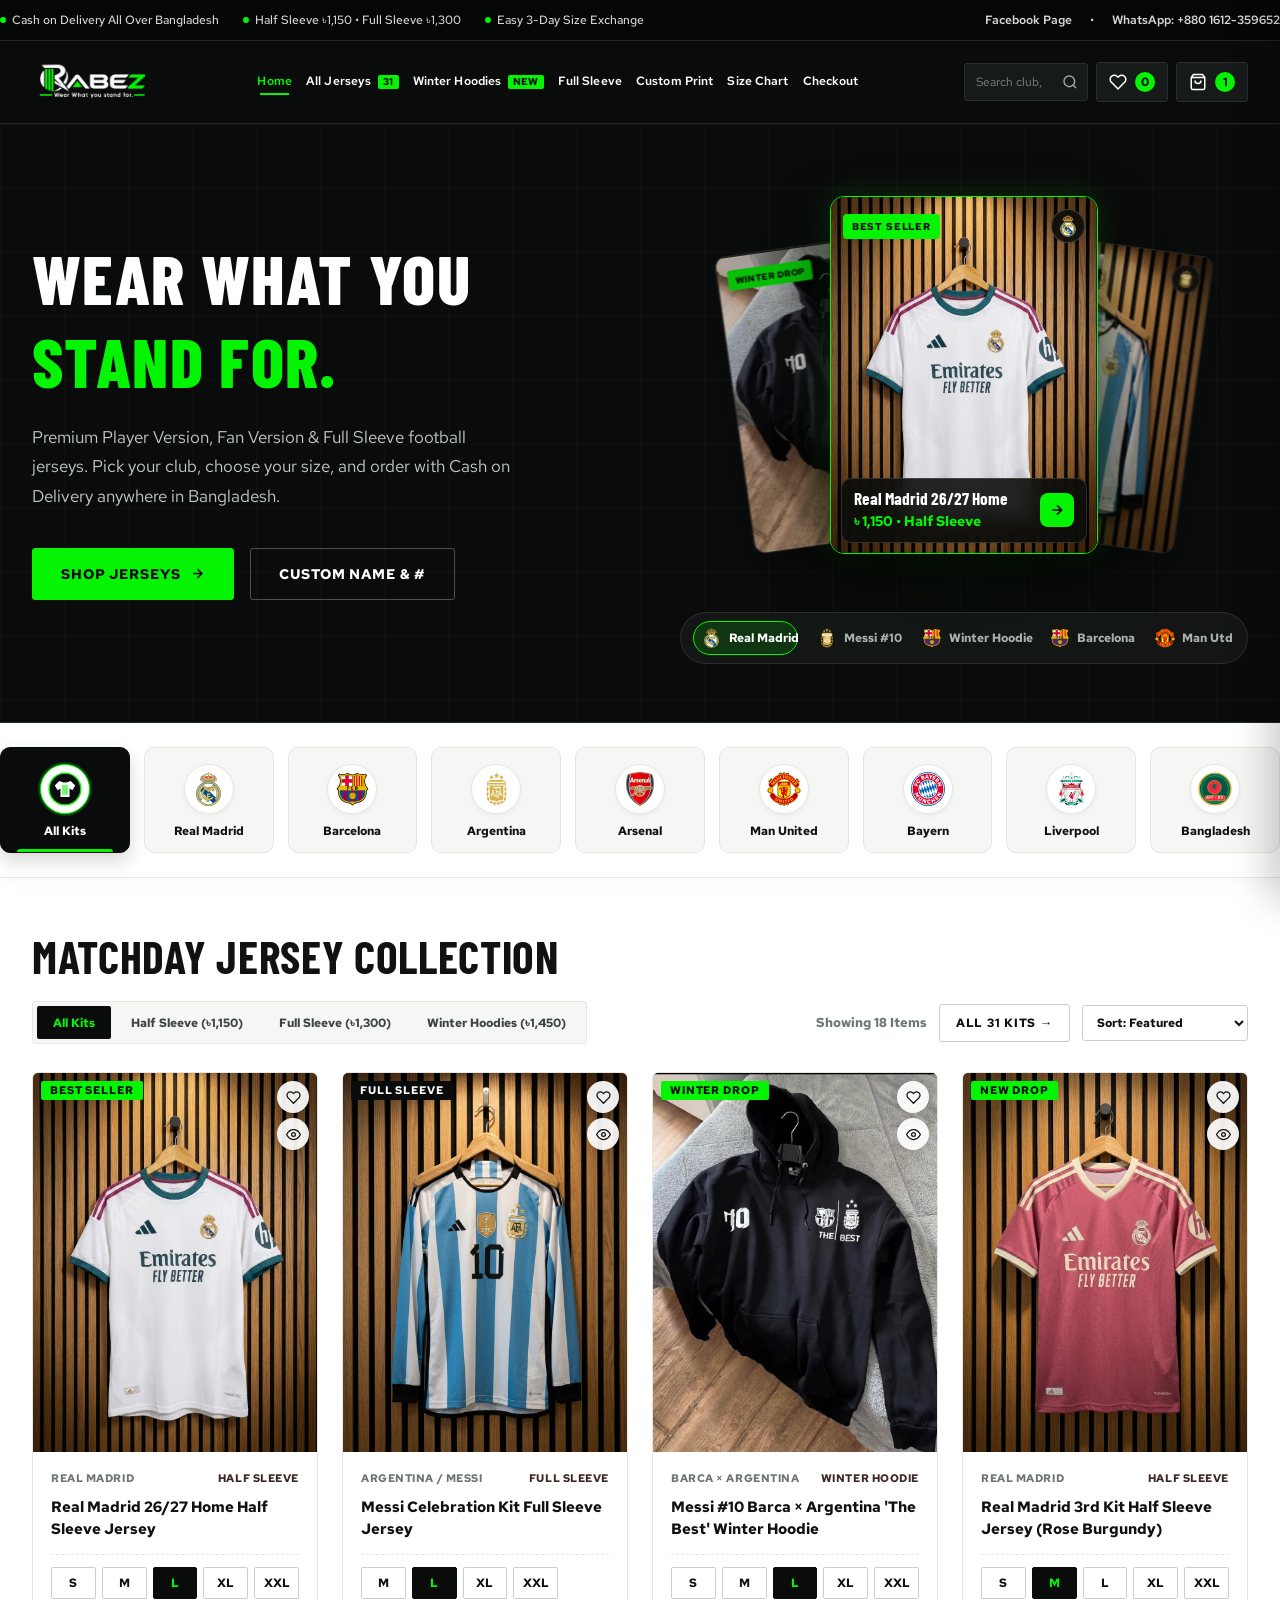
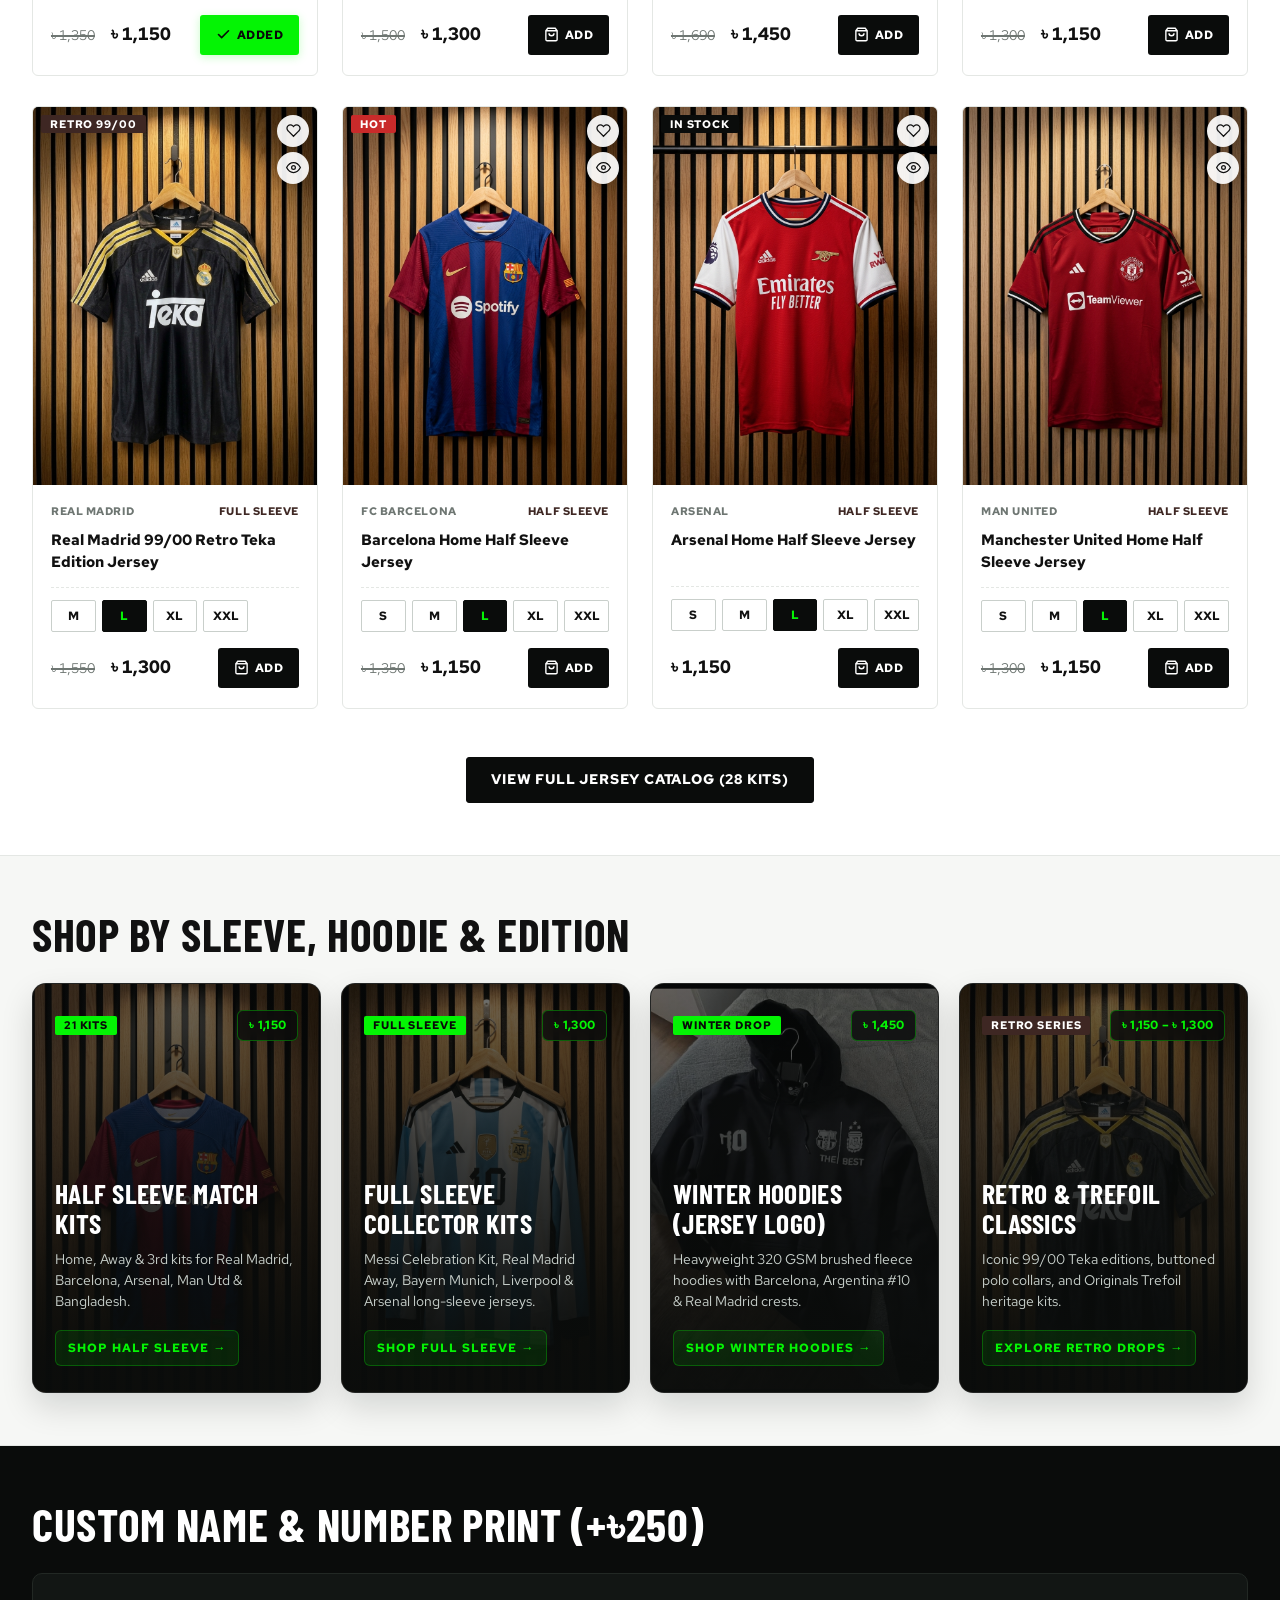
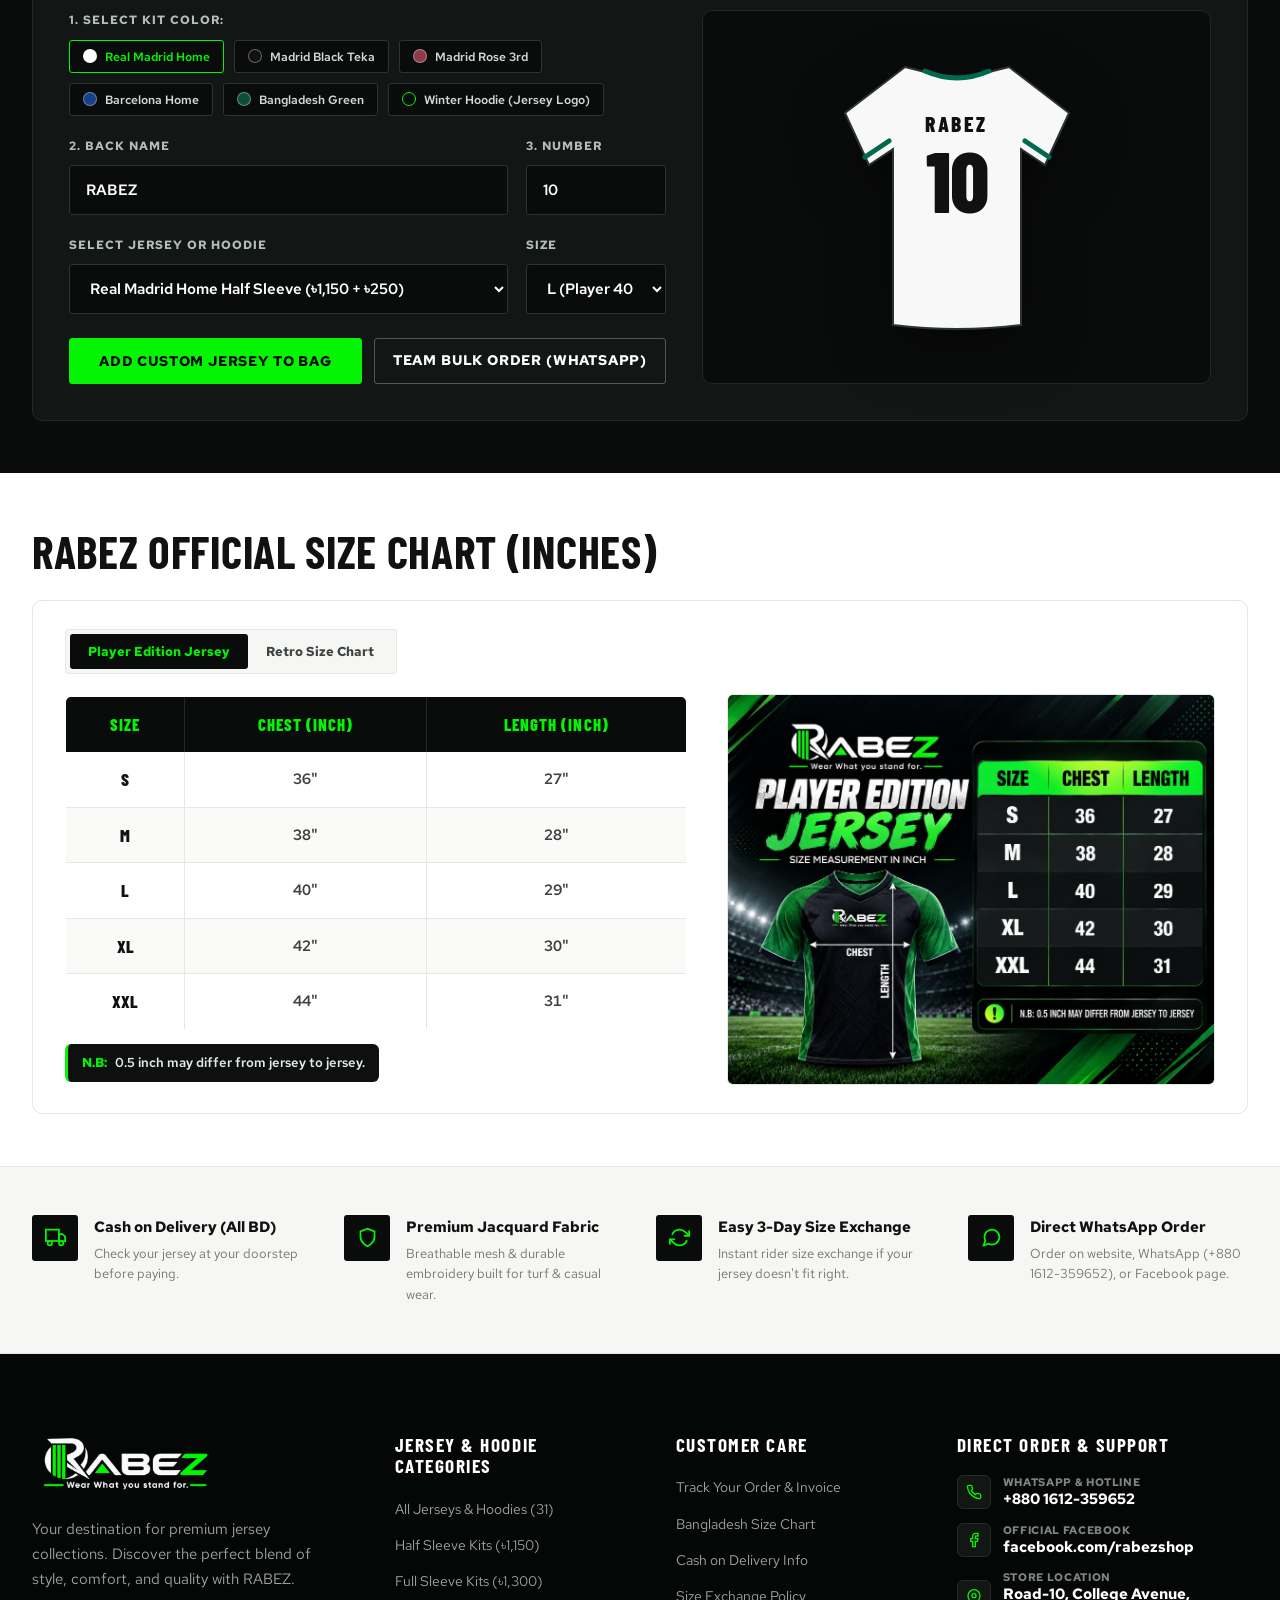
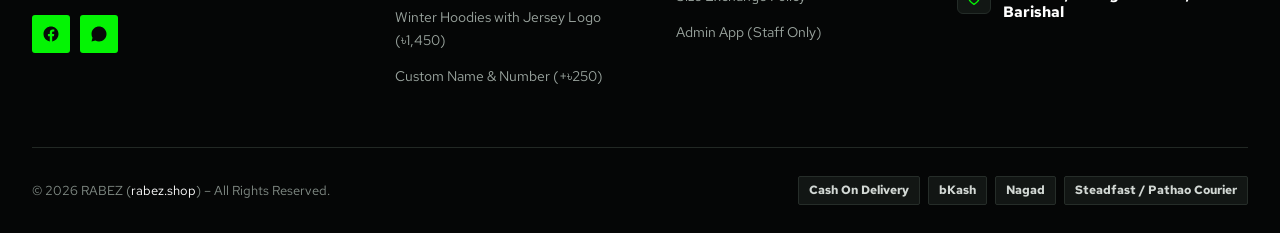
<file: html-design-backup/index.html>
<!DOCTYPE html>
<html lang="en">
<head>
  <meta charset="UTF-8">
  <meta name="viewport" content="width=device-width, initial-scale=1.0">
  <title>RABEZ – Football Jersey Store Bangladesh | Half Sleeve, Full Sleeve &amp; Retro Kits</title>
  <meta name="description" content="Buy Player Version, Fan Version, Full Sleeve, and Retro football jerseys in Bangladesh at RABEZ (rabez.shop). Real Madrid, Barcelona, Argentina, Arsenal, Man Utd &amp; Bangladesh kits with Cash on Delivery.">
  <meta name="keywords" content="football jersey bangladesh, jersey shop bd, rabez shop, real madrid jersey bd, barcelona jersey price in bd, full sleeve football jersey bd, player version jersey bangladesh, custom jersey print dhaka">
  <meta name="robots" content="index, follow, max-image-preview:large">
  <link rel="canonical" href="https://rabez.shop/">
  <link rel="icon" type="image/jpeg" href="assets/images/brand/rabez-emblem.jpg">
  <link rel="apple-touch-icon" href="assets/images/brand/rabez-emblem.jpg">

  <!-- Open Graph / Facebook Ads Meta Tags -->
  <meta property="og:type" content="website">
  <meta property="og:site_name" content="RABEZ">
  <meta property="og:locale" content="en_US">
  <meta property="og:url" content="https://rabez.shop/">
  <meta property="og:title" content="RABEZ – Wear What You Stand For | Official Football Jersey Store BD">
  <meta property="og:description" content="Half Sleeve (৳1,150) &amp; Full Sleeve (৳1,300) Club, National &amp; Retro Jerseys. Fast Cash on Delivery all over Bangladesh.">
  <meta property="og:image" content="https://rabez.shop/wp-content/uploads/2026/11/real-madrid-home-half-sleeve-jersey.jpg">

  <!-- Twitter Card -->
  <meta name="twitter:card" content="summary_large_image">
  <meta name="twitter:title" content="RABEZ – Football Jersey Store Bangladesh">
  <meta name="twitter:description" content="Shop Real Madrid, Barcelona, Messi, Arsenal, Man Utd &amp; Bangladesh jerseys with Cash on Delivery.">

  <!-- Google Fonts: Barlow Condensed + Red Hat Text -->
  <link rel="preconnect" href="https://fonts.googleapis.com">
  <link rel="preconnect" href="https://fonts.gstatic.com" crossorigin>
  <link href="https://fonts.googleapis.com/css2?family=Barlow+Condensed:wght@600;700;800&family=Red+Hat+Text:wght@400;500;600;700;800&display=swap" rel="stylesheet">

  <!-- Modular CSS Architecture -->
  <link rel="stylesheet" href="assets/css/01-variables.css">
  <link rel="stylesheet" href="assets/css/02-base-reset.css">
  <link rel="stylesheet" href="assets/css/03-components.css">
  <link rel="stylesheet" href="assets/css/components/header-navigation.css">
  <link rel="stylesheet" href="assets/css/components/hero-banner.css">
  <link rel="stylesheet" href="assets/css/components/club-filter-bar.css">
  <link rel="stylesheet" href="assets/css/components/product-grid.css">
  <link rel="stylesheet" href="assets/css/components/bento-collections.css">
  <link rel="stylesheet" href="assets/css/components/jersey-customizer.css">
  <link rel="stylesheet" href="assets/css/components/size-guide.css">
  <link rel="stylesheet" href="assets/css/components/single-product.css">
  <link rel="stylesheet" href="assets/css/components/cart-checkout.css">
  <link rel="stylesheet" href="assets/css/components/footer.css">

  <!-- SEO JSON-LD Schema: SportingGoodsStore + Product Catalog -->
  <script type="application/ld+json">
  {
    "@context": "https://schema.org",
    "@graph": [
      {
        "@type": "SportingGoodsStore",
        "@id": "https://rabez.shop/#organization",
        "name": "RABEZ",
        "slogan": "Wear What you stand for.",
        "url": "https://rabez.shop/",
        "logo": "https://rabez.shop/wp-content/uploads/2026/11/RABEZ-Neon-Logo-and-Slogan.png",
        "image": "https://rabez.shop/wp-content/uploads/2026/11/real-madrid-home-half-sleeve-jersey.jpg",
        "telephone": "+8801612359652",
        "priceRange": "৳1150 - ৳1550",
        "CurrenciesAccepted": "BDT",
        "paymentAccepted": "Cash on Delivery, bKash, Nagad",
        "areaServed": {
          "@type": "Country",
          "name": "Bangladesh"
        },
        "sameAs": [
          "https://www.facebook.com/rabezshop/"
        ]
      },
      {
        "@type": "ItemList",
        "name": "RABEZ Featured Football Jerseys",
        "itemListElement": [
          {
            "@type": "ListItem",
            "position": 1,
            "item": {
              "@type": "Product",
              "name": "Real Madrid 26/27 Home Half Sleeve Jersey",
              "sku": "RMA-HOME-HS",
              "image": "https://rabez.shop/wp-content/uploads/2026/11/real-madrid-home-half-sleeve-jersey.jpg",
              "offers": {
                "@type": "Offer",
                "priceCurrency": "BDT",
                "price": "1150",
                "availability": "https://schema.org/InStock",
                "url": "https://rabez.shop/product/real-madrid-home-half-sleeve-jersey/"
              }
            }
          },
          {
            "@type": "ListItem",
            "position": 2,
            "item": {
              "@type": "Product",
              "name": "Messi Celebration Kit Full Sleeve Jersey",
              "sku": "MESSI-CELEB-FS",
              "offers": {
                "@type": "Offer",
                "priceCurrency": "BDT",
                "price": "1300",
                "availability": "https://schema.org/InStock",
                "url": "https://rabez.shop/product/messi-celebration-kit-full-sleeve-jersey/"
              }
            }
          }
        ]
      }
    ]
  }
  </script>
</head>
<body class="rabez-storefront">

  <!-- ========================================================================
       WIDGET 01: TOP ANNOUNCEMENT & COD BAR (elementor-widget-rabez-topbar)
       ======================================================================== -->
  <div class="rabez-topbar">
    <div class="rabez-container rabez-topbar__inner">
      <div class="rabez-topbar__perks">
        <span class="rabez-topbar__perk">
          <span class="rabez-topbar__dot"></span>
          Cash on Delivery All Over Bangladesh
        </span>
        <span class="rabez-topbar__perk rabez-topbar__perk--hide-md">
          <span class="rabez-topbar__dot"></span>
          Half Sleeve ৳1,150 &bull; Full Sleeve ৳1,300
        </span>
        <span class="rabez-topbar__perk rabez-topbar__perk--hide-md">
          <span class="rabez-topbar__dot"></span>
          Easy 3-Day Size Exchange
        </span>
      </div>
      <div class="rabez-topbar__links">
        <a href="https://www.facebook.com/rabezshop/" target="_blank" rel="noopener">Facebook Page</a>
        <span>&bull;</span>
        <a href="https://api.whatsapp.com/send/?phone=8801612359652" target="_blank" rel="noopener">
          WhatsApp: +880 1612-359652
        </a>
      </div>
    </div>
  </div>

  <!-- ========================================================================
       WIDGET 02: MAIN STICKY HEADER (elementor-widget-rabez-header)
       ======================================================================== -->
  <header class="rabez-header" role="banner">
    <div class="rabez-container rabez-header__inner">
      <a href="index.html" class="rabez-logo" aria-label="RABEZ Official Jersey Store Home">
        <img src="assets/images/brand/rabez-neon-logo.png" alt="RABEZ - Wear What you stand for." width="210" height="70">
      </a>

      <nav class="rabez-nav js-main-nav" aria-label="Main Navigation">
        <a href="index.html" class="rabez-nav__link is-active">Home</a>
        <a href="shop.html" class="rabez-nav__link">All Jerseys <span class="rabez-nav__tag">31</span></a>
        <a href="#catalog" class="rabez-nav__link" onclick="document.querySelector('[data-sleeve=\'winter-hoodie\']')?.click()">Winter Hoodies <span class="rabez-nav__tag">NEW</span></a>
        <a href="#catalog" class="rabez-nav__link" onclick="document.querySelector('[data-sleeve=\'full-sleeve\']')?.click()">Full Sleeve</a>
        <a href="#custom-print" class="rabez-nav__link">Custom Print</a>
        <a href="#size-guide" class="rabez-nav__link">Size Chart</a>
        <a href="checkout.html" class="rabez-nav__link">Checkout</a>
      </nav>

      <div class="rabez-header__actions">
        <div class="rabez-header-search">
          <label for="header-search-input" class="screen-reader-text">Search football jerseys</label>
          <input type="search" id="header-search-input" class="rabez-header-search__input js-search-input" placeholder="Search club, kit, Messi...">
          <span class="rabez-header-search__btn" aria-hidden="true">
            <svg width="16" height="16" viewBox="0 0 24 24" fill="none" stroke="currentColor" stroke-width="2.2">
              <circle cx="11" cy="11" r="8"></circle>
              <line x1="21" y1="21" x2="16.65" y2="16.65"></line>
            </svg>
          </span>
        </div>

        <a href="#catalog" class="rabez-icon-btn" aria-label="Wishlist">
          <svg viewBox="0 0 24 24" fill="none" stroke="currentColor" stroke-width="2">
            <path d="M20.84 4.61a5.5 5.5 0 0 0-7.78 0L12 5.67l-1.06-1.06a5.5 5.5 0 0 0-7.78 7.78l1.06 1.06L12 21.23l7.78-7.78 1.06-1.06a5.5 5.5 0 0 0 0-7.78z"/>
          </svg>
          <span class="rabez-count-pill js-wishlist-count">0</span>
        </a>

        <button type="button" class="rabez-icon-btn js-open-cart-drawer" aria-label="Open Shopping Bag">
          <svg viewBox="0 0 24 24" fill="none" stroke="currentColor" stroke-width="2">
            <path d="M6 2L3 6v14a2 2 0 0 0 2 2h14a2 2 0 0 0 2-2V6l-3-4z"/>
            <line x1="3" y1="6" x2="21" y2="6"/>
            <path d="M16 10a4 4 0 0 1-8 0"/>
          </svg>
          <span class="rabez-cart-total-label js-cart-subtotal">৳ 1,150</span>
          <span class="rabez-count-pill js-cart-count">1</span>
        </button>

        <button type="button" class="rabez-mobile-toggle js-mobile-nav-toggle" aria-label="Toggle Menu" aria-expanded="false">
          <svg width="20" height="20" viewBox="0 0 24 24" fill="none" stroke="currentColor" stroke-width="2.2">
            <line x1="3" y1="6" x2="21" y2="6"></line>
            <line x1="3" y1="12" x2="21" y2="12"></line>
            <line x1="3" y1="18" x2="21" y2="18"></line>
          </svg>
        </button>
      </div>
    </div>
  </header>

  <main id="main-content">
    <!-- ======================================================================
         WIDGET 03: SPACIOUS HERO + INTERACTIVE 3-JERSEY FAN STAGE
         ====================================================================== -->
    <section class="rabez-hero">
      <div class="rabez-container rabez-hero__grid">
        <div class="rabez-hero__content">
          <h1 class="rabez-hero__title">
            Wear What You
            <span>Stand For.</span>
          </h1>
          <p class="rabez-hero__desc">
            Premium Player Version, Fan Version &amp; Full Sleeve football jerseys. Pick your club, choose your size, and order with Cash on Delivery anywhere in Bangladesh.
          </p>

          <div class="rabez-hero__cta-row">
            <a href="#catalog" class="rabez-btn rabez-btn--primary">
              Shop Jerseys
              <svg width="15" height="15" viewBox="0 0 24 24" fill="none" stroke="currentColor" stroke-width="2.5">
                <line x1="5" y1="12" x2="19" y2="12"></line>
                <polyline points="12 5 19 12 12 19"></polyline>
              </svg>
            </a>
            <a href="#custom-print" class="rabez-btn rabez-btn--outline-light">
              Custom Name &amp; #
            </a>
          </div>
        </div>

        <!-- Right Interactive 3-Jersey Fan Stage -->
        <div class="rabez-hero-stage js-hero-stage" aria-label="Interactive Matchday Kit Showcase">
          <div class="rabez-hero-stage__glow"></div>

          <div class="rabez-hero-deck">
            <!-- Card 0: Real Madrid (Center Active) -->
            <article class="rabez-hero-deck__card is-active js-hero-deck-card" data-index="0" data-product-id="1324">
              <div class="rabez-hero-deck__top">
                <span class="rabez-hero-deck__badge">Best Seller</span>
                <span class="rabez-hero-deck__crest">
                  <img src="assets/images/clubs/real-madrid.svg" alt="Real Madrid" width="24" height="24">
                </span>
              </div>
              <img src="assets/images/products/real-madrid-home-hs.jpg" alt="Real Madrid 26/27 Home Half Sleeve Jersey" class="rabez-hero-deck__img" fetchpriority="high" width="500" height="667">
              <div class="rabez-hero-deck__caption">
                <div class="rabez-hero-deck__meta">
                  <div class="rabez-hero-deck__title">Real Madrid 26/27 Home</div>
                  <div class="rabez-hero-deck__price">৳ 1,150 &bull; Half Sleeve</div>
                </div>
                <span class="rabez-hero-deck__action" aria-hidden="true">
                  <svg width="16" height="16" viewBox="0 0 24 24" fill="none" stroke="currentColor" stroke-width="2.5">
                    <line x1="5" y1="12" x2="19" y2="12"></line>
                    <polyline points="12 5 19 12 12 19"></polyline>
                  </svg>
                </span>
              </div>
            </article>

            <!-- Card 1: Messi Celebration (Right Fan) -->
            <article class="rabez-hero-deck__card is-next js-hero-deck-card" data-index="1" data-product-id="1411">
              <div class="rabez-hero-deck__top">
                <span class="rabez-hero-deck__badge">Full Sleeve</span>
                <span class="rabez-hero-deck__crest">
                  <img src="assets/images/clubs/argentina.svg" alt="Argentina AFA" width="24" height="24">
                </span>
              </div>
              <img src="assets/images/products/messi-celebration-fs.jpg" alt="Messi #10 Celebration Full Sleeve Jersey" class="rabez-hero-deck__img" width="500" height="667">
              <div class="rabez-hero-deck__caption">
                <div class="rabez-hero-deck__meta">
                  <div class="rabez-hero-deck__title">Messi #10 Collector Kit</div>
                  <div class="rabez-hero-deck__price">৳ 1,300 &bull; Full Sleeve</div>
                </div>
                <span class="rabez-hero-deck__action" aria-hidden="true">
                  <svg width="16" height="16" viewBox="0 0 24 24" fill="none" stroke="currentColor" stroke-width="2.5">
                    <line x1="5" y1="12" x2="19" y2="12"></line>
                    <polyline points="12 5 19 12 12 19"></polyline>
                  </svg>
                </span>
              </div>
            </article>

            <!-- Card 2: Man United (Hidden/Back) -->
            <article class="rabez-hero-deck__card js-hero-deck-card" data-index="2" data-product-id="1349">
              <div class="rabez-hero-deck__top">
                <span class="rabez-hero-deck__badge">Ready Stock</span>
                <span class="rabez-hero-deck__crest">
                  <img src="assets/images/clubs/man-utd.svg" alt="Manchester United" width="24" height="24">
                </span>
              </div>
              <img src="assets/images/products/man-utd-home-hs.jpg" alt="Manchester United Home Half Sleeve Jersey" class="rabez-hero-deck__img" width="500" height="667">
              <div class="rabez-hero-deck__caption">
                <div class="rabez-hero-deck__meta">
                  <div class="rabez-hero-deck__title">Man United Home Kit</div>
                  <div class="rabez-hero-deck__price">৳ 1,150 &bull; Half Sleeve</div>
                </div>
                <span class="rabez-hero-deck__action" aria-hidden="true">
                  <svg width="16" height="16" viewBox="0 0 24 24" fill="none" stroke="currentColor" stroke-width="2.5">
                    <line x1="5" y1="12" x2="19" y2="12"></line>
                    <polyline points="12 5 19 12 12 19"></polyline>
                  </svg>
                </span>
              </div>
            </article>

            <!-- Card 3: FC Barcelona (Hidden/Back) -->
            <article class="rabez-hero-deck__card js-hero-deck-card" data-index="3" data-product-id="1320">
              <div class="rabez-hero-deck__top">
                <span class="rabez-hero-deck__badge">Hot Drop</span>
                <span class="rabez-hero-deck__crest">
                  <img src="assets/images/clubs/barcelona.svg" alt="FC Barcelona" width="24" height="24">
                </span>
              </div>
              <img src="assets/images/products/barcelona-home-hs.jpg" alt="FC Barcelona Home Half Sleeve Jersey" class="rabez-hero-deck__img" width="500" height="667">
              <div class="rabez-hero-deck__caption">
                <div class="rabez-hero-deck__meta">
                  <div class="rabez-hero-deck__title">FC Barcelona Home Kit</div>
                  <div class="rabez-hero-deck__price">৳ 1,150 &bull; Half Sleeve</div>
                </div>
                <span class="rabez-hero-deck__action" aria-hidden="true">
                  <svg width="16" height="16" viewBox="0 0 24 24" fill="none" stroke="currentColor" stroke-width="2.5">
                    <line x1="5" y1="12" x2="19" y2="12"></line>
                    <polyline points="12 5 19 12 12 19"></polyline>
                  </svg>
                </span>
              </div>
            </article>

            <!-- Card 4: Winter Hoodie with Jersey Logo (Left Fan) -->
            <article class="rabez-hero-deck__card is-prev js-hero-deck-card" data-index="4" data-product-id="1501">
              <div class="rabez-hero-deck__top">
                <span class="rabez-hero-deck__badge">Winter Drop</span>
                <span class="rabez-hero-deck__crest">
                  <img src="assets/images/clubs/argentina.svg" alt="Barca x Argentina Hoodie" width="24" height="24">
                </span>
              </div>
              <img src="assets/images/products/messi-barca-arg-hoodie.jpg" alt="Messi #10 Barca x Argentina Winter Hoodie" class="rabez-hero-deck__img" width="500" height="667">
              <div class="rabez-hero-deck__caption">
                <div class="rabez-hero-deck__meta">
                  <div class="rabez-hero-deck__title">Messi #10 Winter Hoodie</div>
                  <div class="rabez-hero-deck__price">৳ 1,450 &bull; Jersey Crest</div>
                </div>
                <span class="rabez-hero-deck__action" aria-hidden="true">
                  <svg width="16" height="16" viewBox="0 0 24 24" fill="none" stroke="currentColor" stroke-width="2.5">
                    <line x1="5" y1="12" x2="19" y2="12"></line>
                    <polyline points="12 5 19 12 12 19"></polyline>
                  </svg>
                </span>
              </div>
            </article>
          </div>

          <!-- Club Crest Switcher Dock -->
          <div class="rabez-hero-dock" role="tablist" aria-label="Switch Spotlight Jersey">
            <button type="button" class="rabez-hero-dock__btn is-active js-hero-dock-btn" data-index="0">
              <img src="assets/images/clubs/real-madrid.svg" alt="Real Madrid" width="20" height="20">
              <span>Real Madrid</span>
            </button>
            <button type="button" class="rabez-hero-dock__btn js-hero-dock-btn" data-index="1">
              <img src="assets/images/clubs/argentina.svg" alt="Argentina" width="20" height="20">
              <span>Messi #10</span>
            </button>
            <button type="button" class="rabez-hero-dock__btn js-hero-dock-btn" data-index="4">
              <img src="assets/images/clubs/barcelona.svg" alt="Winter Hoodie" width="20" height="20">
              <span>Winter Hoodie</span>
            </button>
            <button type="button" class="rabez-hero-dock__btn js-hero-dock-btn" data-index="3">
              <img src="assets/images/clubs/barcelona.svg" alt="Barcelona" width="20" height="20">
              <span>Barcelona</span>
            </button>
            <button type="button" class="rabez-hero-dock__btn js-hero-dock-btn" data-index="2">
              <img src="assets/images/clubs/man-utd.svg" alt="Man United" width="20" height="20">
              <span>Man Utd</span>
            </button>
          </div>
        </div>
      </div>
    </section>

    <!-- ======================================================================
         WIDGET 04: CLUB & NATIONAL CREST FILTER BAR (elementor-widget-rabez-filter)
         Clean Crest + Club Name Cards (Swipeable on Mobile, 9-Col on Desktop)
         ====================================================================== -->
    <div id="catalog" class="rabez-filter-bar">
      <div class="rabez-container rabez-filter-bar__inner">
        <div class="rabez-club-pills" role="tablist" aria-label="Filter by Football Club or National Team">
          <button type="button" class="rabez-club-pill is-active js-club-filter" data-club="all">
            <span class="rabez-club-pill__logo">
              <img src="assets/images/clubs/all-kits.svg" alt="All Football Jerseys" width="36" height="36">
            </span>
            <span class="rabez-club-pill__name">All Kits</span>
          </button>

          <button type="button" class="rabez-club-pill js-club-filter" data-club="real-madrid">
            <span class="rabez-club-pill__logo">
              <img src="assets/images/clubs/real-madrid.svg" alt="Real Madrid Jersey" width="36" height="36">
            </span>
            <span class="rabez-club-pill__name">Real Madrid</span>
          </button>

          <button type="button" class="rabez-club-pill js-club-filter" data-club="barcelona">
            <span class="rabez-club-pill__logo">
              <img src="assets/images/clubs/barcelona.svg" alt="FC Barcelona Jersey" width="36" height="36">
            </span>
            <span class="rabez-club-pill__name">Barcelona</span>
          </button>

          <button type="button" class="rabez-club-pill js-club-filter" data-club="argentina">
            <span class="rabez-club-pill__logo">
              <img src="assets/images/clubs/argentina.svg" alt="Argentina Messi Jersey" width="36" height="36">
            </span>
            <span class="rabez-club-pill__name">Argentina</span>
          </button>

          <button type="button" class="rabez-club-pill js-club-filter" data-club="arsenal">
            <span class="rabez-club-pill__logo">
              <img src="assets/images/clubs/arsenal.svg" alt="Arsenal Jersey" width="36" height="36">
            </span>
            <span class="rabez-club-pill__name">Arsenal</span>
          </button>

          <button type="button" class="rabez-club-pill js-club-filter" data-club="man-utd">
            <span class="rabez-club-pill__logo">
              <img src="assets/images/clubs/man-utd.svg" alt="Manchester United Jersey" width="36" height="36">
            </span>
            <span class="rabez-club-pill__name">Man United</span>
          </button>

          <button type="button" class="rabez-club-pill js-club-filter" data-club="bayern">
            <span class="rabez-club-pill__logo">
              <img src="assets/images/clubs/bayern.svg" alt="Bayern Munich Jersey" width="36" height="36">
            </span>
            <span class="rabez-club-pill__name">Bayern</span>
          </button>

          <button type="button" class="rabez-club-pill js-club-filter" data-club="liverpool">
            <span class="rabez-club-pill__logo">
              <img src="assets/images/clubs/liverpool.svg" alt="Liverpool Jersey" width="36" height="36">
            </span>
            <span class="rabez-club-pill__name">Liverpool</span>
          </button>

          <button type="button" class="rabez-club-pill js-club-filter" data-club="bangladesh">
            <span class="rabez-club-pill__logo">
              <img src="assets/images/clubs/bangladesh.svg" alt="Bangladesh National Football Jersey" width="36" height="36">
            </span>
            <span class="rabez-club-pill__name">Bangladesh</span>
          </button>
        </div>
      </div>
    </div>

    <!-- ======================================================================
         WIDGET 05: WOOCOMMERCE JERSEY PRODUCT GRID (elementor-widget-rabez-products)
         ====================================================================== -->
    <section class="rabez-section rabez-section--sm woocommerce">
      <div class="rabez-container">
        <div class="rabez-section-head" style="margin-bottom: 20px;">
          <h2 class="rabez-section-title">Matchday Jersey Collection</h2>
        </div>

        <!-- Sleeve Switch, Result Count, All Jerseys Link & Price Sort (Single Unified Row) -->
        <div class="rabez-filter-controls">
          <div class="rabez-sleeve-switch" role="group" aria-label="Filter by Category & Sleeve">
            <button type="button" class="rabez-sleeve-btn is-active js-sleeve-filter" data-sleeve="all">All Kits</button>
            <button type="button" class="rabez-sleeve-btn js-sleeve-filter" data-sleeve="half-sleeve">Half Sleeve (৳1,150)</button>
            <button type="button" class="rabez-sleeve-btn js-sleeve-filter" data-sleeve="full-sleeve">Full Sleeve (৳1,300)</button>
            <button type="button" class="rabez-sleeve-btn js-sleeve-filter" data-sleeve="winter-hoodie">Winter Hoodies (৳1,450)</button>
          </div>

          <div style="display:flex; align-items:center; flex-wrap:wrap; gap:12px;">
            <span class="js-product-result-count" style="font-size:0.84rem; font-weight:700; color:#6E7672;">Showing 18 Items</span>
            <a href="shop.html" class="rabez-btn rabez-btn--outline rabez-btn--sm">All 31 Kits &rarr;</a>
            <label for="catalog-sort" class="screen-reader-text">Sort Jerseys</label>
            <select id="catalog-sort" class="rabez-sort-select js-sort-select">
              <option value="default">Sort: Featured</option>
              <option value="price-asc">Price: Low to High</option>
              <option value="price-desc">Price: High to Low</option>
            </select>
          </div>
        </div>

        <!-- WooCommerce Standard ul.products.columns-4 -->
        <ul class="products columns-4 js-rabez-product-grid" data-limit="8">
          <!-- Pre-rendered SEO Product Cards for Googlebot & Facebook Crawlers -->
          <li class="product type-product rabez-product-card" data-product-id="1324">
            <div class="rabez-product-card__media">
              <a href="product.html?id=1324">
                <img src="assets/images/products/real-madrid-home-hs.jpg" alt="Real Madrid 26/27 Home Half Sleeve Jersey Bangladesh" width="500" height="667">
              </a>
            </div>
            <div class="rabez-product-card__body">
              <h3 class="rabez-product-card__title"><a href="product.html?id=1324">Real Madrid 26/27 Home Half Sleeve Jersey</a></h3>
              <div class="price rabez-product-card__price">৳ 1,150</div>
            </div>
          </li>
          <li class="product type-product rabez-product-card" data-product-id="1411">
            <div class="rabez-product-card__media">
              <a href="product.html?id=1411">
                <img src="assets/images/products/messi-celebration-fs.jpg" alt="Messi Celebration Kit Full Sleeve Jersey Bangladesh" width="500" height="667" loading="lazy">
              </a>
            </div>
            <div class="rabez-product-card__body">
              <h3 class="rabez-product-card__title"><a href="product.html?id=1411">Messi Celebration Kit Full Sleeve Jersey</a></h3>
              <div class="price rabez-product-card__price">৳ 1,300</div>
            </div>
          </li>
          <li class="product type-product rabez-product-card" data-product-id="1320">
            <div class="rabez-product-card__media">
              <a href="product.html?id=1320">
                <img src="assets/images/products/barcelona-home-hs.jpg" alt="Barcelona Home Half Sleeve Jersey Bangladesh" width="500" height="667" loading="lazy">
              </a>
            </div>
            <div class="rabez-product-card__body">
              <h3 class="rabez-product-card__title"><a href="product.html?id=1320">Barcelona Home Half Sleeve Jersey</a></h3>
              <div class="price rabez-product-card__price">৳ 1,150</div>
            </div>
          </li>
          <li class="product type-product rabez-product-card" data-product-id="1384">
            <div class="rabez-product-card__media">
              <a href="product.html?id=1384">
                <img src="assets/images/products/bangladesh-home-hs.jpg" alt="Bangladesh BFF Home Half Sleeve Jersey" width="500" height="667" loading="lazy">
              </a>
            </div>
            <div class="rabez-product-card__body">
              <h3 class="rabez-product-card__title"><a href="product.html?id=1384">Bangladesh (BFF) Home Half Sleeve Jersey</a></h3>
              <div class="price rabez-product-card__price">৳ 1,150</div>
            </div>
          </li>
        </ul>

        <div style="text-align: center; margin-top: 48px;">
          <a href="shop.html" class="rabez-btn rabez-btn--dark">
            View Full Jersey Catalog (28 Kits)
          </a>
        </div>
      </div>
    </section>

    <!-- ======================================================================
         WIDGET 06: 4-CARD SLEEVE, WINTER HOODIE & EDITION BENTO SHOWCASE
         ====================================================================== -->
    <section class="rabez-section rabez-section--sm rabez-section--alt">
      <div class="rabez-container">
        <div class="rabez-section-head">
          <h2 class="rabez-section-title">Shop By Sleeve, Hoodie &amp; Edition</h2>
        </div>

        <div class="rabez-bento-grid">
          <article class="rabez-bento-card">
            <img src="assets/images/products/barcelona-home-hs.jpg" alt="Half Sleeve Club Football Jerseys" class="rabez-bento-card__bg" loading="lazy">
            <div class="rabez-bento-card__top">
              <span class="rabez-badge rabez-badge--neon">21 Kits</span>
              <span class="rabez-bento-card__price-pill">৳ 1,150</span>
            </div>
            <div class="rabez-bento-card__bottom">
              <h3 class="rabez-bento-card__title">Half Sleeve Match Kits</h3>
              <p class="rabez-bento-card__desc">
                Home, Away &amp; 3rd kits for Real Madrid, Barcelona, Arsenal, Man Utd &amp; Bangladesh.
              </p>
              <a href="#catalog" class="rabez-bento-card__link" onclick="document.querySelector('[data-sleeve=\'half-sleeve\']')?.click()">
                Shop Half Sleeve &rarr;
              </a>
            </div>
          </article>

          <article class="rabez-bento-card">
            <img src="assets/images/products/messi-celebration-fs.jpg" alt="Full Sleeve Collector Jerseys" class="rabez-bento-card__bg" loading="lazy">
            <div class="rabez-bento-card__top">
              <span class="rabez-badge rabez-badge--neon">Full Sleeve</span>
              <span class="rabez-bento-card__price-pill">৳ 1,300</span>
            </div>
            <div class="rabez-bento-card__bottom">
              <h3 class="rabez-bento-card__title">Full Sleeve Collector Kits</h3>
              <p class="rabez-bento-card__desc">
                Messi Celebration Kit, Real Madrid Away, Bayern Munich, Liverpool &amp; Arsenal long-sleeve jerseys.
              </p>
              <a href="#catalog" class="rabez-bento-card__link" onclick="document.querySelector('[data-sleeve=\'full-sleeve\']')?.click()">
                Shop Full Sleeve &rarr;
              </a>
            </div>
          </article>

          <article class="rabez-bento-card">
            <img src="assets/images/products/messi-barca-arg-hoodie.jpg" alt="Winter Hoodies with Football Jersey Crest Logo" class="rabez-bento-card__bg" loading="lazy">
            <div class="rabez-bento-card__top">
              <span class="rabez-badge rabez-badge--neon">Winter Drop</span>
              <span class="rabez-bento-card__price-pill">৳ 1,450</span>
            </div>
            <div class="rabez-bento-card__bottom">
              <h3 class="rabez-bento-card__title">Winter Hoodies (Jersey Logo)</h3>
              <p class="rabez-bento-card__desc">
                Heavyweight 320 GSM brushed fleece hoodies with Barcelona, Argentina #10 &amp; Real Madrid crests.
              </p>
              <a href="#catalog" class="rabez-bento-card__link" onclick="document.querySelector('[data-sleeve=\'winter-hoodie\']')?.click()">
                Shop Winter Hoodies &rarr;
              </a>
            </div>
          </article>

          <article class="rabez-bento-card">
            <img src="assets/images/products/real-madrid-away-fs.jpg" alt="Retro Vintage Football Jerseys" class="rabez-bento-card__bg" loading="lazy">
            <div class="rabez-bento-card__top">
              <span class="rabez-badge rabez-badge--retro">Retro Series</span>
              <span class="rabez-bento-card__price-pill">৳ 1,150 &ndash; ৳ 1,300</span>
            </div>
            <div class="rabez-bento-card__bottom">
              <h3 class="rabez-bento-card__title">Retro &amp; Trefoil Classics</h3>
              <p class="rabez-bento-card__desc">
                Iconic 99/00 Teka editions, buttoned polo collars, and Originals Trefoil heritage kits.
              </p>
              <a href="#catalog" class="rabez-bento-card__link" onclick="document.querySelector('[data-club=\'real-madrid\']')?.click()">
                Explore Retro Drops &rarr;
              </a>
            </div>
          </article>
        </div>
      </div>
    </section>

    <!-- ======================================================================
         WIDGET 07: LIVE CUSTOM NAME & NUMBER BACK PRINT PREVIEW
         (elementor-widget-rabez-customizer)
         ====================================================================== -->
    <section id="custom-print" class="rabez-section rabez-section--sm rabez-section--dark">
      <div class="rabez-container">
        <div class="rabez-section-head">
          <h2 class="rabez-section-title">Custom Name &amp; Number Print (+৳250)</h2>
        </div>

        <div class="rabez-customizer js-jersey-customizer">
          <div class="rabez-customizer__form">
            <div>
              <label style="display:block; font-size:0.78rem; font-weight:700; text-transform:uppercase; letter-spacing:0.08em; color:#B4BDB8; margin-bottom:10px;">
                1. Select Kit Color:
              </label>
              <div class="rabez-kit-color-options">
                <button type="button" class="rabez-kit-swatch is-active js-kit-theme-swatch"
                        data-bg="#F7F8F7" data-trim="#006A4E" data-text="#111111" data-product-id="1324">
                  <span class="rabez-kit-swatch__circle" style="background:#FFFFFF;"></span>
                  Real Madrid Home
                </button>
                <button type="button" class="rabez-kit-swatch js-kit-theme-swatch"
                        data-bg="#151817" data-trim="#E5C158" data-text="#F5D76E" data-product-id="1388">
                  <span class="rabez-kit-swatch__circle" style="background:#111111;"></span>
                  Madrid Black Teka
                </button>
                <button type="button" class="rabez-kit-swatch js-kit-theme-swatch"
                        data-bg="#8C3B4A" data-trim="#F3E5AB" data-text="#F3E5AB" data-product-id="1326">
                  <span class="rabez-kit-swatch__circle" style="background:#8C3B4A;"></span>
                  Madrid Rose 3rd
                </button>
                <button type="button" class="rabez-kit-swatch js-kit-theme-swatch"
                        data-bg="#173F8A" data-trim="#9B1B30" data-text="#F5C518" data-product-id="1320">
                  <span class="rabez-kit-swatch__circle" style="background:#173F8A;"></span>
                  Barcelona Home
                </button>
                <button type="button" class="rabez-kit-swatch js-kit-theme-swatch"
                        data-bg="#0B4F36" data-trim="#C92A2A" data-text="#FFFFFF" data-product-id="1384">
                  <span class="rabez-kit-swatch__circle" style="background:#0B4F36;"></span>
                  Bangladesh Green
                </button>
                <button type="button" class="rabez-kit-swatch js-kit-theme-swatch"
                        data-bg="#0A0C0B" data-trim="#04F404" data-text="#FFFFFF" data-product-id="1501">
                  <span class="rabez-kit-swatch__circle" style="background:#0A0C0B; border-color:#04F404;"></span>
                  Winter Hoodie (Jersey Logo)
                </button>
              </div>
            </div>

            <div class="rabez-field-row">
              <div class="rabez-field">
                <label for="cust-name">2. Back Name</label>
                <input type="text" id="cust-name" class="js-cust-name" maxlength="12" value="RABEZ" placeholder="e.g. BELLINGHAM">
              </div>
              <div class="rabez-field">
                <label for="cust-number">3. Number</label>
                <input type="text" id="cust-number" class="js-cust-number" maxlength="2" value="10" placeholder="10">
              </div>
            </div>

            <div class="rabez-field-row">
              <div class="rabez-field">
                <label for="cust-kit-select">Select Jersey or Hoodie</label>
                <select id="cust-kit-select" class="js-cust-kit">
                  <option value="1324">Real Madrid Home Half Sleeve (৳1,150 + ৳250)</option>
                  <option value="1501">Winter Hoodie with Club Crest &amp; # (৳1,450 + ৳250)</option>
                  <option value="1388">Real Madrid Retro Teka Full Sleeve (৳1,300 + ৳250)</option>
                  <option value="1326">Real Madrid 3rd Rose Half Sleeve (৳1,150 + ৳250)</option>
                  <option value="1320">Barcelona Home Half Sleeve (৳1,150 + ৳250)</option>
                  <option value="1411">Messi Celebration Full Sleeve (৳1,300 + ৳250)</option>
                  <option value="1384">Bangladesh (BFF) Home Jersey (৳1,150 + ৳250)</option>
                </select>
              </div>
              <div class="rabez-field">
                <label for="cust-size-select">Size</label>
                <select id="cust-size-select" class="js-cust-size">
                  <option value="S">S (Player 36" / Retro 38")</option>
                  <option value="M">M (Player 38" / Retro 40")</option>
                  <option value="L" selected>L (Player 40" / Retro 42")</option>
                  <option value="XL">XL (Player 42" / Retro 44")</option>
                  <option value="XXL">XXL (Player 44" / Retro 46")</option>
                </select>
              </div>
            </div>

            <div style="display:grid; grid-template-columns: repeat(auto-fit, minmax(210px, 1fr)); gap:12px; padding-top:4px;">
              <button type="button" class="rabez-btn rabez-btn--primary rabez-btn--full js-add-custom-kit">
                Add Custom Jersey to Bag
              </button>
              <a href="https://api.whatsapp.com/send/?phone=8801612359652&text=%E0%A6%86%E0%A6%B8%E0%A6%B8%E0%A6%BE%E0%A6%B2%E0%A6%BE%E0%A6%AE%E0%A7%81+%E0%A6%86%E0%A6%B2%E0%A6%BE%E0%A6%87%E0%A6%95%E0%A7%81%E0%A6%AE+RABEZ%2C+%E0%A6%86%E0%A6%AE%E0%A6%BE%E0%A6%A6%E0%A7%87%E0%A6%B0+%E0%A6%9F%E0%A6%BF%E0%A6%AE%E0%A7%87%E0%A6%B0+%E0%A6%9C%E0%A6%A8%E0%A7%8D%E0%A6%AF+%E0%A6%95%E0%A6%BE%E0%A6%B8%E0%A7%8D%E0%A6%9F%E0%A6%AE+%E0%A6%A8%E0%A6%BE%E0%A6%AE+%E0%A6%93+%E0%A6%A8%E0%A6%BE%E0%A6%AE%E0%A7%8D%E0%A6%AC%E0%A6%BE%E0%A6%B0+%E0%A6%B8%E0%A6%B9+%E0%A6%9C%E0%A6%BE%E0%A6%B0%E0%A7%8D%E0%A6%B8%E0%A6%BF+%E0%A6%85%E0%A6%B0%E0%A7%8D%E0%A6%A1%E0%A6%BE%E0%A6%B0+%E0%A6%95%E0%A6%B0%E0%A6%A4%E0%A7%87+%E0%A6%9A%E0%A6%BE%E0%A6%87%E0%A5%A4"
                 target="_blank" rel="noopener" class="rabez-btn rabez-btn--outline-light rabez-btn--full">
                Team Bulk Order (WhatsApp)
              </a>
            </div>
          </div>

          <div class="rabez-jersey-preview-stage">
            <div class="rabez-jersey-svg-wrap">
              <svg viewBox="0 0 260 300" xmlns="http://www.w3.org/2000/svg" aria-hidden="true">
                <path class="js-svg-jersey-body"
                      d="M78 20 L102 26 Q130 34 158 26 L182 20 L242 66 L218 118 L194 102 L194 278 Q130 286 66 278 L66 102 L42 118 L18 66 Z"
                      fill="#F7F8F7" stroke="#2C3430" stroke-width="2"/>
                <path class="js-svg-jersey-trim"
                      d="M98 24 Q130 38 162 24 M38 110 L62 94 M222 110 L198 94"
                      fill="none" stroke="#006A4E" stroke-width="5" stroke-linecap="round"/>
              </svg>
              <div class="rabez-jersey-back-overlay">
                <div class="rabez-jersey-back-name js-preview-name" style="color:#111111;">RABEZ</div>
                <div class="rabez-jersey-back-num js-preview-num" style="color:#111111;">10</div>
              </div>
            </div>
          </div>
        </div>
      </div>
    </section>

    <!-- ======================================================================
         WIDGET 08: OFFICIAL RABEZ SIZE CHART (Player Edition & Retro)
         ====================================================================== -->
    <section id="size-guide" class="rabez-section rabez-section--sm">
      <div class="rabez-container">
        <div class="rabez-section-head">
          <h2 class="rabez-section-title">RABEZ Official Size Chart (Inches)</h2>
        </div>

        <div class="rabez-size-guide-box js-size-guide">
          <div class="rabez-size-guide-head">
            <div class="rabez-fit-tabs" role="tablist">
              <button type="button" class="rabez-fit-tab is-active js-fit-tab" data-fit="player">
                Player Edition Jersey
              </button>
              <button type="button" class="rabez-fit-tab js-fit-tab" data-fit="retro">
                Retro Size Chart
              </button>
            </div>
          </div>

          <!-- Panel 1: Player Edition Jersey (Chest 36-44, Length 27-31) -->
          <div class="js-fit-panel" data-fit-panel="player">
            <div class="rabez-size-panel-grid">
              <div>
                <div class="rabez-size-table-wrap">
                  <table class="rabez-size-table">
                    <thead>
                      <tr>
                        <th>Size</th>
                        <th>Chest (Inch)</th>
                        <th>Length (Inch)</th>
                      </tr>
                    </thead>
                    <tbody>
                      <tr>
                        <td><strong>S</strong></td>
                        <td>36"</td>
                        <td>27"</td>
                      </tr>
                      <tr>
                        <td><strong>M</strong></td>
                        <td>38"</td>
                        <td>28"</td>
                      </tr>
                      <tr>
                        <td><strong>L</strong></td>
                        <td>40"</td>
                        <td>29"</td>
                      </tr>
                      <tr>
                        <td><strong>XL</strong></td>
                        <td>42"</td>
                        <td>30"</td>
                      </tr>
                      <tr>
                        <td><strong>XXL</strong></td>
                        <td>44"</td>
                        <td>31"</td>
                      </tr>
                    </tbody>
                  </table>
                </div>
                <div class="rabez-size-note">
                  <strong>N.B:</strong> 0.5 inch may differ from jersey to jersey.
                </div>
              </div>

              <div class="rabez-size-visual">
                <img src="assets/images/brand/rabez-player-size-chart.jpg" alt="RABEZ Player Edition Jersey Size Chart (Chest 36-44, Length 27-31)" width="600" height="480">
              </div>
            </div>
          </div>

          <!-- Panel 2: Retro Size Chart (Chest 38-46, Length 27-31) -->
          <div class="js-fit-panel" data-fit-panel="retro" style="display:none;">
            <div class="rabez-size-panel-grid">
              <div>
                <div class="rabez-size-table-wrap">
                  <table class="rabez-size-table">
                    <thead>
                      <tr>
                        <th>Size</th>
                        <th>Length (Inch)</th>
                        <th>Chest (Inch)</th>
                      </tr>
                    </thead>
                    <tbody>
                      <tr>
                        <td><strong>S</strong></td>
                        <td>27"</td>
                        <td>38"</td>
                      </tr>
                      <tr>
                        <td><strong>M</strong></td>
                        <td>28"</td>
                        <td>40"</td>
                      </tr>
                      <tr>
                        <td><strong>L</strong></td>
                        <td>29"</td>
                        <td>42"</td>
                      </tr>
                      <tr>
                        <td><strong>XL</strong></td>
                        <td>30"</td>
                        <td>44"</td>
                      </tr>
                      <tr>
                        <td><strong>XXL</strong></td>
                        <td>31"</td>
                        <td>46"</td>
                      </tr>
                    </tbody>
                  </table>
                </div>
                <div class="rabez-size-note">
                  <strong>**</strong> The measurement may vary 0.5&ndash;0 inch from jersey to jersey.
                </div>
              </div>

              <div class="rabez-size-visual">
                <img src="assets/images/brand/rabez-retro-size-chart.jpg" alt="RABEZ Retro Jersey Size Chart (Length 27-31, Chest 38-46)" loading="lazy" width="600" height="600">
              </div>
            </div>
          </div>
        </div>
      </div>
    </section>

    <!-- ======================================================================
         WIDGET 09: TRUST & DELIVERY GUARANTEES (elementor-widget-rabez-trust)
         ====================================================================== -->
    <section class="rabez-trust-strip">
      <div class="rabez-container rabez-trust-grid">
        <div class="rabez-trust-item">
          <div class="rabez-trust-icon">
            <svg viewBox="0 0 24 24" fill="none" stroke="currentColor" stroke-width="2">
              <rect x="1" y="3" width="15" height="13"></rect>
              <polygon points="16 8 20 8 23 11 23 16 16 16 16 8"></polygon>
              <circle cx="5.5" cy="18.5" r="2.5"></circle>
              <circle cx="18.5" cy="18.5" r="2.5"></circle>
            </svg>
          </div>
          <div>
            <div class="rabez-trust-title">Cash on Delivery (All BD)</div>
            <div class="rabez-trust-desc">Check your jersey at your doorstep before paying.</div>
          </div>
        </div>

        <div class="rabez-trust-item">
          <div class="rabez-trust-icon">
            <svg viewBox="0 0 24 24" fill="none" stroke="currentColor" stroke-width="2">
              <path d="M12 22s8-4 8-10V5l-8-3-8 3v7c0 6 8 10 8 10z"></path>
            </svg>
          </div>
          <div>
            <div class="rabez-trust-title">Premium Jacquard Fabric</div>
            <div class="rabez-trust-desc">Breathable mesh &amp; durable embroidery built for turf &amp; casual wear.</div>
          </div>
        </div>

        <div class="rabez-trust-item">
          <div class="rabez-trust-icon">
            <svg viewBox="0 0 24 24" fill="none" stroke="currentColor" stroke-width="2">
              <polyline points="23 4 23 10 17 10"></polyline>
              <polyline points="1 20 1 14 7 14"></polyline>
              <path d="M3.51 9a9 9 0 0 1 14.85-3.36L23 10M1 14l4.64 4.36A9 9 0 0 0 20.49 15"></path>
            </svg>
          </div>
          <div>
            <div class="rabez-trust-title">Easy 3-Day Size Exchange</div>
            <div class="rabez-trust-desc">Instant rider size exchange if your jersey doesn't fit right.</div>
          </div>
        </div>

        <div class="rabez-trust-item">
          <div class="rabez-trust-icon">
            <svg viewBox="0 0 24 24" fill="none" stroke="currentColor" stroke-width="2">
              <path d="M21 11.5a8.38 8.38 0 0 1-.9 3.8 8.5 8.5 0 0 1-7.6 4.7 8.38 8.38 0 0 1-3.8-.9L3 21l1.9-5.7a8.38 8.38 0 0 1-.9-3.8 8.5 8.5 0 0 1 4.7-7.6 8.38 8.38 0 0 1 3.8-.9h.5a8.48 8.48 0 0 1 8 8v.5z"></path>
            </svg>
          </div>
          <div>
            <div class="rabez-trust-title">Direct WhatsApp Order</div>
            <div class="rabez-trust-desc">Order on website, WhatsApp (+880 1612-359652), or Facebook page.</div>
          </div>
        </div>
      </div>
    </section>
  </main>

  <!-- ========================================================================
       WIDGET 10: PITCH-BLACK BRAND FOOTER (elementor-widget-rabez-footer)
       ======================================================================== -->
  <footer class="rabez-footer" role="contentinfo">
    <div class="rabez-container">
      <div class="rabez-footer__grid">
        <div>
          <img src="assets/images/brand/rabez-neon-logo.png" alt="RABEZ - Wear What you stand for." class="rabez-footer__logo" width="220" height="73" loading="lazy">
          <p class="rabez-footer__bio">
            Your destination for premium jersey collections. Discover the perfect blend of style, comfort, and quality with RABEZ.
          </p>
          <div class="rabez-social-links">
            <a href="https://www.facebook.com/rabezshop/" target="_blank" rel="noopener" class="rabez-social-link" aria-label="RABEZ Facebook Page">
              <svg viewBox="0 0 24 24" fill="currentColor">
                <path d="M12 2C6.5 2 2 6.5 2 12c0 5 3.7 9.1 8.4 9.9v-7H7.9V12h2.5V9.8c0-2.5 1.5-3.9 3.8-3.9 1.1 0 2.2.2 2.2.2v2.5h-1.3c-1.2 0-1.6.8-1.6 1.6V12h2.8l-.4 2.9h-2.3v7C18.3 21.1 22 17 22 12c0-5.5-4.5-10-10-10z"/>
              </svg>
            </a>
            <a href="https://api.whatsapp.com/send/?phone=8801612359652" target="_blank" rel="noopener" class="rabez-social-link" aria-label="RABEZ WhatsApp">
              <svg viewBox="0 0 24 24" fill="currentColor">
                <path d="M12.012 2c-5.506 0-9.989 4.478-9.99 9.984a9.964 9.964 0 0 0 1.333 4.993L2 22l5.233-1.237a9.994 9.994 0 0 0 4.779 1.217h.004c5.505 0 9.985-4.48 9.988-9.984 0-2.669-1.037-5.178-2.922-7.066C17.19 3.04 14.684 2 12.012 2z"/>
              </svg>
            </a>
          </div>
        </div>

        <div>
          <h3 class="rabez-footer__heading">Jersey &amp; Hoodie Categories</h3>
          <ul class="rabez-footer__links">
            <li><a href="shop.html">All Jerseys &amp; Hoodies (31)</a></li>
            <li><a href="shop.html?sleeve=half-sleeve">Half Sleeve Kits (৳1,150)</a></li>
            <li><a href="shop.html?sleeve=full-sleeve">Full Sleeve Kits (৳1,300)</a></li>
            <li><a href="shop.html?sleeve=winter-hoodie">Winter Hoodies with Jersey Logo (৳1,450)</a></li>
            <li><a href="#custom-print">Custom Name &amp; Number (+৳250)</a></li>
          </ul>
        </div>

        <div>
          <h3 class="rabez-footer__heading">Customer Care</h3>
          <ul class="rabez-footer__links">
            <li><a href="track-order.html">Track Your Order &amp; Invoice</a></li>
            <li><a href="#size-guide">Bangladesh Size Chart</a></li>
            <li><a href="checkout.html">Cash on Delivery Info</a></li>
            <li><a href="checkout.html">Size Exchange Policy</a></li>
            <li><a href="admin.html">Admin App (Staff Only)</a></li>
          </ul>
        </div>

        <div>
          <h3 class="rabez-footer__heading">Direct Order &amp; Support</h3>
          <ul class="rabez-footer__contact-list">
            <li class="rabez-footer__contact-item">
              <span class="rabez-footer__contact-icon" aria-hidden="true">
                <svg viewBox="0 0 24 24" fill="none" stroke="currentColor" stroke-width="2">
                  <path d="M22 16.92v3a2 2 0 0 1-2.18 2 19.79 19.79 0 0 1-8.63-3.07 19.5 19.5 0 0 1-6-6 19.79 19.79 0 0 1-3.07-8.67A2 2 0 0 1 4.11 2h3a2 2 0 0 1 2 1.72 12.84 12.84 0 0 0 .7 2.81 2 2 0 0 1-.45 2.11L8.09 9.91a16 16 0 0 0 6 6l1.27-1.27a2 2 0 0 1 2.11-.45 12.84 12.84 0 0 0 2.81.7A2 2 0 0 1 22 16.92z"></path>
                </svg>
              </span>
              <div class="rabez-footer__contact-text">
                <span class="rabez-footer__contact-label">WhatsApp &amp; Hotline</span>
                <a href="https://api.whatsapp.com/send/?phone=8801612359652" target="_blank" rel="noopener" class="rabez-footer__contact-val">+880 1612-359652</a>
              </div>
            </li>

            <li class="rabez-footer__contact-item">
              <span class="rabez-footer__contact-icon" aria-hidden="true">
                <svg viewBox="0 0 24 24" fill="none" stroke="currentColor" stroke-width="2">
                  <path d="M18 2h-3a5 5 0 0 0-5 5v3H7v4h3v8h4v-8h3l1-4h-4V7a1 1 0 0 1 1-1h3z"></path>
                </svg>
              </span>
              <div class="rabez-footer__contact-text">
                <span class="rabez-footer__contact-label">Official Facebook</span>
                <a href="https://www.facebook.com/rabezshop/" target="_blank" rel="noopener" class="rabez-footer__contact-val">facebook.com/rabezshop</a>
              </div>
            </li>

            <li class="rabez-footer__contact-item">
              <span class="rabez-footer__contact-icon" aria-hidden="true">
                <svg viewBox="0 0 24 24" fill="none" stroke="currentColor" stroke-width="2">
                  <path d="M21 10c0 7-9 13-9 13s-9-6-9-13a9 9 0 0 1 18 0z"></path>
                  <circle cx="12" cy="10" r="3"></circle>
                </svg>
              </span>
              <div class="rabez-footer__contact-text">
                <span class="rabez-footer__contact-label">Store Location</span>
                <span class="rabez-footer__contact-val">Road-10, College Avenue, Barishal</span>
              </div>
            </li>
          </ul>
        </div>
      </div>

      <div class="rabez-footer__bottom">
        <p>&copy; 2026 RABEZ (<a href="https://rabez.shop/" style="color:#FFFFFF;">rabez.shop</a>) &ndash; All Rights Reserved.</p>
        <div class="rabez-payment-pills">
          <span class="rabez-pay-pill">Cash On Delivery</span>
          <span class="rabez-pay-pill">bKash</span>
          <span class="rabez-pay-pill">Nagad</span>
          <span class="rabez-pay-pill">Steadfast / Pathao Courier</span>
        </div>
      </div>
    </div>
  </footer>

  <!-- Mobile Sticky Bottom Conversion Bar (For Facebook Ad Mobile Shoppers) -->
  <nav class="rabez-mobile-bar" aria-label="Mobile Quick Actions">
    <a href="#catalog" class="rabez-mobile-bar__btn">Jerseys</a>
    <a href="https://api.whatsapp.com/send/?phone=8801612359652" target="_blank" rel="noopener" class="rabez-mobile-bar__btn">WhatsApp</a>
    <button type="button" class="rabez-mobile-bar__btn rabez-mobile-bar__btn--primary js-open-cart-drawer">
      Bag (<span class="js-cart-count">1</span>) &bull; <span class="js-cart-subtotal">৳ 1,150</span>
    </button>
  </nav>

  <!-- ========================================================================
       WOOCOMMERCE MINI-CART OFFCANVAS DRAWER & QUICK VIEW MODAL
       ======================================================================== -->
  <div class="rabez-drawer-backdrop js-cart-backdrop"></div>
  <aside class="rabez-cart-drawer js-cart-drawer" aria-label="Shopping Bag">
    <div class="rabez-cart-drawer__head">
      <div class="rabez-cart-drawer__title">
        <span>Your Jersey Bag</span>
        <span class="rabez-count-pill js-cart-count">1</span>
      </div>
      <button type="button" class="rabez-cart-drawer__close js-close-cart-drawer" aria-label="Close bag">&#10005;</button>
    </div>
    <div class="rabez-cart-drawer__body widget_shopping_cart_content js-cart-drawer-items"></div>
    <div class="rabez-cart-drawer__foot">
      <div class="rabez-cart-subtotal">
        <span>Subtotal:</span>
        <span class="js-cart-subtotal">৳ 1,150</span>
      </div>
      <div class="rabez-cart-actions">
        <a href="checkout.html" class="rabez-btn rabez-btn--primary rabez-btn--full">
          Proceed to COD Checkout
        </a>
        <button type="button" class="rabez-btn rabez-btn--dark rabez-btn--full js-whatsapp-checkout">
          Order Instantly on WhatsApp
        </button>
      </div>
    </div>
  </aside>

  <!-- Quick View Modal -->
  <div class="rabez-modal-backdrop js-quickview-backdrop" role="dialog" aria-modal="true" aria-label="Product Quick View">
    <div class="rabez-modal">
      <button type="button" class="rabez-modal__close js-close-quickview" aria-label="Close Quick View">&#10005;</button>
      <div class="js-quickview-content"></div>
    </div>
  </div>

  <!-- Scripts -->
  <script src="assets/js/analytics.js"></script>
  <script src="assets/js/products-data.js"></script>
  <script src="assets/js/cart.js"></script>
  <script src="assets/js/app.js"></script>
</body>
</html>
</file>
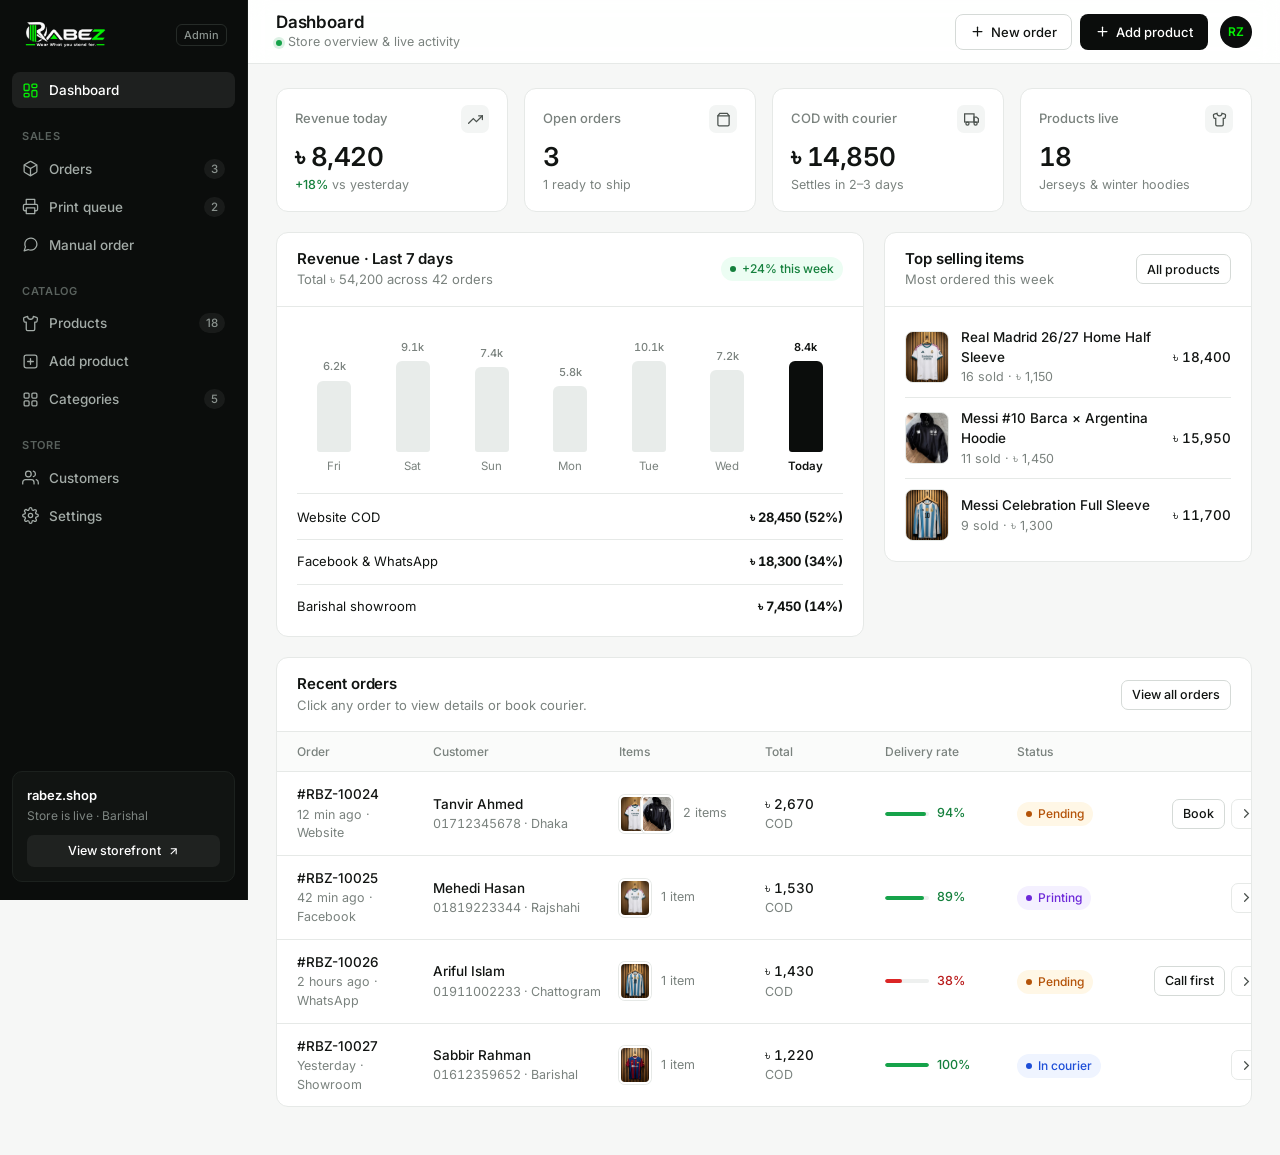
<file: admin.html>
<!DOCTYPE html>
<html lang="en">
<head>
  <meta charset="UTF-8">
  <meta name="viewport" content="width=device-width, initial-scale=1.0">
  <title>RABEZ Admin – Dashboard</title>
  <meta name="robots" content="noindex, nofollow">
  <meta name="theme-color" content="#0B0D0C">
  <link rel="icon" type="image/jpeg" href="assets/images/brand/rabez-emblem.jpg">
  <link rel="apple-touch-icon" href="assets/images/brand/rabez-emblem.jpg">
  <link rel="preconnect" href="https://fonts.googleapis.com">
  <link rel="preconnect" href="https://fonts.gstatic.com" crossorigin>
  <link href="https://fonts.googleapis.com/css2?family=Inter:wght@400;500;600;700&family=Barlow+Condensed:wght@700&display=swap" rel="stylesheet">

  <link rel="stylesheet" href="assets/css/01-variables.css">
  <link rel="stylesheet" href="assets/css/02-base-reset.css">

  <style>
    /* ==========================================================================
       RABEZ ADMIN — Clean Modern Dashboard
       Inter typeface • Sentence case • Neutral surfaces • Neon used only as accent
       ========================================================================== */
    :root {
      --adm-bg: #F6F7F6;
      --adm-surface: #FFFFFF;
      --adm-subtle: #FAFBFA;
      --adm-border: #E6E9E7;
      --adm-border-strong: #D5DAD7;
      --adm-text: #111412;
      --adm-text-2: #4B524E;
      --adm-muted: #7A827E;
      --adm-ink: #0B0D0C;
      --adm-brand: #04F404;
      --adm-radius: 12px;
    }

    body.adm {
      font-family: "Inter", system-ui, -apple-system, "Segoe UI", sans-serif;
      font-size: 14px;
      line-height: 1.5;
      background: var(--adm-bg);
      color: var(--adm-text);
      -webkit-font-smoothing: antialiased;
    }

    .adm h1, .adm h2, .adm h3, .adm h4 {
      font-family: inherit;
      text-transform: none;
      letter-spacing: -0.01em;
      line-height: 1.3;
      font-weight: 600;
      color: var(--adm-text);
    }

    .num { font-variant-numeric: tabular-nums; }

    /* ---------- Layout ---------- */
    .adm-layout {
      display: grid;
      grid-template-columns: 248px minmax(0, 1fr);
      min-height: 100vh;
    }

    /* ---------- Sidebar ---------- */
    .adm-sidebar {
      position: sticky;
      top: 0;
      height: 100vh;
      display: flex;
      flex-direction: column;
      background: var(--adm-ink);
      border-right: 1px solid #161A18;
      padding: 18px 12px;
      overflow-y: auto;
    }

    .adm-brand {
      display: flex;
      align-items: center;
      justify-content: space-between;
      padding: 2px 8px 16px;
    }

    .adm-brand img { height: 30px; width: auto; }

    .adm-brand__tag {
      font-size: 11px;
      font-weight: 500;
      color: #8B938F;
      border: 1px solid #262B28;
      border-radius: 6px;
      padding: 2px 7px;
    }

    .adm-nav-group { margin-top: 18px; }

    .adm-nav-label {
      font-size: 11px;
      font-weight: 600;
      letter-spacing: 0.06em;
      text-transform: uppercase;
      color: #59615D;
      padding: 0 10px 6px;
    }

    .adm-nav-item {
      display: flex;
      align-items: center;
      gap: 10px;
      width: 100%;
      height: 36px;
      padding: 0 10px;
      margin-bottom: 2px;
      border-radius: 8px;
      color: #A3ABA7;
      font-size: 13.5px;
      font-weight: 500;
      text-align: left;
      transition: background 0.15s ease, color 0.15s ease;
    }

    .adm-nav-item svg { width: 17px; height: 17px; flex-shrink: 0; }
    .adm-nav-item:hover { background: rgba(255, 255, 255, 0.04); color: #FFFFFF; }
    .adm-nav-item.is-active { background: rgba(255, 255, 255, 0.08); color: #FFFFFF; }
    .adm-nav-item.is-active svg { color: var(--adm-brand); }

    .adm-nav-count {
      margin-left: auto;
      font-size: 11.5px;
      font-weight: 500;
      color: #8B938F;
      background: rgba(255, 255, 255, 0.06);
      padding: 0 7px;
      line-height: 20px;
      border-radius: 999px;
    }

    .adm-sidebar__foot {
      margin-top: auto;
      padding: 14px;
      border: 1px solid #1C211E;
      border-radius: 10px;
      background: #111412;
    }

    .adm-sidebar__foot-title { color: #FFFFFF; font-size: 13px; font-weight: 600; }
    .adm-sidebar__foot-sub { color: #7D8581; font-size: 12px; margin: 2px 0 10px; }

    .adm-sidebar__link {
      display: flex;
      align-items: center;
      justify-content: center;
      gap: 6px;
      height: 32px;
      border-radius: 7px;
      background: rgba(255, 255, 255, 0.06);
      color: #FFFFFF;
      font-size: 12.5px;
      font-weight: 500;
    }

    .adm-sidebar__link:hover { background: rgba(255, 255, 255, 0.1); }

    /* ---------- Main + Topbar ---------- */
    .adm-main { min-width: 0; display: flex; flex-direction: column; }

    .adm-topbar {
      position: sticky;
      top: 0;
      z-index: 50;
      height: 64px;
      display: flex;
      align-items: center;
      justify-content: space-between;
      gap: 16px;
      padding: 0 28px;
      background: rgba(255, 255, 255, 0.9);
      backdrop-filter: blur(10px);
      border-bottom: 1px solid var(--adm-border);
    }

    .adm-topbar__left { display: flex; align-items: center; gap: 12px; min-width: 0; }
    .adm-topbar__menu, .adm-topbar__logo { display: none; }
    .adm-topbar__title { font-size: 17px; font-weight: 600; letter-spacing: -0.01em; }

    .adm-topbar__sub {
      display: flex;
      align-items: center;
      gap: 6px;
      font-size: 12.5px;
      color: var(--adm-muted);
    }

    .adm-live {
      width: 6px;
      height: 6px;
      border-radius: 50%;
      background: #16A34A;
      box-shadow: 0 0 0 3px rgba(22, 163, 74, 0.15);
    }

    .adm-topbar__actions { display: flex; align-items: center; gap: 8px; }

    .adm-avatar {
      width: 32px;
      height: 32px;
      border-radius: 50%;
      background: var(--adm-ink);
      color: var(--adm-brand);
      font-size: 12px;
      font-weight: 600;
      display: grid;
      place-items: center;
      margin-left: 4px;
    }

    .adm-content {
      width: 100%;
      max-width: 1320px;
      padding: 24px 28px 48px;
    }

    .adm-panel { display: none; }
    .adm-panel.is-active { display: block; }

    /* ---------- Buttons ---------- */
    .adm-btn {
      display: inline-flex;
      align-items: center;
      justify-content: center;
      gap: 6px;
      height: 36px;
      padding: 0 14px;
      border-radius: 8px;
      border: 1px solid transparent;
      font-size: 13px;
      font-weight: 500;
      white-space: nowrap;
      transition: background 0.15s ease, border-color 0.15s ease, color 0.15s ease;
    }

    .adm-btn svg { width: 15px; height: 15px; }
    .adm-btn--primary { background: var(--adm-ink); color: #FFFFFF; }
    .adm-btn--primary:hover { background: #262B28; }
    .adm-btn--secondary { background: #FFFFFF; border-color: var(--adm-border-strong); color: var(--adm-text); }
    .adm-btn--secondary:hover { background: var(--adm-subtle); border-color: #BFC6C2; }
    .adm-btn--brand { background: var(--adm-brand); color: var(--adm-ink); }
    .adm-btn--brand:hover { background: #03DA03; }
    .adm-btn--sm { height: 30px; padding: 0 10px; font-size: 12.5px; border-radius: 7px; }
    .adm-btn--block { width: 100%; }
    .adm-btn[disabled] { opacity: 0.55; cursor: default; }

    .adm-icon-btn {
      width: 30px;
      height: 30px;
      display: inline-grid;
      place-items: center;
      border-radius: 7px;
      border: 1px solid var(--adm-border);
      color: var(--adm-text-2);
      background: #FFFFFF;
      transition: background 0.15s ease;
    }

    .adm-icon-btn svg { width: 15px; height: 15px; }
    .adm-icon-btn:hover { background: var(--adm-subtle); color: var(--adm-text); }

    /* ---------- KPI ---------- */
    .adm-kpis {
      display: grid;
      grid-template-columns: repeat(4, minmax(0, 1fr));
      gap: 16px;
      margin-bottom: 20px;
    }

    .adm-kpi {
      background: var(--adm-surface);
      border: 1px solid var(--adm-border);
      border-radius: var(--adm-radius);
      padding: 16px 18px;
    }

    .adm-kpi__head {
      display: flex;
      align-items: center;
      justify-content: space-between;
      font-size: 13px;
      font-weight: 500;
      color: var(--adm-muted);
    }

    .adm-kpi__icon {
      width: 28px;
      height: 28px;
      border-radius: 7px;
      background: #F3F5F4;
      color: var(--adm-text-2);
      display: grid;
      place-items: center;
    }

    .adm-kpi__icon svg { width: 15px; height: 15px; }

    .adm-kpi__value {
      margin-top: 8px;
      font-size: 26px;
      font-weight: 600;
      letter-spacing: -0.02em;
      line-height: 1.2;
      font-variant-numeric: tabular-nums;
    }

    .adm-kpi__foot { margin-top: 4px; font-size: 12.5px; color: var(--adm-muted); }
    .adm-up { color: #15803D; font-weight: 500; }

    /* ---------- Card ---------- */
    .adm-card {
      background: var(--adm-surface);
      border: 1px solid var(--adm-border);
      border-radius: var(--adm-radius);
      overflow: hidden;
    }

    .adm-card + .adm-card { margin-top: 20px; }

    .adm-card__head {
      display: flex;
      align-items: center;
      justify-content: space-between;
      flex-wrap: wrap;
      gap: 12px;
      padding: 16px 20px;
      border-bottom: 1px solid var(--adm-border);
    }

    .adm-card__title { font-size: 15px; font-weight: 600; }
    .adm-card__desc { margin-top: 2px; font-size: 13px; color: var(--adm-muted); }
    .adm-card__body { padding: 20px; }

    /* ---------- Tabs + Toolbar ---------- */
    .adm-tabs {
      display: flex;
      gap: 4px;
      padding: 0 16px;
      border-bottom: 1px solid var(--adm-border);
      overflow-x: auto;
      scrollbar-width: none;
    }

    .adm-tabs::-webkit-scrollbar { display: none; }

    .adm-tab {
      position: relative;
      display: inline-flex;
      align-items: center;
      gap: 6px;
      height: 46px;
      padding: 0 10px;
      font-size: 13px;
      font-weight: 500;
      color: var(--adm-muted);
      white-space: nowrap;
    }

    .adm-tab:hover { color: var(--adm-text); }
    .adm-tab.is-active { color: var(--adm-text); }

    .adm-tab.is-active::after {
      content: "";
      position: absolute;
      left: 8px;
      right: 8px;
      bottom: -1px;
      height: 2px;
      border-radius: 2px;
      background: var(--adm-ink);
    }

    .adm-tab__count {
      font-size: 11.5px;
      line-height: 18px;
      padding: 0 6px;
      border-radius: 999px;
      background: #F1F3F2;
      color: var(--adm-text-2);
    }

    .adm-tab.is-active .adm-tab__count { background: var(--adm-ink); color: #FFFFFF; }

    .adm-toolbar {
      display: flex;
      align-items: center;
      justify-content: space-between;
      flex-wrap: wrap;
      gap: 10px;
      padding: 12px 20px;
      border-bottom: 1px solid var(--adm-border);
    }

    .adm-toolbar__group { display: flex; align-items: center; gap: 8px; flex-wrap: wrap; }

    .adm-search { position: relative; width: 280px; max-width: 100%; }

    .adm-search svg {
      position: absolute;
      left: 11px;
      top: 50%;
      transform: translateY(-50%);
      width: 15px;
      height: 15px;
      color: var(--adm-muted);
      pointer-events: none;
    }

    .adm-search input {
      width: 100%;
      height: 36px;
      padding: 0 12px 0 33px;
      border: 1px solid var(--adm-border-strong);
      border-radius: 8px;
      background: #FFFFFF;
      font-size: 13px;
      color: var(--adm-text);
    }

    .adm-search input:focus,
    .adm-input:focus,
    .adm-select:focus,
    .adm-textarea:focus {
      outline: none;
      border-color: var(--adm-ink);
      box-shadow: 0 0 0 3px rgba(11, 13, 12, 0.07);
    }

    .adm-filter-chips { display: flex; gap: 6px; flex-wrap: wrap; }

    .adm-filter-chip {
      height: 30px;
      padding: 0 12px;
      border-radius: 999px;
      border: 1px solid var(--adm-border-strong);
      font-size: 12.5px;
      font-weight: 500;
      color: var(--adm-text-2);
      background: #FFFFFF;
    }

    .adm-filter-chip:hover { border-color: #BFC6C2; color: var(--adm-text); }
    .adm-filter-chip.is-active { background: var(--adm-ink); border-color: var(--adm-ink); color: #FFFFFF; }

    /* ---------- Shared cells ---------- */
    .adm-cell-main { font-size: 13.5px; font-weight: 500; color: var(--adm-text); }
    .adm-cell-sub { font-size: 12.5px; color: var(--adm-muted); margin-top: 1px; }
    .adm-list-head-row { font-size: 12px; font-weight: 500; color: var(--adm-muted); background: var(--adm-subtle); }

    .adm-empty {
      padding: 48px 20px;
      text-align: center;
      font-size: 13.5px;
      color: var(--adm-muted);
    }

    /* ---------- Chips ---------- */
    .adm-chip {
      display: inline-flex;
      align-items: center;
      gap: 6px;
      height: 24px;
      padding: 0 9px;
      border-radius: 999px;
      font-size: 12px;
      font-weight: 500;
      white-space: nowrap;
    }

    .adm-chip::before {
      content: "";
      width: 6px;
      height: 6px;
      border-radius: 50%;
      background: currentColor;
    }

    .adm-chip--plain::before { display: none; }
    .adm-chip--pending { background: #FFF7E6; color: #B45309; }
    .adm-chip--printing { background: #F4F0FF; color: #6D28D9; }
    .adm-chip--shipped { background: #EFF4FF; color: #1D4ED8; }
    .adm-chip--delivered { background: #ECFDF3; color: #15803D; }
    .adm-chip--neutral { background: #F1F3F2; color: #4B524E; }
    .adm-chip--danger { background: #FEF2F2; color: #B91C1C; }

    .adm-risk { display: flex; align-items: center; gap: 8px; font-size: 12.5px; font-weight: 500; color: #15803D; }
    .adm-risk__bar { width: 44px; height: 4px; border-radius: 4px; background: #EEF0EF; overflow: hidden; }
    .adm-risk__bar span { display: block; height: 100%; background: #16A34A; border-radius: 4px; }
    .adm-risk--warn { color: #B91C1C; }
    .adm-risk--warn .adm-risk__bar span { background: #DC2626; }

    .adm-code {
      font-family: ui-monospace, SFMono-Regular, Menlo, Consolas, monospace;
      font-size: 12px;
      background: #F3F5F4;
      color: var(--adm-text-2);
      padding: 2px 6px;
      border-radius: 5px;
    }

    /* ---------- Orders list ---------- */
    .adm-order-head,
    .adm-order-row {
      display: grid;
      grid-template-columns: minmax(120px, 1fr) minmax(170px, 1.4fr) minmax(130px, 1.1fr) 104px 116px 112px 116px;
      gap: 16px;
      align-items: center;
      padding: 0 20px;
    }

    .adm-order-head { height: 40px; border-bottom: 1px solid var(--adm-border); }

    .adm-order-row {
      min-height: 68px;
      padding-top: 12px;
      padding-bottom: 12px;
      border-bottom: 1px solid var(--adm-border);
      cursor: pointer;
      transition: background 0.12s ease;
    }

    .adm-order-row:hover { background: var(--adm-subtle); }
    .adm-order-row:last-child { border-bottom: none; }
    .adm-order-row .c-actions { display: flex; justify-content: flex-end; gap: 6px; }

    .adm-thumbs { display: flex; align-items: center; }

    .adm-thumbs img {
      width: 32px;
      height: 38px;
      object-fit: cover;
      border-radius: 6px;
      border: 2px solid #FFFFFF;
      box-shadow: 0 0 0 1px var(--adm-border);
      margin-left: -10px;
    }

    .adm-thumbs img:first-child { margin-left: 0; }
    .adm-thumbs__text { margin-left: 10px; font-size: 12.5px; color: var(--adm-muted); }

    /* ---------- Products list ---------- */
    .adm-prod-head,
    .adm-prod-row {
      display: grid;
      grid-template-columns: minmax(240px, 2fr) 120px minmax(210px, 1.3fr) 110px 96px 40px;
      gap: 16px;
      align-items: center;
      padding: 0 20px;
    }

    .adm-prod-head { height: 40px; border-bottom: 1px solid var(--adm-border); }

    .adm-prod-row {
      min-height: 72px;
      padding-top: 12px;
      padding-bottom: 12px;
      border-bottom: 1px solid var(--adm-border);
    }

    .adm-prod-row:last-child { border-bottom: none; }
    .adm-prod-cell { display: flex; align-items: center; gap: 12px; min-width: 0; }

    .adm-prod-cell img {
      width: 40px;
      height: 48px;
      object-fit: cover;
      border-radius: 7px;
      border: 1px solid var(--adm-border);
      flex-shrink: 0;
    }

    .adm-prod-cell .adm-cell-main {
      white-space: nowrap;
      overflow: hidden;
      text-overflow: ellipsis;
    }

    .adm-sizes { display: flex; gap: 5px; flex-wrap: wrap; }

    .adm-size {
      min-width: 34px;
      height: 28px;
      padding: 0 8px;
      border-radius: 6px;
      border: 1px solid var(--adm-border-strong);
      background: #FFFFFF;
      font-size: 12px;
      font-weight: 500;
      color: var(--adm-text);
      transition: all 0.12s ease;
    }

    .adm-size:hover { border-color: var(--adm-ink); }

    .adm-size.is-out {
      background: #F6F7F6;
      border-style: dashed;
      color: #A9AFAC;
      text-decoration: line-through;
    }

    /* ---------- Forms ---------- */
    .adm-split {
      display: grid;
      grid-template-columns: minmax(0, 1.6fr) minmax(0, 1fr);
      gap: 20px;
      align-items: start;
    }

    .adm-split > .adm-card + .adm-card { margin-top: 0; }

    .adm-form { display: grid; grid-template-columns: repeat(2, minmax(0, 1fr)); gap: 16px; }
    .adm-field { display: flex; flex-direction: column; gap: 6px; min-width: 0; }
    .adm-field--full { grid-column: 1 / -1; }
    .adm-label { font-size: 13px; font-weight: 500; color: var(--adm-text); }
    .adm-hint { font-size: 12px; color: var(--adm-muted); }

    .adm-input,
    .adm-select,
    .adm-textarea {
      width: 100%;
      height: 38px;
      padding: 0 12px;
      border: 1px solid var(--adm-border-strong);
      border-radius: 8px;
      background: #FFFFFF;
      font-size: 13.5px;
      color: var(--adm-text);
      transition: border-color 0.15s ease, box-shadow 0.15s ease;
    }

    .adm-select {
      appearance: none;
      -webkit-appearance: none;
      padding-right: 32px;
      background-image: url("data:image/svg+xml,%3Csvg xmlns='http://www.w3.org/2000/svg' width='16' height='16' viewBox='0 0 24 24' fill='none' stroke='%237A827E' stroke-width='2'%3E%3Cpolyline points='6 9 12 15 18 9'/%3E%3C/svg%3E");
      background-repeat: no-repeat;
      background-position: right 10px center;
      cursor: pointer;
    }

    .adm-input-row { display: grid; grid-template-columns: 1fr 1fr; gap: 8px; }
    .adm-form__actions { grid-column: 1 / -1; display: flex; justify-content: flex-end; gap: 8px; padding-top: 4px; }

    .adm-dropzone {
      display: flex;
      flex-direction: column;
      align-items: center;
      justify-content: center;
      gap: 4px;
      padding: 24px 16px;
      border: 1px dashed var(--adm-border-strong);
      border-radius: 10px;
      background: var(--adm-subtle);
      text-align: center;
      cursor: pointer;
      transition: border-color 0.15s ease, background 0.15s ease;
    }

    .adm-dropzone:hover { border-color: var(--adm-ink); background: #FFFFFF; }

    .adm-dropzone__icon {
      width: 36px;
      height: 36px;
      border-radius: 9px;
      background: #FFFFFF;
      border: 1px solid var(--adm-border);
      display: grid;
      place-items: center;
      color: var(--adm-text-2);
      margin-bottom: 6px;
    }

    .adm-dropzone__icon svg { width: 18px; height: 18px; }

    /* ---------- Simple lists & tables ---------- */
    .adm-rows > div {
      display: flex;
      align-items: center;
      justify-content: space-between;
      gap: 12px;
      padding: 12px 0;
      border-bottom: 1px solid var(--adm-border);
      font-size: 13px;
    }

    .adm-rows > div:first-child { padding-top: 0; }
    .adm-rows > div:last-child { border-bottom: none; padding-bottom: 0; }

    .adm-table-wrap { overflow-x: auto; }
    .adm-table { width: 100%; border-collapse: collapse; font-size: 13.5px; }

    .adm-table th {
      text-align: left;
      padding: 10px 20px;
      background: var(--adm-subtle);
      border-bottom: 1px solid var(--adm-border);
      font-size: 12px;
      font-weight: 500;
      color: var(--adm-muted);
      white-space: nowrap;
    }

    .adm-table td {
      padding: 14px 20px;
      border-bottom: 1px solid var(--adm-border);
      vertical-align: middle;
      white-space: nowrap;
    }

    .adm-table tr:last-child td { border-bottom: none; }

    /* ---------- Print queue ---------- */
    .adm-print-row {
      display: grid;
      grid-template-columns: 44px minmax(0, 1fr) 210px auto;
      gap: 16px;
      align-items: center;
      padding: 16px 20px;
      border-bottom: 1px solid var(--adm-border);
    }

    .adm-print-row:last-child { border-bottom: none; }

    .adm-print-row img {
      width: 44px;
      height: 52px;
      object-fit: cover;
      border-radius: 7px;
      border: 1px solid var(--adm-border);
    }

    .adm-print-label {
      padding: 8px 12px;
      border: 1px solid var(--adm-border);
      border-radius: 8px;
      background: var(--adm-subtle);
      text-align: center;
    }

    .adm-print-label__cap { font-size: 11px; color: var(--adm-muted); }

    .adm-print-label__text {
      font-family: "Barlow Condensed", sans-serif;
      font-size: 20px;
      font-weight: 700;
      letter-spacing: 0.06em;
      line-height: 1.2;
      color: var(--adm-text);
    }

    /* ---------- Callout ---------- */
    .adm-callout {
      padding: 14px;
      border-radius: 10px;
      border: 1px solid #CDEFD8;
      background: #F3FCF6;
    }

    .adm-callout--warn { border-color: #F7D4D4; background: #FEF6F6; }

    /* ---------- Dashboard 7-Day Chart ---------- */
    .adm-chart {
      display: grid;
      grid-template-columns: repeat(7, 1fr);
      gap: 12px;
      align-items: end;
      height: 148px;
      padding: 12px 4px 0;
    }

    .adm-chart__col {
      display: flex;
      flex-direction: column;
      align-items: center;
      gap: 6px;
      height: 100%;
      justify-content: flex-end;
    }

    .adm-chart__val {
      font-size: 11px;
      font-weight: 500;
      color: var(--adm-muted);
      font-variant-numeric: tabular-nums;
    }

    .adm-chart__bar {
      width: 100%;
      max-width: 34px;
      border-radius: 6px 6px 3px 3px;
      background: #E8ECEA;
      transition: background 0.15s ease;
    }

    .adm-chart__col:hover .adm-chart__bar {
      background: #C8D0CC;
    }

    .adm-chart__col.is-today .adm-chart__bar {
      background: var(--adm-ink);
    }

    .adm-chart__col.is-today .adm-chart__val,
    .adm-chart__col.is-today .adm-chart__day {
      color: var(--adm-text);
      font-weight: 600;
    }

    .adm-chart__day {
      font-size: 11.5px;
      color: var(--adm-muted);
    }

    /* ---------- Drawer ---------- */
    .adm-backdrop {
      position: fixed;
      inset: 0;
      z-index: 1000;
      background: rgba(11, 13, 12, 0.32);
      opacity: 0;
      pointer-events: none;
      transition: opacity 0.2s ease;
    }

    .adm-drawer {
      position: fixed;
      top: 0;
      right: 0;
      bottom: 0;
      z-index: 1001;
      width: 440px;
      max-width: 100%;
      display: flex;
      flex-direction: column;
      background: #FFFFFF;
      border-left: 1px solid var(--adm-border);
      transform: translateX(100%);
      transition: transform 0.25s cubic-bezier(0.22, 1, 0.36, 1);
    }

    body.is-drawer-open .adm-backdrop,
    body.is-nav-open .adm-backdrop { opacity: 1; pointer-events: auto; }
    body.is-drawer-open .adm-drawer { transform: translateX(0); }

    .adm-drawer__head {
      display: flex;
      align-items: flex-start;
      justify-content: space-between;
      gap: 12px;
      padding: 18px 20px;
      border-bottom: 1px solid var(--adm-border);
    }

    .adm-drawer__body {
      flex: 1;
      overflow-y: auto;
      padding: 20px;
      display: grid;
      align-content: start;
      gap: 22px;
    }

    .adm-drawer__foot {
      display: grid;
      grid-template-columns: 1fr 1fr;
      gap: 8px;
      padding: 14px 20px;
      border-top: 1px solid var(--adm-border);
    }

    .adm-section-label { font-size: 12px; font-weight: 500; color: var(--adm-muted); margin-bottom: 8px; }

    .adm-kv {
      display: flex;
      justify-content: space-between;
      gap: 12px;
      padding: 4px 0;
      font-size: 13px;
      color: var(--adm-text-2);
    }

    .adm-kv strong { color: var(--adm-text); font-weight: 500; }

    .adm-kv--total {
      margin-top: 6px;
      padding-top: 10px;
      border-top: 1px solid var(--adm-border);
      font-size: 14px;
      color: var(--adm-text);
      font-weight: 600;
    }

    .adm-kv--total strong { font-weight: 600; }

    .adm-item {
      display: flex;
      align-items: center;
      gap: 12px;
      padding: 10px 0;
      border-bottom: 1px solid var(--adm-border);
    }

    .adm-item:last-child { border-bottom: none; }

    .adm-item img {
      width: 44px;
      height: 52px;
      object-fit: cover;
      border-radius: 8px;
      border: 1px solid var(--adm-border);
      flex-shrink: 0;
    }

    .adm-quick-actions { display: grid; grid-template-columns: repeat(3, 1fr); gap: 8px; }

    /* ---------- Toast ---------- */
    .adm-toast {
      position: fixed;
      left: 50%;
      bottom: 24px;
      z-index: 2000;
      display: flex;
      align-items: center;
      gap: 10px;
      max-width: calc(100% - 32px);
      padding: 12px 16px;
      border-radius: 10px;
      background: var(--adm-ink);
      color: #FFFFFF;
      font-size: 13px;
      box-shadow: 0 12px 32px rgba(0, 0, 0, 0.2);
      opacity: 0;
      pointer-events: none;
      transform: translate(-50%, 12px);
      transition: opacity 0.2s ease, transform 0.2s ease;
    }

    .adm-toast.is-visible { opacity: 1; transform: translate(-50%, 0); }
    .adm-toast__dot { width: 8px; height: 8px; border-radius: 50%; background: var(--adm-brand); flex-shrink: 0; }
    .adm-toast__sub { color: #A3ABA7; font-size: 12.5px; }

    /* ---------- Bottom nav (mobile) ---------- */
    .adm-bottom-nav { display: none; }

    /* ==========================================================================
       RESPONSIVE
       ========================================================================== */
    @media (max-width: 1180px) {
      .adm-order-head { display: none; }
      .adm-order-row {
        grid-template-columns: minmax(0, 1fr) auto;
        grid-template-areas:
          "id status"
          "cust total"
          "items items"
          "risk actions";
        gap: 10px 16px;
        padding-top: 16px;
        padding-bottom: 16px;
      }
      .adm-order-row .c-id { grid-area: id; }
      .adm-order-row .c-cust { grid-area: cust; }
      .adm-order-row .c-items { grid-area: items; }
      .adm-order-row .c-total { grid-area: total; text-align: right; }
      .adm-order-row .c-risk { grid-area: risk; }
      .adm-order-row .c-status { grid-area: status; justify-self: end; }
      .adm-order-row .c-actions { grid-area: actions; }

      .adm-prod-head { display: none; }
      .adm-prod-row {
        grid-template-columns: minmax(0, 1fr) auto;
        grid-template-areas:
          "prod price"
          "sizes sizes"
          "cat stock";
        gap: 10px 16px;
        padding-top: 14px;
        padding-bottom: 14px;
      }
      .adm-prod-row .c-prod { grid-area: prod; }
      .adm-prod-row .c-cat { grid-area: cat; }
      .adm-prod-row .c-sizes { grid-area: sizes; }
      .adm-prod-row .c-price { grid-area: price; text-align: right; }
      .adm-prod-row .c-stock { grid-area: stock; justify-self: end; }
      .adm-prod-row .c-link { display: none; }

      .adm-split { grid-template-columns: 1fr; }
    }

    @media (max-width: 960px) {
      body.adm { padding-bottom: 68px; }
      .adm-layout { grid-template-columns: 1fr; }

      .adm-sidebar {
        position: fixed;
        top: 0;
        left: 0;
        bottom: 0;
        z-index: 1100;
        width: 272px;
        transform: translateX(-100%);
        transition: transform 0.25s cubic-bezier(0.22, 1, 0.36, 1);
      }

      body.is-nav-open .adm-sidebar { transform: translateX(0); }

      .adm-topbar {
        height: 56px;
        padding: 0 14px;
        background: var(--adm-ink);
        border-bottom: 1px solid #1A1F1C;
      }

      .adm-topbar__menu {
        display: inline-grid;
        place-items: center;
        width: 34px;
        height: 34px;
        border-radius: 8px;
        color: #FFFFFF;
        background: rgba(255, 255, 255, 0.06);
      }

      .adm-topbar__menu svg { width: 18px; height: 18px; }
      .adm-topbar__logo { display: block; height: 24px; width: auto; }
      .adm-topbar__heading { display: none; }
      .adm-topbar__actions .adm-btn--secondary,
      .adm-topbar__actions .adm-avatar { display: none; }

      .adm-content { padding: 16px 14px 32px; }
      .adm-kpis { grid-template-columns: repeat(2, minmax(0, 1fr)); gap: 10px; margin-bottom: 16px; }
      .adm-kpi { padding: 14px; }
      .adm-kpi__value { font-size: 22px; }

      .adm-mobile-title {
        display: block !important;
        font-size: 18px;
        font-weight: 600;
        letter-spacing: -0.01em;
        margin-bottom: 12px;
      }

      .adm-bottom-nav {
        position: fixed;
        left: 0;
        right: 0;
        bottom: 0;
        z-index: 900;
        display: grid;
        grid-template-columns: repeat(5, 1fr);
        padding: 6px 6px 8px;
        background: var(--adm-ink);
        border-top: 1px solid #1A1F1C;
      }

      .adm-bottom-btn {
        display: flex;
        flex-direction: column;
        align-items: center;
        gap: 3px;
        padding: 6px 2px;
        border-radius: 8px;
        font-size: 11px;
        font-weight: 500;
        color: #8B938F;
      }

      .adm-bottom-btn svg { width: 19px; height: 19px; }
      .adm-bottom-btn.is-active { color: #FFFFFF; background: rgba(255, 255, 255, 0.06); }
      .adm-bottom-btn.is-active svg { color: var(--adm-brand); }

      .adm-toast { bottom: 84px; }
    }

    @media (max-width: 640px) {
      .adm-form { grid-template-columns: 1fr; }
      .adm-toolbar { padding: 12px 14px; }
      .adm-toolbar__group, .adm-search { width: 100%; }
      .adm-toolbar__group .adm-btn { flex: 1; }
      .adm-card__head, .adm-card__body { padding-left: 14px; padding-right: 14px; }
      .adm-order-row, .adm-prod-row { padding-left: 14px; padding-right: 14px; }
      .adm-tabs { padding: 0 8px; }
      .adm-print-row {
        grid-template-columns: 44px minmax(0, 1fr);
        padding: 14px;
      }
      .adm-print-row .adm-print-label,
      .adm-print-row .adm-btn { grid-column: 1 / -1; }
      .adm-table th, .adm-table td { padding-left: 14px; padding-right: 14px; }
      .adm-drawer { width: 100%; }
    }
  </style>
</head>
<body class="adm">

  <div class="adm-layout">
    <!-- ======================================================================
         SIDEBAR
         ====================================================================== -->
    <aside class="adm-sidebar" aria-label="Admin navigation">
      <div class="adm-brand">
        <a href="index.html" aria-label="RABEZ store home">
          <img src="assets/images/brand/rabez-neon-logo.png" alt="RABEZ">
        </a>
        <span class="adm-brand__tag">Admin</span>
      </div>

      <div class="adm-nav-group" style="margin-top:6px;">
        <button type="button" class="adm-nav-item is-active js-tab" data-tab="dashboard">
          <svg viewBox="0 0 24 24" fill="none" stroke="currentColor" stroke-width="1.8" stroke-linecap="round" stroke-linejoin="round"><rect x="3" y="3" width="7" height="9" rx="1.5"/><rect x="14" y="3" width="7" height="5" rx="1.5"/><rect x="14" y="12" width="7" height="9" rx="1.5"/><rect x="3" y="16" width="7" height="5" rx="1.5"/></svg>
          <span>Dashboard</span>
        </button>
      </div>

      <div class="adm-nav-group">
        <div class="adm-nav-label">Sales</div>
        <button type="button" class="adm-nav-item js-tab" data-tab="orders">
          <svg viewBox="0 0 24 24" fill="none" stroke="currentColor" stroke-width="1.8" stroke-linecap="round" stroke-linejoin="round"><path d="M21 16V8a2 2 0 0 0-1-1.73l-7-4a2 2 0 0 0-2 0l-7 4A2 2 0 0 0 3 8v8a2 2 0 0 0 1 1.73l7 4a2 2 0 0 0 2 0l7-4A2 2 0 0 0 21 16z"/><polyline points="3.27 6.96 12 12.01 20.73 6.96"/><line x1="12" y1="22.08" x2="12" y2="12"/></svg>
          <span>Orders</span>
          <span class="adm-nav-count js-order-count">4</span>
        </button>
        <button type="button" class="adm-nav-item js-tab" data-tab="print-queue">
          <svg viewBox="0 0 24 24" fill="none" stroke="currentColor" stroke-width="1.8" stroke-linecap="round" stroke-linejoin="round"><polyline points="6 9 6 2 18 2 18 9"/><path d="M6 18H4a2 2 0 0 1-2-2v-5a2 2 0 0 1 2-2h16a2 2 0 0 1 2 2v5a2 2 0 0 1-2 2h-2"/><rect x="6" y="14" width="12" height="8"/></svg>
          <span>Print queue</span>
          <span class="adm-nav-count js-print-count">2</span>
        </button>
        <button type="button" class="adm-nav-item js-tab" data-tab="pos-order">
          <svg viewBox="0 0 24 24" fill="none" stroke="currentColor" stroke-width="1.8" stroke-linecap="round" stroke-linejoin="round"><path d="M21 11.5a8.38 8.38 0 0 1-.9 3.8 8.5 8.5 0 0 1-7.6 4.7 8.38 8.38 0 0 1-3.8-.9L3 21l1.9-5.7a8.38 8.38 0 0 1-.9-3.8 8.5 8.5 0 0 1 4.7-7.6 8.38 8.38 0 0 1 3.8-.9h.5a8.48 8.48 0 0 1 8 8v.5z"/></svg>
          <span>Manual order</span>
        </button>
      </div>

      <div class="adm-nav-group">
        <div class="adm-nav-label">Catalog</div>
        <button type="button" class="adm-nav-item js-tab" data-tab="products">
          <svg viewBox="0 0 24 24" fill="none" stroke="currentColor" stroke-width="1.8" stroke-linecap="round" stroke-linejoin="round"><path d="M20.38 3.46L16 2a4 4 0 0 1-8 0L3.62 3.46a2 2 0 0 0-1.34 2.23l.58 3.47a1 1 0 0 0 .99.84H6v10c0 1.1.9 2 2 2h8a2 2 0 0 0 2-2V10h2.15a1 1 0 0 0 .99-.84l.58-3.47a2 2 0 0 0-1.34-2.23z"/></svg>
          <span>Products</span>
          <span class="adm-nav-count js-prod-count">18</span>
        </button>
        <button type="button" class="adm-nav-item js-tab" data-tab="add-product">
          <svg viewBox="0 0 24 24" fill="none" stroke="currentColor" stroke-width="1.8" stroke-linecap="round" stroke-linejoin="round"><rect x="3" y="3" width="18" height="18" rx="3"/><line x1="12" y1="8" x2="12" y2="16"/><line x1="8" y1="12" x2="16" y2="12"/></svg>
          <span>Add product</span>
        </button>
        <button type="button" class="adm-nav-item js-tab" data-tab="categories">
          <svg viewBox="0 0 24 24" fill="none" stroke="currentColor" stroke-width="1.8" stroke-linecap="round" stroke-linejoin="round"><rect x="3" y="3" width="7" height="7" rx="1.5"/><rect x="14" y="3" width="7" height="7" rx="1.5"/><rect x="14" y="14" width="7" height="7" rx="1.5"/><rect x="3" y="14" width="7" height="7" rx="1.5"/></svg>
          <span>Categories</span>
          <span class="adm-nav-count">5</span>
        </button>
      </div>

      <div class="adm-nav-group">
        <div class="adm-nav-label">Store</div>
        <button type="button" class="adm-nav-item js-tab" data-tab="customers">
          <svg viewBox="0 0 24 24" fill="none" stroke="currentColor" stroke-width="1.8" stroke-linecap="round" stroke-linejoin="round"><path d="M17 21v-2a4 4 0 0 0-4-4H5a4 4 0 0 0-4 4v2"/><circle cx="9" cy="7" r="4"/><path d="M23 21v-2a4 4 0 0 0-3-3.87"/><path d="M16 3.13a4 4 0 0 1 0 7.75"/></svg>
          <span>Customers</span>
        </button>
        <button type="button" class="adm-nav-item js-tab" data-tab="settings">
          <svg viewBox="0 0 24 24" fill="none" stroke="currentColor" stroke-width="1.8" stroke-linecap="round" stroke-linejoin="round"><circle cx="12" cy="12" r="3"/><path d="M19.4 15a1.65 1.65 0 0 0 .33 1.82l.06.06a2 2 0 1 1-2.83 2.83l-.06-.06a1.65 1.65 0 0 0-1.82-.33 1.65 1.65 0 0 0-1 1.51V21a2 2 0 1 1-4 0v-.09A1.65 1.65 0 0 0 9 19.4a1.65 1.65 0 0 0-1.82.33l-.06.06a2 2 0 1 1-2.83-2.83l.06-.06A1.65 1.65 0 0 0 4.68 15a1.65 1.65 0 0 0-1.51-1H3a2 2 0 1 1 0-4h.09A1.65 1.65 0 0 0 4.6 9a1.65 1.65 0 0 0-.33-1.82l-.06-.06a2 2 0 1 1 2.83-2.83l.06.06A1.65 1.65 0 0 0 9 4.68a1.65 1.65 0 0 0 1-1.51V3a2 2 0 1 1 4 0v.09a1.65 1.65 0 0 0 1 1.51 1.65 1.65 0 0 0 1.82-.33l.06-.06a2 2 0 1 1 2.83 2.83l-.06.06A1.65 1.65 0 0 0 19.4 9a1.65 1.65 0 0 0 1.51 1H21a2 2 0 1 1 0 4h-.09a1.65 1.65 0 0 0-1.51 1z"/></svg>
          <span>Settings</span>
        </button>
      </div>

      <div class="adm-sidebar__foot">
        <div class="adm-sidebar__foot-title">rabez.shop</div>
        <div class="adm-sidebar__foot-sub">Store is live &middot; Barishal</div>
        <a href="index.html" class="adm-sidebar__link">
          View storefront
          <svg width="13" height="13" viewBox="0 0 24 24" fill="none" stroke="currentColor" stroke-width="2"><path d="M7 17L17 7"/><polyline points="7 7 17 7 17 17"/></svg>
        </a>
      </div>
    </aside>

    <!-- ======================================================================
         MAIN
         ====================================================================== -->
    <div class="adm-main">
      <header class="adm-topbar">
        <div class="adm-topbar__left">
          <button type="button" class="adm-topbar__menu js-nav-toggle" aria-label="Open menu">
            <svg viewBox="0 0 24 24" fill="none" stroke="currentColor" stroke-width="2" stroke-linecap="round"><line x1="4" y1="7" x2="20" y2="7"/><line x1="4" y1="12" x2="20" y2="12"/><line x1="4" y1="17" x2="20" y2="17"/></svg>
          </button>
          <img src="assets/images/brand/rabez-neon-logo.png" alt="RABEZ" class="adm-topbar__logo">
          <div class="adm-topbar__heading">
            <h1 class="adm-topbar__title js-page-title">Dashboard</h1>
            <div class="adm-topbar__sub">
              <span class="adm-live"></span>
              <span class="js-page-sub">Store overview &amp; live activity</span>
            </div>
          </div>
        </div>
        <div class="adm-topbar__actions">
          <button type="button" class="adm-btn adm-btn--secondary js-tab" data-tab="pos-order">
            <svg viewBox="0 0 24 24" fill="none" stroke="currentColor" stroke-width="2" stroke-linecap="round"><line x1="12" y1="5" x2="12" y2="19"/><line x1="5" y1="12" x2="19" y2="12"/></svg>
            New order
          </button>
          <button type="button" class="adm-btn adm-btn--primary js-tab" data-tab="add-product">
            <svg viewBox="0 0 24 24" fill="none" stroke="currentColor" stroke-width="2" stroke-linecap="round"><line x1="12" y1="5" x2="12" y2="19"/><line x1="5" y1="12" x2="19" y2="12"/></svg>
            Add product
          </button>
          <span class="adm-avatar" title="RABEZ Admin">RZ</span>
        </div>
      </header>

      <main class="adm-content">
        <h2 class="adm-mobile-title js-page-title" style="display:none;">Dashboard</h2>

        <!-- ==================================================================
             DASHBOARD (OVERVIEW)
             ================================================================== -->
        <section class="adm-panel is-active" data-panel="dashboard">
          <div class="adm-kpis">
            <div class="adm-kpi">
              <div class="adm-kpi__head">
                <span>Revenue today</span>
                <span class="adm-kpi__icon"><svg viewBox="0 0 24 24" fill="none" stroke="currentColor" stroke-width="2" stroke-linecap="round"><polyline points="23 6 13.5 15.5 8.5 10.5 1 18"/><polyline points="17 6 23 6 23 12"/></svg></span>
              </div>
              <div class="adm-kpi__value">৳ 8,420</div>
              <div class="adm-kpi__foot"><span class="adm-up">+18%</span> vs yesterday</div>
            </div>
            <div class="adm-kpi">
              <div class="adm-kpi__head">
                <span>Open orders</span>
                <span class="adm-kpi__icon"><svg viewBox="0 0 24 24" fill="none" stroke="currentColor" stroke-width="2" stroke-linecap="round"><path d="M6 2L3 6v14a2 2 0 0 0 2 2h14a2 2 0 0 0 2-2V6l-3-4z"/><line x1="3" y1="6" x2="21" y2="6"/></svg></span>
              </div>
              <div class="adm-kpi__value js-kpi-open">3</div>
              <div class="adm-kpi__foot js-kpi-open-sub">2 ready to ship</div>
            </div>
            <div class="adm-kpi">
              <div class="adm-kpi__head">
                <span>COD with courier</span>
                <span class="adm-kpi__icon"><svg viewBox="0 0 24 24" fill="none" stroke="currentColor" stroke-width="2" stroke-linecap="round"><rect x="1" y="3" width="15" height="13"/><polygon points="16 8 20 8 23 11 23 16 16 16 16 8"/><circle cx="5.5" cy="18.5" r="2.5"/><circle cx="18.5" cy="18.5" r="2.5"/></svg></span>
              </div>
              <div class="adm-kpi__value">৳ 14,850</div>
              <div class="adm-kpi__foot">Settles in 2–3 days</div>
            </div>
            <div class="adm-kpi">
              <div class="adm-kpi__head">
                <span>Products live</span>
                <span class="adm-kpi__icon"><svg viewBox="0 0 24 24" fill="none" stroke="currentColor" stroke-width="2" stroke-linecap="round"><path d="M20.38 3.46L16 2a4 4 0 0 1-8 0L3.62 3.46a2 2 0 0 0-1.34 2.23l.58 3.47a1 1 0 0 0 .99.84H6v10c0 1.1.9 2 2 2h8a2 2 0 0 0 2-2V10h2.15a1 1 0 0 0 .99-.84l.58-3.47a2 2 0 0 0-1.34-2.23z"/></svg></span>
              </div>
              <div class="adm-kpi__value js-kpi-products">18</div>
              <div class="adm-kpi__foot">Jerseys &amp; winter hoodies</div>
            </div>
          </div>

          <div class="adm-split" style="margin-bottom:20px;">
            <div class="adm-card">
              <div class="adm-card__head">
                <div>
                  <h2 class="adm-card__title">Revenue &middot; Last 7 days</h2>
                  <p class="adm-card__desc">Total ৳ 54,200 across 42 orders</p>
                </div>
                <span class="adm-chip adm-chip--delivered">+24% this week</span>
              </div>
              <div class="adm-card__body">
                <div class="adm-chart">
                  <div class="adm-chart__col">
                    <span class="adm-chart__val">6.2k</span>
                    <div class="adm-chart__bar" style="height:52%;"></div>
                    <span class="adm-chart__day">Fri</span>
                  </div>
                  <div class="adm-chart__col">
                    <span class="adm-chart__val">9.1k</span>
                    <div class="adm-chart__bar" style="height:76%;"></div>
                    <span class="adm-chart__day">Sat</span>
                  </div>
                  <div class="adm-chart__col">
                    <span class="adm-chart__val">7.4k</span>
                    <div class="adm-chart__bar" style="height:62%;"></div>
                    <span class="adm-chart__day">Sun</span>
                  </div>
                  <div class="adm-chart__col">
                    <span class="adm-chart__val">5.8k</span>
                    <div class="adm-chart__bar" style="height:48%;"></div>
                    <span class="adm-chart__day">Mon</span>
                  </div>
                  <div class="adm-chart__col">
                    <span class="adm-chart__val">10.1k</span>
                    <div class="adm-chart__bar" style="height:86%;"></div>
                    <span class="adm-chart__day">Tue</span>
                  </div>
                  <div class="adm-chart__col">
                    <span class="adm-chart__val">7.2k</span>
                    <div class="adm-chart__bar" style="height:60%;"></div>
                    <span class="adm-chart__day">Wed</span>
                  </div>
                  <div class="adm-chart__col is-today">
                    <span class="adm-chart__val">8.4k</span>
                    <div class="adm-chart__bar" style="height:72%;"></div>
                    <span class="adm-chart__day">Today</span>
                  </div>
                </div>

                <div class="adm-rows" style="margin-top:18px; padding-top:14px; border-top:1px solid var(--adm-border);">
                  <div><span>Website COD</span><strong class="num">৳ 28,450 (52%)</strong></div>
                  <div><span>Facebook &amp; WhatsApp</span><strong class="num">৳ 18,300 (34%)</strong></div>
                  <div><span>Barishal showroom</span><strong class="num">৳ 7,450 (14%)</strong></div>
                </div>
              </div>
            </div>

            <div class="adm-card">
              <div class="adm-card__head">
                <div>
                  <h2 class="adm-card__title">Top selling items</h2>
                  <p class="adm-card__desc">Most ordered this week</p>
                </div>
                <button type="button" class="adm-btn adm-btn--secondary adm-btn--sm js-tab" data-tab="products">All products</button>
              </div>
              <div class="adm-card__body" style="padding-top:10px; padding-bottom:10px;">
                <div class="adm-item">
                  <img src="assets/images/products/real-madrid-home-hs.jpg" alt="Real Madrid">
                  <div style="flex:1; min-width:0;">
                    <div class="adm-cell-main">Real Madrid 26/27 Home Half Sleeve</div>
                    <div class="adm-cell-sub">16 sold &middot; ৳ 1,150</div>
                  </div>
                  <span class="adm-cell-main num">৳ 18,400</span>
                </div>
                <div class="adm-item">
                  <img src="assets/images/products/messi-barca-arg-hoodie.jpg" alt="Messi Winter Hoodie">
                  <div style="flex:1; min-width:0;">
                    <div class="adm-cell-main">Messi #10 Barca × Argentina Hoodie</div>
                    <div class="adm-cell-sub">11 sold &middot; ৳ 1,450</div>
                  </div>
                  <span class="adm-cell-main num">৳ 15,950</span>
                </div>
                <div class="adm-item">
                  <img src="assets/images/products/messi-celebration-fs.jpg" alt="Messi Celebration">
                  <div style="flex:1; min-width:0;">
                    <div class="adm-cell-main">Messi Celebration Full Sleeve</div>
                    <div class="adm-cell-sub">9 sold &middot; ৳ 1,300</div>
                  </div>
                  <span class="adm-cell-main num">৳ 11,700</span>
                </div>
              </div>
            </div>
          </div>

          <div class="adm-card">
            <div class="adm-card__head">
              <div>
                <h2 class="adm-card__title">Recent orders</h2>
                <p class="adm-card__desc">Click any order to view details or book courier.</p>
              </div>
              <button type="button" class="adm-btn adm-btn--secondary adm-btn--sm js-tab" data-tab="orders">View all orders</button>
            </div>
            <div class="adm-order-head adm-list-head-row">
              <span>Order</span>
              <span>Customer</span>
              <span>Items</span>
              <span>Total</span>
              <span>Delivery rate</span>
              <span>Status</span>
              <span></span>
            </div>
            <div id="adm-recent-orders"></div>
          </div>
        </section>

        <!-- ==================================================================
             ORDERS
             ================================================================== -->
        <section class="adm-panel" data-panel="orders">
          <div class="adm-card">
            <div class="adm-tabs" role="tablist">
              <button type="button" class="adm-tab is-active js-order-filter" data-status="all">All <span class="adm-tab__count" data-count="all">0</span></button>
              <button type="button" class="adm-tab js-order-filter" data-status="Pending">Pending <span class="adm-tab__count" data-count="Pending">0</span></button>
              <button type="button" class="adm-tab js-order-filter" data-status="Printing">Printing <span class="adm-tab__count" data-count="Printing">0</span></button>
              <button type="button" class="adm-tab js-order-filter" data-status="Shipped">In courier <span class="adm-tab__count" data-count="Shipped">0</span></button>
              <button type="button" class="adm-tab js-order-filter" data-status="Delivered">Delivered <span class="adm-tab__count" data-count="Delivered">0</span></button>
            </div>
            <div class="adm-toolbar">
              <label class="adm-search">
                <svg viewBox="0 0 24 24" fill="none" stroke="currentColor" stroke-width="2" stroke-linecap="round"><circle cx="11" cy="11" r="8"/><line x1="21" y1="21" x2="16.65" y2="16.65"/></svg>
                <input type="search" class="js-order-search" placeholder="Search order, name or phone">
              </label>
              <div class="adm-toolbar__group">
                <button type="button" class="adm-btn adm-btn--secondary js-bulk-book">
                  <svg viewBox="0 0 24 24" fill="none" stroke="currentColor" stroke-width="2" stroke-linecap="round"><rect x="1" y="3" width="15" height="13"/><polygon points="16 8 20 8 23 11 23 16 16 16 16 8"/><circle cx="5.5" cy="18.5" r="2.5"/><circle cx="18.5" cy="18.5" r="2.5"/></svg>
                  Book all pending
                </button>
              </div>
            </div>

            <div class="adm-order-head adm-list-head-row">
              <span>Order</span>
              <span>Customer</span>
              <span>Items</span>
              <span>Total</span>
              <span>Delivery rate</span>
              <span>Status</span>
              <span></span>
            </div>
            <div id="adm-orders"></div>
          </div>
        </section>

        <!-- ==================================================================
             PRODUCTS
             ================================================================== -->
        <section class="adm-panel" data-panel="products">
          <div class="adm-card">
            <div class="adm-toolbar">
              <div class="adm-filter-chips">
                <button type="button" class="adm-filter-chip is-active js-cat-filter" data-cat="all">All</button>
                <button type="button" class="adm-filter-chip js-cat-filter" data-cat="half-sleeve">Half sleeve</button>
                <button type="button" class="adm-filter-chip js-cat-filter" data-cat="full-sleeve">Full sleeve</button>
                <button type="button" class="adm-filter-chip js-cat-filter" data-cat="winter-hoodie">Winter hoodies</button>
              </div>
              <label class="adm-search">
                <svg viewBox="0 0 24 24" fill="none" stroke="currentColor" stroke-width="2" stroke-linecap="round"><circle cx="11" cy="11" r="8"/><line x1="21" y1="21" x2="16.65" y2="16.65"/></svg>
                <input type="search" class="js-prod-search" placeholder="Search product or SKU">
              </label>
            </div>

            <div class="adm-prod-head adm-list-head-row">
              <span>Product</span>
              <span>Category</span>
              <span>Sizes in stock (tap to toggle)</span>
              <span>Inventory</span>
              <span style="text-align:right;">Price</span>
              <span></span>
            </div>
            <div id="adm-products"></div>
          </div>
        </section>

        <!-- ==================================================================
             ADD PRODUCT
             ================================================================== -->
        <section class="adm-panel" data-panel="add-product">
          <div class="adm-split">
            <div class="adm-card">
              <div class="adm-card__head">
                <div>
                  <h2 class="adm-card__title">Product details</h2>
                  <p class="adm-card__desc">Sizes and price fill in automatically based on the category.</p>
                </div>
              </div>
              <div class="adm-card__body">
                <form id="adm-add-form" class="adm-form">
                  <div class="adm-field adm-field--full">
                    <span class="adm-label">Photo</span>
                    <label class="adm-dropzone" for="adm-photo">
                      <input type="file" id="adm-photo" accept="image/*" hidden>
                      <div id="adm-photo-preview" style="display:flex; flex-direction:column; align-items:center;">
                        <span class="adm-dropzone__icon">
                          <svg viewBox="0 0 24 24" fill="none" stroke="currentColor" stroke-width="1.8" stroke-linecap="round"><path d="M23 19a2 2 0 0 1-2 2H3a2 2 0 0 1-2-2V8a2 2 0 0 1 2-2h4l2-3h6l2 3h4a2 2 0 0 1 2 2z"/><circle cx="12" cy="13" r="4"/></svg>
                        </span>
                        <span class="adm-cell-main">Take a photo or upload</span>
                        <span class="adm-hint">JPG, PNG or WebP &middot; up to 5 MB</span>
                      </div>
                    </label>
                  </div>

                  <div class="adm-field adm-field--full">
                    <label class="adm-label" for="adm-name">Title</label>
                    <input type="text" id="adm-name" class="adm-input" required placeholder="e.g. Real Madrid #7 Winter Fleece Hoodie">
                  </div>

                  <div class="adm-field">
                    <label class="adm-label" for="adm-cat">Category</label>
                    <select id="adm-cat" class="adm-select">
                      <option value="half-sleeve">Jersey — Half sleeve</option>
                      <option value="full-sleeve">Jersey — Full sleeve</option>
                      <option value="winter-hoodie" selected>Winter hoodie</option>
                      <option value="footwear">Boots / Turf shoes</option>
                      <option value="tracksuit">Tracksuit</option>
                    </select>
                  </div>

                  <div class="adm-field">
                    <label class="adm-label" for="adm-club">Club / Team</label>
                    <select id="adm-club" class="adm-select">
                      <option value="real-madrid">Real Madrid</option>
                      <option value="barcelona">FC Barcelona</option>
                      <option value="argentina">Argentina</option>
                      <option value="arsenal">Arsenal</option>
                      <option value="man-utd">Manchester United</option>
                      <option value="bayern">Bayern Munich</option>
                      <option value="liverpool">Liverpool</option>
                      <option value="bangladesh">Bangladesh</option>
                    </select>
                  </div>

                  <div class="adm-field">
                    <label class="adm-label" for="adm-price">Sale price (৳)</label>
                    <input type="number" id="adm-price" class="adm-input num" value="1450" required>
                  </div>

                  <div class="adm-field">
                    <label class="adm-label" for="adm-reg-price">Regular price (৳) <span class="adm-hint">optional</span></label>
                    <input type="number" id="adm-reg-price" class="adm-input num" value="1690">
                  </div>

                  <div class="adm-field">
                    <label class="adm-label" for="adm-sku">SKU</label>
                    <input type="text" id="adm-sku" class="adm-input" placeholder="e.g. HOODIE-RMA-07">
                  </div>

                  <div class="adm-field">
                    <label class="adm-label" for="adm-fabric">Fabric</label>
                    <input type="text" id="adm-fabric" class="adm-input" placeholder="e.g. 320 GSM brushed fleece">
                  </div>

                  <div class="adm-field adm-field--full">
                    <span class="adm-label">Sizes in stock</span>
                    <div class="adm-sizes" id="adm-new-sizes"></div>
                    <span class="adm-hint">Tap a size to mark it out of stock.</span>
                  </div>

                  <div class="adm-form__actions">
                    <button type="reset" class="adm-btn adm-btn--secondary">Clear</button>
                    <button type="submit" class="adm-btn adm-btn--primary">Publish product</button>
                  </div>
                </form>
              </div>
            </div>

            <div class="adm-card">
              <div class="adm-card__head">
                <div>
                  <h2 class="adm-card__title">Default pricing</h2>
                  <p class="adm-card__desc">Applied when you pick a category.</p>
                </div>
              </div>
              <div class="adm-card__body adm-rows">
                <div><div><div class="adm-cell-main">Half sleeve jersey</div><div class="adm-cell-sub">S – XXL</div></div><strong class="num">৳ 1,150</strong></div>
                <div><div><div class="adm-cell-main">Full sleeve jersey</div><div class="adm-cell-sub">S – XXL</div></div><strong class="num">৳ 1,300</strong></div>
                <div><div><div class="adm-cell-main">Winter hoodie</div><div class="adm-cell-sub">S – XXL &middot; 320 GSM</div></div><strong class="num">৳ 1,450</strong></div>
                <div><div><div class="adm-cell-main">Boots / Turf shoes</div><div class="adm-cell-sub">EU 39 – 44</div></div><strong class="num">৳ 2,450</strong></div>
                <div><div><div class="adm-cell-main">Custom name &amp; number</div><div class="adm-cell-sub">Add-on</div></div><strong class="num">+ ৳ 250</strong></div>
              </div>
            </div>
          </div>
        </section>

        <!-- ==================================================================
             CATEGORIES
             ================================================================== -->
        <section class="adm-panel" data-panel="categories">
          <div class="adm-card">
            <div class="adm-card__head">
              <div>
                <h2 class="adm-card__title">Categories</h2>
                <p class="adm-card__desc">Each category has its own size set and default price.</p>
              </div>
              <button type="button" class="adm-btn adm-btn--primary adm-btn--sm js-toast-btn" data-title="New category" data-sub="Category form will connect to the Laravel backend">
                <svg viewBox="0 0 24 24" fill="none" stroke="currentColor" stroke-width="2" stroke-linecap="round"><line x1="12" y1="5" x2="12" y2="19"/><line x1="5" y1="12" x2="19" y2="12"/></svg>
                New category
              </button>
            </div>
            <div class="adm-table-wrap">
              <table class="adm-table">
                <thead>
                  <tr><th>Name</th><th>Slug</th><th>Sizes</th><th>Default price</th><th>Products</th><th>Status</th></tr>
                </thead>
                <tbody>
                  <tr><td class="adm-cell-main">Half sleeve jerseys</td><td><span class="adm-code">half-sleeve</span></td><td>S, M, L, XL, XXL</td><td class="num">৳ 1,150</td><td class="num">10</td><td><span class="adm-chip adm-chip--delivered">Live</span></td></tr>
                  <tr><td class="adm-cell-main">Full sleeve jerseys</td><td><span class="adm-code">full-sleeve</span></td><td>S, M, L, XL, XXL</td><td class="num">৳ 1,300</td><td class="num">5</td><td><span class="adm-chip adm-chip--delivered">Live</span></td></tr>
                  <tr><td class="adm-cell-main">Winter hoodies</td><td><span class="adm-code">winter-hoodie</span></td><td>S, M, L, XL, XXL</td><td class="num">৳ 1,450</td><td class="num">3</td><td><span class="adm-chip adm-chip--delivered">Live</span></td></tr>
                  <tr><td class="adm-cell-main">Boots &amp; turf shoes</td><td><span class="adm-code">footwear</span></td><td>39, 40, 41, 42, 43, 44</td><td class="num">৳ 2,450</td><td class="num">0</td><td><span class="adm-chip adm-chip--neutral">Draft</span></td></tr>
                  <tr><td class="adm-cell-main">Tracksuits</td><td><span class="adm-code">tracksuit</span></td><td>M, L, XL, XXL</td><td class="num">৳ 1,850</td><td class="num">0</td><td><span class="adm-chip adm-chip--neutral">Draft</span></td></tr>
                </tbody>
              </table>
            </div>
          </div>
        </section>

        <!-- ==================================================================
             PRINT QUEUE
             ================================================================== -->
        <section class="adm-panel" data-panel="print-queue">
          <div class="adm-card">
            <div class="adm-card__head">
              <div>
                <h2 class="adm-card__title">Print queue</h2>
                <p class="adm-card__desc">Check spelling and number before heat-pressing.</p>
              </div>
              <span class="adm-chip adm-chip--printing js-print-chip">2 waiting</span>
            </div>
            <div>
              <div class="adm-print-row">
                <img src="assets/images/products/real-madrid-home-hs.jpg" alt="Real Madrid home jersey">
                <div>
                  <div class="adm-cell-main">Real Madrid 26/27 Home Half Sleeve &middot; XL</div>
                  <div class="adm-cell-sub">#RBZ-10025 &middot; Mehedi Hasan, Rajshahi</div>
                </div>
                <div class="adm-print-label">
                  <div class="adm-print-label__cap">Back print</div>
                  <div class="adm-print-label__text">BELLINGHAM &middot; 5</div>
                </div>
                <button type="button" class="adm-btn adm-btn--secondary adm-btn--sm js-mark-printed">Mark as printed</button>
              </div>
              <div class="adm-print-row">
                <img src="assets/images/products/messi-barca-arg-hoodie.jpg" alt="Messi winter hoodie">
                <div>
                  <div class="adm-cell-main">Messi #10 Barca × Argentina Winter Hoodie &middot; L</div>
                  <div class="adm-cell-sub">#RBZ-10028 &middot; Rafsan Jani, Dhaka</div>
                </div>
                <div class="adm-print-label">
                  <div class="adm-print-label__cap">Back print</div>
                  <div class="adm-print-label__text">MESSI &middot; 10</div>
                </div>
                <button type="button" class="adm-btn adm-btn--secondary adm-btn--sm js-mark-printed">Mark as printed</button>
              </div>
            </div>
          </div>
        </section>

        <!-- ==================================================================
             MANUAL / POS ORDER
             ================================================================== -->
        <section class="adm-panel" data-panel="pos-order">
          <div class="adm-split">
            <div class="adm-card">
              <div class="adm-card__head">
                <div>
                  <h2 class="adm-card__title">Create order</h2>
                  <p class="adm-card__desc">For Facebook, WhatsApp or showroom orders.</p>
                </div>
              </div>
              <div class="adm-card__body">
                <form id="adm-pos-form" class="adm-form">
                  <div class="adm-field">
                    <label class="adm-label" for="pos-phone">Phone</label>
                    <input type="tel" id="pos-phone" class="adm-input num" required value="01715889900" placeholder="01XXXXXXXXX">
                  </div>
                  <div class="adm-field">
                    <label class="adm-label" for="pos-name">Customer name</label>
                    <input type="text" id="pos-name" class="adm-input" required placeholder="Full name">
                  </div>
                  <div class="adm-field adm-field--full">
                    <label class="adm-label" for="pos-address">Delivery address</label>
                    <input type="text" id="pos-address" class="adm-input" required placeholder="House, road, area, district">
                  </div>
                  <div class="adm-field adm-field--full">
                    <label class="adm-label" for="pos-product">Product</label>
                    <select id="pos-product" class="adm-select"></select>
                  </div>
                  <div class="adm-field">
                    <label class="adm-label" for="pos-size">Size</label>
                    <select id="pos-size" class="adm-select">
                      <option>S</option><option>M</option><option selected>L</option><option>XL</option><option>XXL</option>
                    </select>
                  </div>
                  <div class="adm-field">
                    <label class="adm-label" for="pos-zone">Delivery zone</label>
                    <select id="pos-zone" class="adm-select">
                      <option value="70">Inside Dhaka — ৳ 70</option>
                      <option value="130">Outside Dhaka — ৳ 130</option>
                      <option value="0">Showroom pickup — ৳ 0</option>
                    </select>
                  </div>
                  <div class="adm-field">
                    <label class="adm-label" for="pos-print">Name &amp; number <span class="adm-hint">+ ৳ 250, optional</span></label>
                    <input type="text" id="pos-print" class="adm-input" placeholder="e.g. RONALDO 7">
                  </div>
                  <div class="adm-field">
                    <label class="adm-label" for="pos-source">Channel</label>
                    <select id="pos-source" class="adm-select">
                      <option>Facebook</option>
                      <option>WhatsApp</option>
                      <option>Showroom</option>
                    </select>
                  </div>
                  <div class="adm-form__actions">
                    <button type="reset" class="adm-btn adm-btn--secondary">Clear</button>
                    <button type="submit" class="adm-btn adm-btn--primary">Create &amp; book Steadfast</button>
                  </div>
                </form>
              </div>
            </div>

            <div class="adm-card">
              <div class="adm-card__head">
                <div>
                  <h2 class="adm-card__title">Delivery history</h2>
                  <p class="adm-card__desc js-pos-phone-label">01715889900</p>
                </div>
              </div>
              <div class="adm-card__body">
                <div class="adm-callout" style="margin-bottom:16px;">
                  <div style="display:flex; justify-content:space-between; align-items:center;">
                    <span class="adm-cell-main">Safe for COD</span>
                    <span class="adm-cell-main num" style="color:#15803D;">95%</span>
                  </div>
                  <div class="adm-cell-sub">19 of 20 parcels delivered</div>
                </div>
                <div class="adm-rows">
                  <div><span>Steadfast</span><span class="num">11 / 11</span></div>
                  <div><span>Pathao</span><span class="num">6 / 7</span></div>
                  <div><span>RedX</span><span class="num">2 / 2</span></div>
                </div>
              </div>
            </div>
          </div>
        </section>

        <!-- ==================================================================
             CUSTOMERS
             ================================================================== -->
        <section class="adm-panel" data-panel="customers">
          <div class="adm-card">
            <div class="adm-card__head">
              <div>
                <h2 class="adm-card__title">Check a phone number</h2>
                <p class="adm-card__desc">See courier delivery history before sending a COD parcel.</p>
              </div>
            </div>
            <div class="adm-card__body">
              <form class="js-check-form" style="display:flex; gap:8px; flex-wrap:wrap; max-width:520px;">
                <input type="tel" class="adm-input num js-check-phone" style="flex:1; min-width:200px;" value="01911002233" placeholder="01XXXXXXXXX">
                <button type="submit" class="adm-btn adm-btn--primary">Check</button>
              </form>
              <div class="js-check-result" style="margin-top:14px; max-width:520px;"></div>
            </div>
          </div>

          <div class="adm-card">
            <div class="adm-card__head">
              <h2 class="adm-card__title">Recent customers</h2>
            </div>
            <div class="adm-table-wrap">
              <table class="adm-table">
                <thead>
                  <tr><th>Customer</th><th>Phone</th><th>Location</th><th>Orders</th><th>Spent</th><th>Delivery rate</th></tr>
                </thead>
                <tbody>
                  <tr><td class="adm-cell-main">Tanvir Ahmed</td><td class="num">01712345678</td><td>Dhanmondi, Dhaka</td><td class="num">3</td><td class="num">৳ 4,970</td><td><span class="adm-risk"><span class="adm-risk__bar"><span style="width:94%"></span></span>94%</span></td></tr>
                  <tr><td class="adm-cell-main">Mehedi Hasan</td><td class="num">01819223344</td><td>Boalia, Rajshahi</td><td class="num">2</td><td class="num">৳ 2,680</td><td><span class="adm-risk"><span class="adm-risk__bar"><span style="width:89%"></span></span>89%</span></td></tr>
                  <tr><td class="adm-cell-main">Sabbir Rahman</td><td class="num">01612359652</td><td>College Avenue, Barishal</td><td class="num">5</td><td class="num">৳ 6,350</td><td><span class="adm-risk"><span class="adm-risk__bar"><span style="width:100%"></span></span>100%</span></td></tr>
                  <tr><td class="adm-cell-main">Ariful Islam</td><td class="num">01911002233</td><td>Chawkbazar, Chattogram</td><td class="num">1</td><td class="num">৳ 1,430</td><td><span class="adm-risk adm-risk--warn"><span class="adm-risk__bar"><span style="width:38%"></span></span>38%</span></td></tr>
                </tbody>
              </table>
            </div>
          </div>
        </section>

        <!-- ==================================================================
             SETTINGS
             ================================================================== -->
        <section class="adm-panel" data-panel="settings">
          <div class="adm-split">
            <div class="adm-card">
              <div class="adm-card__head">
                <div>
                  <h2 class="adm-card__title">Delivery &amp; courier</h2>
                  <p class="adm-card__desc">Shipping fees and courier API credentials.</p>
                </div>
              </div>
              <div class="adm-card__body">
                <form class="adm-form js-settings-form">
                  <div class="adm-field">
                    <label class="adm-label">Inside Dhaka (৳)</label>
                    <input type="number" class="adm-input num" value="70">
                  </div>
                  <div class="adm-field">
                    <label class="adm-label">Outside Dhaka (৳)</label>
                    <input type="number" class="adm-input num" value="130">
                  </div>
                  <div class="adm-field">
                    <label class="adm-label">Name &amp; number print (৳)</label>
                    <input type="number" class="adm-input num" value="250">
                  </div>
                  <div class="adm-field">
                    <label class="adm-label">Free delivery above (৳)</label>
                    <input type="number" class="adm-input num" value="3500">
                  </div>
                  <div class="adm-field">
                    <label class="adm-label">Steadfast API key</label>
                    <input type="password" class="adm-input" value="sf_live_rabez_9928174x">
                  </div>
                  <div class="adm-field">
                    <label class="adm-label">Pathao store ID</label>
                    <input type="text" class="adm-input" value="PTH-BARISHAL-1042">
                  </div>
                  <div class="adm-form__actions">
                    <button type="submit" class="adm-btn adm-btn--primary">Save changes</button>
                  </div>
                </form>
              </div>
            </div>

            <div class="adm-card">
              <div class="adm-card__head">
                <div>
                  <h2 class="adm-card__title">Coupons</h2>
                  <p class="adm-card__desc">3 active</p>
                </div>
                <button type="button" class="adm-btn adm-btn--secondary adm-btn--sm js-toast-btn" data-title="New coupon" data-sub="Coupon form will connect to the Laravel backend">New</button>
              </div>
              <div class="adm-card__body adm-rows">
                <div><div><span class="adm-code">RABEZ10</span><div class="adm-cell-sub" style="margin-top:4px;">৳ 100 off on 2+ items</div></div><span class="adm-chip adm-chip--delivered">Active</span></div>
                <div><div><span class="adm-code">WINTER100</span><div class="adm-cell-sub" style="margin-top:4px;">৳ 100 off winter hoodies</div></div><span class="adm-chip adm-chip--delivered">Active</span></div>
                <div><div><span class="adm-code">BARISHALFREE</span><div class="adm-cell-sub" style="margin-top:4px;">Free showroom pickup</div></div><span class="adm-chip adm-chip--delivered">Active</span></div>
              </div>
            </div>

            <div class="adm-card" style="grid-column: 1 / -1;">
              <div class="adm-card__head">
                <div>
                  <h2 class="adm-card__title">Meta / Facebook Pixel &amp; CAPI</h2>
                  <p class="adm-card__desc">Browser Pixel tracking &amp; Server-Side Conversions API for iOS 14+ ad campaigns.</p>
                </div>
              </div>
              <div class="adm-card__body">
                <form class="adm-form js-pixel-settings-form">
                  <div style="display:grid; grid-template-columns: repeat(auto-fit, minmax(280px, 1fr)); gap:16px;">
                    <div class="adm-field">
                      <label class="adm-label">Meta Pixel ID</label>
                      <input type="text" class="adm-input js-pixel-id-input" placeholder="e.g. 1029384756102" value="">
                      <span class="adm-cell-sub">Fires PageView, ViewContent, AddToCart, InitiateCheckout &amp; Purchase events.</span>
                    </div>
                    <div class="adm-field">
                      <label class="adm-label">Server-Side CAPI Access Token</label>
                      <input type="password" class="adm-input" placeholder="EAABw..." value="EAABw_sample_capi_token_rabez">
                      <span class="adm-cell-sub">Server events bypass ad-blockers and iOS privacy restrictions with 100% accuracy.</span>
                    </div>
                  </div>
                  <div class="adm-form__actions" style="margin-top:14px;">
                    <button type="submit" class="adm-btn adm-btn--primary">Save Tracking Settings</button>
                  </div>
                </form>
              </div>
            </div>
          </div>
        </section>
      </main>
    </div>
  </div>

  <!-- ========================================================================
       ORDER DETAIL DRAWER
       ======================================================================== -->
  <div class="adm-backdrop js-backdrop"></div>
  <aside class="adm-drawer" aria-label="Order details">
    <div class="adm-drawer__head">
      <div>
        <div class="adm-cell-sub js-d-date">—</div>
        <h2 style="font-size:18px; margin-top:2px;" class="js-d-id">Order</h2>
        <div style="margin-top:8px;" class="js-d-status"></div>
      </div>
      <button type="button" class="adm-icon-btn js-drawer-close" aria-label="Close">
        <svg viewBox="0 0 24 24" fill="none" stroke="currentColor" stroke-width="2" stroke-linecap="round"><line x1="18" y1="6" x2="6" y2="18"/><line x1="6" y1="6" x2="18" y2="18"/></svg>
      </button>
    </div>
    <div class="adm-drawer__body js-d-body"></div>
    <div class="adm-drawer__foot js-d-foot"></div>
  </aside>

  <!-- ========================================================================
       MOBILE BOTTOM NAV
       ======================================================================== -->
  <nav class="adm-bottom-nav" aria-label="Mobile navigation">
    <button type="button" class="adm-bottom-btn is-active js-tab" data-tab="dashboard">
      <svg viewBox="0 0 24 24" fill="none" stroke="currentColor" stroke-width="1.8" stroke-linecap="round" stroke-linejoin="round"><rect x="3" y="3" width="7" height="9" rx="1.5"/><rect x="14" y="3" width="7" height="5" rx="1.5"/><rect x="14" y="12" width="7" height="9" rx="1.5"/><rect x="3" y="16" width="7" height="5" rx="1.5"/></svg>
      Dashboard
    </button>
    <button type="button" class="adm-bottom-btn js-tab" data-tab="orders">
      <svg viewBox="0 0 24 24" fill="none" stroke="currentColor" stroke-width="1.8" stroke-linecap="round" stroke-linejoin="round"><path d="M21 16V8a2 2 0 0 0-1-1.73l-7-4a2 2 0 0 0-2 0l-7 4A2 2 0 0 0 3 8v8a2 2 0 0 0 1 1.73l7 4a2 2 0 0 0 2 0l7-4A2 2 0 0 0 21 16z"/></svg>
      Orders
    </button>
    <button type="button" class="adm-bottom-btn js-tab" data-tab="products">
      <svg viewBox="0 0 24 24" fill="none" stroke="currentColor" stroke-width="1.8" stroke-linecap="round" stroke-linejoin="round"><path d="M20.38 3.46L16 2a4 4 0 0 1-8 0L3.62 3.46a2 2 0 0 0-1.34 2.23l.58 3.47a1 1 0 0 0 .99.84H6v10c0 1.1.9 2 2 2h8a2 2 0 0 0 2-2V10h2.15a1 1 0 0 0 .99-.84l.58-3.47a2 2 0 0 0-1.34-2.23z"/></svg>
      Products
    </button>
    <button type="button" class="adm-bottom-btn js-tab" data-tab="add-product">
      <svg viewBox="0 0 24 24" fill="none" stroke="currentColor" stroke-width="1.8" stroke-linecap="round"><rect x="3" y="3" width="18" height="18" rx="4"/><line x1="12" y1="8" x2="12" y2="16"/><line x1="8" y1="12" x2="16" y2="12"/></svg>
      Add
    </button>
    <button type="button" class="adm-bottom-btn js-tab" data-tab="pos-order">
      <svg viewBox="0 0 24 24" fill="none" stroke="currentColor" stroke-width="1.8" stroke-linecap="round" stroke-linejoin="round"><path d="M21 11.5a8.38 8.38 0 0 1-.9 3.8 8.5 8.5 0 0 1-7.6 4.7 8.38 8.38 0 0 1-3.8-.9L3 21l1.9-5.7a8.38 8.38 0 0 1-.9-3.8 8.5 8.5 0 0 1 4.7-7.6 8.38 8.38 0 0 1 3.8-.9h.5a8.48 8.48 0 0 1 8 8v.5z"/></svg>
      New order
    </button>
  </nav>

  <div class="adm-toast js-toast" role="status" aria-live="polite">
    <span class="adm-toast__dot"></span>
    <div>
      <div class="js-toast-title"></div>
      <div class="adm-toast__sub js-toast-sub"></div>
    </div>
  </div>

  <script src="assets/js/analytics.js"></script>
  <script src="assets/js/products-data.js"></script>
  <script>
    (function () {
      "use strict";

      /* ---------- Helpers ---------- */
      const $ = (s, root = document) => root.querySelector(s);
      const $$ = (s, root = document) => Array.from(root.querySelectorAll(s));
      const money = (n) => "৳ " + Number(n).toLocaleString("en-IN");
      const city = (addr) => (addr.split(",").pop() || "").trim();

      const STATUS = {
        Pending: { label: "Pending", cls: "pending" },
        Printing: { label: "Printing", cls: "printing" },
        Shipped: { label: "In courier", cls: "shipped" },
        Delivered: { label: "Delivered", cls: "delivered" }
      };

      const ICON = {
        truck: '<svg viewBox="0 0 24 24" fill="none" stroke="currentColor" stroke-width="2" stroke-linecap="round"><rect x="1" y="3" width="15" height="13"/><polygon points="16 8 20 8 23 11 23 16 16 16 16 8"/><circle cx="5.5" cy="18.5" r="2.5"/><circle cx="18.5" cy="18.5" r="2.5"/></svg>',
        phone: '<svg viewBox="0 0 24 24" fill="none" stroke="currentColor" stroke-width="2" stroke-linecap="round"><path d="M22 16.92v3a2 2 0 0 1-2.18 2 19.79 19.79 0 0 1-8.63-3.07 19.5 19.5 0 0 1-6-6 19.79 19.79 0 0 1-3.07-8.67A2 2 0 0 1 4.11 2h3a2 2 0 0 1 2 1.72 12.84 12.84 0 0 0 .7 2.81 2 2 0 0 1-.45 2.11L8.09 9.91a16 16 0 0 0 6 6l1.27-1.27a2 2 0 0 1 2.11-.45 12.84 12.84 0 0 0 2.81.7A2 2 0 0 1 22 16.92z"/></svg>',
        chat: '<svg viewBox="0 0 24 24" fill="none" stroke="currentColor" stroke-width="2" stroke-linecap="round"><path d="M21 11.5a8.38 8.38 0 0 1-.9 3.8 8.5 8.5 0 0 1-7.6 4.7 8.38 8.38 0 0 1-3.8-.9L3 21l1.9-5.7a8.38 8.38 0 0 1-.9-3.8 8.5 8.5 0 0 1 4.7-7.6 8.38 8.38 0 0 1 3.8-.9h.5a8.48 8.48 0 0 1 8 8v.5z"/></svg>',
        file: '<svg viewBox="0 0 24 24" fill="none" stroke="currentColor" stroke-width="2" stroke-linecap="round"><path d="M14 2H6a2 2 0 0 0-2 2v16a2 2 0 0 0 2 2h12a2 2 0 0 0 2-2V8z"/><polyline points="14 2 14 8 20 8"/></svg>',
        chevron: '<svg viewBox="0 0 24 24" fill="none" stroke="currentColor" stroke-width="2" stroke-linecap="round"><polyline points="9 18 15 12 9 6"/></svg>',
        external: '<svg viewBox="0 0 24 24" fill="none" stroke="currentColor" stroke-width="2" stroke-linecap="round"><path d="M7 17L17 7"/><polyline points="7 7 17 7 17 17"/></svg>'
      };

      /* ---------- Toast ---------- */
      let toastTimer;
      function toast(title, sub) {
        $(".js-toast-title").textContent = title;
        $(".js-toast-sub").textContent = sub || "";
        $(".js-toast").classList.add("is-visible");
        clearTimeout(toastTimer);
        toastTimer = setTimeout(() => $(".js-toast").classList.remove("is-visible"), 2800);
      }

      /* ---------- Data ---------- */
      let orders = [
        {
          id: "RBZ-10024", date: "12 min ago", source: "Website",
          customer: "Tanvir Ahmed", phone: "01712345678",
          address: "House 14, Road 6, Dhanmondi, Dhaka", zone: "Inside Dhaka",
          ratio: 94, parcels: "17 of 18", status: "Pending",
          courier: "", consignment: "", subtotal: 2600, shipping: 70, total: 2670,
          items: [
            { name: "Real Madrid 26/27 Home Half Sleeve", size: "L", qty: 1, price: 1150, print: "", img: "assets/images/products/real-madrid-home-hs.jpg" },
            { name: "Messi #10 Barca × Argentina Winter Hoodie", size: "L", qty: 1, price: 1450, print: "", img: "assets/images/products/messi-barca-arg-hoodie.jpg" }
          ]
        },
        {
          id: "RBZ-10025", date: "42 min ago", source: "Facebook",
          customer: "Mehedi Hasan", phone: "01819223344",
          address: "Sadhur More, Boalia, Rajshahi", zone: "Outside Dhaka",
          ratio: 89, parcels: "8 of 9", status: "Printing",
          courier: "Pathao", consignment: "PTH-551209", subtotal: 1400, shipping: 130, total: 1530,
          items: [
            { name: "Real Madrid 26/27 Home Half Sleeve", size: "XL", qty: 1, price: 1400, print: "BELLINGHAM 5", img: "assets/images/products/real-madrid-home-hs.jpg" }
          ]
        },
        {
          id: "RBZ-10026", date: "2 hours ago", source: "WhatsApp",
          customer: "Ariful Islam", phone: "01911002233",
          address: "Chawkbazar, Chattogram", zone: "Outside Dhaka",
          ratio: 38, parcels: "3 of 8", status: "Pending",
          courier: "", consignment: "", subtotal: 1300, shipping: 130, total: 1430,
          items: [
            { name: "Messi Celebration Kit Full Sleeve", size: "L", qty: 1, price: 1300, print: "", img: "assets/images/products/messi-celebration-fs.jpg" }
          ]
        },
        {
          id: "RBZ-10027", date: "Yesterday", source: "Showroom",
          customer: "Sabbir Rahman", phone: "01612359652",
          address: "Road-10, College Avenue, Barishal", zone: "Barishal",
          ratio: 100, parcels: "14 of 14", status: "Shipped",
          courier: "Steadfast", consignment: "SF-88410082", subtotal: 1150, shipping: 70, total: 1220,
          items: [
            { name: "Barcelona Home Half Sleeve Jersey", size: "M", qty: 1, price: 1150, print: "", img: "assets/images/products/barcelona-home-hs.jpg" }
          ]
        }
      ];

      const products = window.RABEZ_PRODUCTS || [];
      let orderFilter = "all";
      let orderQuery = "";
      let prodFilter = "all";
      let prodQuery = "";
      let openOrderId = null;
      let uploadedImage = "assets/images/products/messi-barca-arg-hoodie.jpg";

      /* ---------- Tabs ---------- */
      const PAGES = {
        "dashboard": ["Dashboard", "Store overview & live activity"],
        "orders": ["Orders", "Steadfast & Pathao connected"],
        "products": ["Products", "Manage stock by size"],
        "add-product": ["Add product", "Publish to the storefront"],
        "categories": ["Categories", "Size sets & default prices"],
        "print-queue": ["Print queue", "Custom name & number"],
        "pos-order": ["New order", "Facebook, WhatsApp or showroom"],
        "customers": ["Customers", "Courier delivery history"],
        "settings": ["Settings", "Delivery, coupons & API"]
      };

      function showTab(key) {
        $$(".js-tab").forEach((b) => {
          if (b.classList.contains("adm-nav-item") || b.classList.contains("adm-bottom-btn")) {
            b.classList.toggle("is-active", b.dataset.tab === key);
          }
        });
        $$(".adm-panel").forEach((p) => p.classList.toggle("is-active", p.dataset.panel === key));
        const page = PAGES[key] || PAGES.dashboard;
        $$(".js-page-title").forEach((el) => (el.textContent = page[0]));
        $(".js-page-sub").textContent = page[1];
        document.body.classList.remove("is-nav-open");
        window.scrollTo({ top: 0, behavior: "smooth" });
      }

      /* ---------- Orders ---------- */
      function riskHTML(o) {
        const warn = o.ratio < 60;
        return `<span class="adm-risk ${warn ? "adm-risk--warn" : ""}"><span class="adm-risk__bar"><span style="width:${o.ratio}%"></span></span>${o.ratio}%</span>`;
      }

      function chipHTML(status) {
        const s = STATUS[status];
        return `<span class="adm-chip adm-chip--${s.cls}">${s.label}</span>`;
      }

      function orderRowHTML(o) {
        const thumbs = o.items.slice(0, 3).map((i) => `<img src="${i.img}" alt="">`).join("");
        const count = o.items.reduce((s, i) => s + i.qty, 0);
        let action = "";
        if (o.status === "Pending" && o.ratio >= 60) {
          action = `<button type="button" class="adm-btn adm-btn--secondary adm-btn--sm js-book" data-id="${o.id}" data-courier="Steadfast">Book</button>`;
        } else if (o.status === "Pending") {
          action = `<a href="tel:${o.phone}" class="adm-btn adm-btn--secondary adm-btn--sm js-stop">Call first</a>`;
        }
        return `
          <div class="adm-order-row js-order-row" data-id="${o.id}">
            <div class="c-id">
              <div class="adm-cell-main">#${o.id}</div>
              <div class="adm-cell-sub">${o.date} &middot; ${o.source}</div>
            </div>
            <div class="c-cust">
              <div class="adm-cell-main">${o.customer}</div>
              <div class="adm-cell-sub num">${o.phone} &middot; ${city(o.address)}</div>
            </div>
            <div class="c-items">
              <div class="adm-thumbs">${thumbs}<span class="adm-thumbs__text">${count} ${count > 1 ? "items" : "item"}</span></div>
            </div>
            <div class="c-total">
              <div class="adm-cell-main num">${money(o.total)}</div>
              <div class="adm-cell-sub">COD</div>
            </div>
            <div class="c-risk">${riskHTML(o)}</div>
            <div class="c-status">${chipHTML(o.status)}</div>
            <div class="c-actions">
              ${action}
              <span class="adm-icon-btn" aria-hidden="true">${ICON.chevron}</span>
            </div>
          </div>`;
      }

      function renderOrders() {
        const counts = { all: orders.length, Pending: 0, Printing: 0, Shipped: 0, Delivered: 0 };
        orders.forEach((o) => counts[o.status]++);
        $$("[data-count]").forEach((el) => (el.textContent = counts[el.dataset.count]));
        $$(".js-order-count").forEach((el) => (el.textContent = counts.Pending + counts.Printing));

        const open = counts.Pending + counts.Printing;
        $$(".js-kpi-open").forEach((el) => (el.textContent = open));
        const readyCount = orders.filter((o) => o.status === "Pending" && o.ratio >= 60).length;
        $$(".js-kpi-open-sub").forEach((el) => (el.textContent = `${readyCount} ready to ship`));

        const recentRoot = $("#adm-recent-orders");
        if (recentRoot) {
          recentRoot.innerHTML = orders.slice(0, 4).map(orderRowHTML).join("");
        }

        let list = orders.slice();
        if (orderFilter !== "all") list = list.filter((o) => o.status === orderFilter);
        if (orderQuery) {
          const q = orderQuery.toLowerCase();
          list = list.filter((o) => o.id.toLowerCase().includes(q) || o.customer.toLowerCase().includes(q) || o.phone.includes(q));
        }

        const root = $("#adm-orders");
        if (!list.length) {
          root.innerHTML = `<div class="adm-empty">No orders here yet.</div>`;
          return;
        }

        root.innerHTML = list.map(orderRowHTML).join("");
      }

      function bookOrder(id, courier) {
        const o = orders.find((x) => x.id === id);
        if (!o) return;
        o.courier = courier;
        o.consignment = courier === "Steadfast"
          ? "SF-" + Math.floor(88400000 + Math.random() * 90000)
          : "PTH-" + Math.floor(550000 + Math.random() * 9000);
        o.status = "Shipped";
        renderOrders();
        if (openOrderId === id) openDrawer(id);
        toast(`Booked with ${courier}`, `#${o.id} · ${o.consignment}`);
      }

      /* ---------- Drawer ---------- */
      function openDrawer(id) {
        const o = orders.find((x) => x.id === id);
        if (!o) return;
        openOrderId = id;

        $(".js-d-date").textContent = `${o.date} · ${o.source}`;
        $(".js-d-id").textContent = `#${o.id}`;
        $(".js-d-status").innerHTML = chipHTML(o.status);

        const items = o.items.map((i) => `
          <div class="adm-item">
            <img src="${i.img}" alt="">
            <div style="flex:1; min-width:0;">
              <div class="adm-cell-main">${i.name}</div>
              <div class="adm-cell-sub">Size ${i.size} &middot; Qty ${i.qty}${i.print ? ` &middot; Print: ${i.print}` : ""}</div>
            </div>
            <div class="adm-cell-main num">${money(i.price * i.qty)}</div>
          </div>`).join("");

        const warn = o.ratio < 60;

        $(".js-d-body").innerHTML = `
          <div>
            <div class="adm-section-label">Customer</div>
            <div class="adm-cell-main">${o.customer}</div>
            <div class="adm-cell-sub num">${o.phone}</div>
            <div class="adm-cell-sub">${o.address}</div>
            <div class="adm-quick-actions" style="margin-top:12px;">
              <a href="tel:${o.phone}" class="adm-btn adm-btn--secondary adm-btn--sm">${ICON.phone} Call</a>
              <a href="https://api.whatsapp.com/send/?phone=88${o.phone}" target="_blank" rel="noopener" class="adm-btn adm-btn--secondary adm-btn--sm">${ICON.chat} WhatsApp</a>
              <a href="track-order.html?order=${o.id}" class="adm-btn adm-btn--secondary adm-btn--sm">${ICON.file} Invoice</a>
            </div>
          </div>

          <div class="adm-callout ${warn ? "adm-callout--warn" : ""}">
            <div style="display:flex; justify-content:space-between; align-items:center;">
              <span class="adm-cell-main">${warn ? "High return risk" : "Safe for COD"}</span>
              ${riskHTML(o)}
            </div>
            <div class="adm-cell-sub">${o.parcels} parcels delivered${warn ? " · ask for delivery fee in advance" : ""}</div>
          </div>

          <div>
            <div class="adm-section-label">Items</div>
            ${items}
          </div>

          <div>
            <div class="adm-section-label">Payment</div>
            <div class="adm-kv"><span>Subtotal</span><strong class="num">${money(o.subtotal)}</strong></div>
            <div class="adm-kv"><span>Delivery (${o.zone})</span><strong class="num">${money(o.shipping)}</strong></div>
            <div class="adm-kv adm-kv--total"><span>Collect on delivery</span><strong class="num">${money(o.total)}</strong></div>
          </div>

          <div>
            <div class="adm-section-label">Courier</div>
            ${o.consignment
              ? `<div class="adm-kv"><span>${o.courier}</span><strong class="num">${o.consignment}</strong></div>`
              : `<div class="adm-cell-sub">Not booked yet.</div>`}
          </div>

          <div class="adm-field">
            <label class="adm-label" for="d-status">Status</label>
            <select id="d-status" class="adm-select js-d-status-select" data-id="${o.id}">
              ${Object.keys(STATUS).map((k) => `<option value="${k}" ${o.status === k ? "selected" : ""}>${STATUS[k].label}</option>`).join("")}
            </select>
          </div>`;

        const booked = !!o.consignment;
        $(".js-d-foot").innerHTML = `
          <button type="button" class="adm-btn adm-btn--secondary js-book" data-id="${o.id}" data-courier="Pathao" ${booked ? "disabled" : ""}>Book Pathao</button>
          <button type="button" class="adm-btn adm-btn--primary js-book" data-id="${o.id}" data-courier="Steadfast" ${booked ? "disabled" : ""}>${ICON.truck} ${booked ? "Booked" : "Book Steadfast"}</button>`;

        document.body.classList.add("is-drawer-open");
      }

      function closeOverlays() {
        document.body.classList.remove("is-drawer-open", "is-nav-open");
        openOrderId = null;
      }

      /* ---------- Products ---------- */
      function sizesFor(p) {
        return p.sleeve === "footwear" ? ["39", "40", "41", "42", "43", "44"] : ["S", "M", "L", "XL", "XXL"];
      }

      function renderProducts() {
        $$(".js-prod-count").forEach((el) => (el.textContent = products.length));
        $$(".js-kpi-products").forEach((el) => (el.textContent = products.length));

        let list = products.slice();
        if (prodFilter !== "all") list = list.filter((p) => p.sleeve === prodFilter);
        if (prodQuery) {
          const q = prodQuery.toLowerCase();
          list = list.filter((p) => p.name.toLowerCase().includes(q) || (p.sku || "").toLowerCase().includes(q));
        }

        const root = $("#adm-products");
        if (!list.length) {
          root.innerHTML = `<div class="adm-empty">No products match your search.</div>`;
          return;
        }

        root.innerHTML = list.map((p) => {
          const all = sizesFor(p);
          const inStock = all.filter((s) => p.sizes.includes(s)).length;
          const stock = inStock === 0
            ? `<span class="adm-chip adm-chip--danger">Sold out</span>`
            : inStock < all.length
              ? `<span class="adm-chip adm-chip--pending">${inStock} of ${all.length}</span>`
              : `<span class="adm-chip adm-chip--delivered">In stock</span>`;
          const sizes = all.map((s) => `<button type="button" class="adm-size ${p.sizes.includes(s) ? "" : "is-out"} js-size" data-id="${p.id}" data-size="${s}">${s}</button>`).join("");
          return `
            <div class="adm-prod-row">
              <div class="adm-prod-cell c-prod">
                <img src="${p.image}" alt="" loading="lazy">
                <div style="min-width:0;">
                  <div class="adm-cell-main">${p.name}</div>
                  <div class="adm-cell-sub">${p.sku || "—"} &middot; ${p.clubLabel || ""}</div>
                </div>
              </div>
              <div class="c-cat"><span class="adm-chip adm-chip--neutral adm-chip--plain">${p.sleeveLabel}</span></div>
              <div class="c-sizes"><div class="adm-sizes">${sizes}</div></div>
              <div class="c-stock">${stock}</div>
              <div class="c-price adm-cell-main num" style="text-align:right;">${money(p.price)}</div>
              <div class="c-link" style="text-align:right;"><a href="product.html?id=${p.id}" class="adm-icon-btn" title="View on store">${ICON.external}</a></div>
            </div>`;
        }).join("");

        const pos = $("#pos-product");
        const current = pos.value;
        pos.innerHTML = products.map((p) => `<option value="${p.id}">${p.name} — ${money(p.price)}</option>`).join("");
        if (current) pos.value = current;
      }

      /* ---------- Add product sizes ---------- */
      function renderNewSizes(cat) {
        const list = cat === "footwear" ? ["39", "40", "41", "42", "43", "44"] : ["S", "M", "L", "XL", "XXL"];
        $("#adm-new-sizes").innerHTML = list.map((s) => `<button type="button" class="adm-size js-new-size" data-size="${s}">${s}</button>`).join("");
      }

      /* ---------- Events ---------- */
      document.addEventListener("click", (e) => {
        const t = e.target;

        const tab = t.closest(".js-tab");
        if (tab) { showTab(tab.dataset.tab); return; }

        if (t.closest(".js-nav-toggle")) { document.body.classList.add("is-nav-open"); return; }
        if (t.closest(".js-backdrop") || t.closest(".js-drawer-close")) { closeOverlays(); return; }

        const book = t.closest(".js-book");
        if (book) { e.stopPropagation(); bookOrder(book.dataset.id, book.dataset.courier); return; }

        if (t.closest(".js-stop")) { e.stopPropagation(); return; }

        const row = t.closest(".js-order-row");
        if (row) { openDrawer(row.dataset.id); return; }

        const filter = t.closest(".js-order-filter");
        if (filter) {
          $$(".js-order-filter").forEach((b) => b.classList.toggle("is-active", b === filter));
          orderFilter = filter.dataset.status;
          renderOrders();
          return;
        }

        if (t.closest(".js-bulk-book")) {
          const ready = orders.filter((o) => o.status === "Pending" && o.ratio >= 60);
          if (!ready.length) { toast("Nothing to book", "No safe pending orders right now"); return; }
          ready.forEach((o) => {
            o.courier = "Steadfast";
            o.consignment = "SF-" + Math.floor(88400000 + Math.random() * 90000);
            o.status = "Shipped";
          });
          renderOrders();
          toast(`${ready.length} order${ready.length > 1 ? "s" : ""} booked`, "Sent to Steadfast");
          return;
        }

        const cat = t.closest(".js-cat-filter");
        if (cat) {
          $$(".js-cat-filter").forEach((b) => b.classList.toggle("is-active", b === cat));
          prodFilter = cat.dataset.cat;
          renderProducts();
          return;
        }

        const size = t.closest(".js-size");
        if (size) {
          const p = products.find((x) => String(x.id) === size.dataset.id);
          if (!p) return;
          const s = size.dataset.size;
          if (p.sizes.includes(s)) {
            p.sizes = p.sizes.filter((x) => x !== s);
            toast(`Size ${s} marked sold out`, p.name);
          } else {
            p.sizes.push(s);
            toast(`Size ${s} back in stock`, p.name);
          }
          renderProducts();
          return;
        }

        const newSize = t.closest(".js-new-size");
        if (newSize) { newSize.classList.toggle("is-out"); return; }

        const printed = t.closest(".js-mark-printed");
        if (printed) {
          printed.outerHTML = `<span class="adm-chip adm-chip--delivered">Printed</span>`;
          const left = $$(".js-mark-printed").length;
          $(".js-print-chip").textContent = left ? `${left} waiting` : "All done";
          $(".js-print-count").textContent = left;
          toast("Marked as printed", "Ready for packing");
          return;
        }

        const tb = t.closest(".js-toast-btn");
        if (tb) { toast(tb.dataset.title, tb.dataset.sub); return; }
      });

      document.addEventListener("keydown", (e) => { if (e.key === "Escape") closeOverlays(); });

      document.addEventListener("change", (e) => {
        if (e.target.matches(".js-d-status-select")) {
          const o = orders.find((x) => x.id === e.target.dataset.id);
          if (!o) return;
          o.status = e.target.value;
          renderOrders();
          $(".js-d-status").innerHTML = chipHTML(o.status);
          toast(`#${o.id} updated`, `Status: ${STATUS[o.status].label}`);
        }

        if (e.target.id === "adm-cat") {
          const cat = e.target.value;
          renderNewSizes(cat);
          const prices = { "half-sleeve": 1150, "full-sleeve": 1300, "winter-hoodie": 1450, "footwear": 2450, "tracksuit": 1850 };
          $("#adm-price").value = prices[cat] || 1150;
        }
      });

      $(".js-order-search").addEventListener("input", (e) => { orderQuery = e.target.value.trim(); renderOrders(); });
      $(".js-prod-search").addEventListener("input", (e) => { prodQuery = e.target.value.trim(); renderProducts(); });
      $("#pos-phone").addEventListener("input", (e) => { $(".js-pos-phone-label").textContent = e.target.value || "—"; });

      $("#adm-photo").addEventListener("change", (e) => {
        const file = e.target.files && e.target.files[0];
        if (!file) return;
        const reader = new FileReader();
        reader.onload = (ev) => {
          uploadedImage = ev.target.result;
          $("#adm-photo-preview").innerHTML = `
            <img src="${uploadedImage}" alt="" style="width:88px; height:104px; object-fit:cover; border-radius:8px; border:1px solid #E6E9E7; margin-bottom:8px;">
            <span class="adm-cell-main">${file.name}</span>
            <span class="adm-hint">Tap to replace</span>`;
        };
        reader.readAsDataURL(file);
      });

      $("#adm-add-form").addEventListener("submit", (e) => {
        e.preventDefault();
        const cat = $("#adm-cat").value;
        const clubSel = $("#adm-club");
        const labels = { "half-sleeve": "Half Sleeve", "full-sleeve": "Full Sleeve", "winter-hoodie": "Winter Hoodie", "footwear": "Boots", "tracksuit": "Tracksuit" };
        const sizes = $$(".js-new-size:not(.is-out)").map((b) => b.dataset.size);
        const price = Number($("#adm-price").value) || 1450;
        const p = {
          id: Date.now(),
          sku: $("#adm-sku").value.trim() || "RBZ-" + Math.floor(100 + Math.random() * 900),
          name: $("#adm-name").value.trim(),
          club: clubSel.value,
          clubLabel: clubSel.options[clubSel.selectedIndex].text,
          sleeve: cat,
          sleeveLabel: labels[cat],
          price,
          regularPrice: Number($("#adm-reg-price").value) || price,
          image: uploadedImage,
          sizes: sizes.length ? sizes : ["M", "L", "XL"]
        };
        products.unshift(p);
        renderProducts();
        showTab("products");
        toast("Product published", p.name);
        e.target.reset();
        renderNewSizes("winter-hoodie");
      });

      $("#adm-pos-form").addEventListener("submit", (e) => {
        e.preventDefault();
        const p = products.find((x) => String(x.id) === $("#pos-product").value) || products[0];
        const shipping = Number($("#pos-zone").value);
        const print = $("#pos-print").value.trim();
        const unit = p.price + (print ? 250 : 0);
        const zoneLabel = { 70: "Inside Dhaka", 130: "Outside Dhaka", 0: "Showroom pickup" }[shipping];
        const o = {
          id: "RBZ-" + Math.floor(10030 + Math.random() * 900),
          date: "Just now",
          source: $("#pos-source").value,
          customer: $("#pos-name").value.trim(),
          phone: $("#pos-phone").value.trim(),
          address: $("#pos-address").value.trim(),
          zone: zoneLabel,
          ratio: 95, parcels: "19 of 20",
          status: "Shipped",
          courier: "Steadfast",
          consignment: "SF-" + Math.floor(88400000 + Math.random() * 90000),
          subtotal: unit, shipping, total: unit + shipping,
          items: [{ name: p.name, size: $("#pos-size").value, qty: 1, price: unit, print, img: p.image }]
        };
        orders.unshift(o);
        renderOrders();
        showTab("orders");
        toast(`Order #${o.id} created`, `Steadfast · ${o.consignment}`);
        e.target.reset();
      });

      $(".js-check-form").addEventListener("submit", (e) => {
        e.preventDefault();
        const phone = $(".js-check-phone").value.trim();
        const known = orders.find((o) => o.phone === phone);
        const ratio = known ? known.ratio : 92;
        const parcels = known ? known.parcels : "11 of 12";
        const warn = ratio < 60;
        $(".js-check-result").innerHTML = `
          <div class="adm-callout ${warn ? "adm-callout--warn" : ""}">
            <div style="display:flex; justify-content:space-between; align-items:center;">
              <span class="adm-cell-main num">${phone}</span>
              <span class="adm-risk ${warn ? "adm-risk--warn" : ""}"><span class="adm-risk__bar"><span style="width:${ratio}%"></span></span>${ratio}%</span>
            </div>
            <div class="adm-cell-sub">${parcels} parcels delivered · ${warn ? "ask for delivery fee in advance" : "safe for COD"}</div>
          </div>`;
      });

      $(".js-settings-form").addEventListener("submit", (e) => {
        e.preventDefault();
        toast("Settings saved", "Changes are live on the storefront");
      });

      const pixelInput = $(".js-pixel-id-input");
      if (pixelInput) {
        pixelInput.value = localStorage.getItem("rabez_pixel_id") || "";
      }
      $(".js-pixel-settings-form")?.addEventListener("submit", (e) => {
        e.preventDefault();
        const val = (pixelInput ? pixelInput.value : "").trim();
        localStorage.setItem("rabez_pixel_id", val);
        toast("Pixel settings saved", val ? `Meta Pixel ID ${val} is now active` : "Pixel ID updated");
      });

      /* ---------- Init ---------- */
      renderNewSizes("winter-hoodie");
      renderOrders();
      renderProducts();
    })();
  </script>
</body>
</html>
</file>
<file: html-design-backup/assets/css/01-variables.css>
/* ==========================================================================
   01. RABEZ GLOBAL DESIGN TOKENS (assets/css/01-variables.css)
   Brand Identity: RABEZ – Wear What You Stand For (https://rabez.shop/)
   ========================================================================== */

:root {
  /* --- Official Brand Colors --- */
  --rabez-neon: #04F404;              /* Primary Brand Neon Green */
  --rabez-neon-hover: #03D403;        /* Slightly deeper neon for hover states */
  --rabez-neon-deep: #008A00;         /* High-contrast pitch green for text on light backgrounds */
  --rabez-neon-tint: rgba(4, 244, 4, 0.10);
  --rabez-neon-glow: rgba(4, 244, 4, 0.24);

  --rabez-black: #0A0C0B;             /* Pitch Black header/footer/hero surface */
  --rabez-dark-card: #121614;         /* Elevated dark surface */
  --rabez-dark-border: #222824;       /* Subtle border on dark backgrounds */

  --rabez-espresso: #3E2723;          /* Secondary brand token */
  --rabez-slate: #334862;             /* Accent slate */

  /* --- Clean Daylight Storefront Surfaces --- */
  --rabez-bg: #FFFFFF;                /* Main canvas */
  --rabez-bg-alt: #F6F7F5;            /* Soft Alabaster section contrast */
  --rabez-bg-card: #FFFFFF;
  --rabez-bg-media: #F1F2EF;          /* Product image frame background */

  /* --- Text Hierarchy --- */
  --rabez-text-main: #111111;         /* Crisp primary text */
  --rabez-text-body: #3D4340;         /* Comfortable reading body copy */
  --rabez-text-muted: #6E7672;        /* Secondary metadata, SKU, counts */
  --rabez-text-light: #F5F7F6;        /* Text on dark pitch surfaces */

  /* --- Borders & Dividers --- */
  --rabez-border: #E4E7E4;
  --rabez-border-strong: #C9CFCB;

  /* --- Status & Semantic Colors --- */
  --rabez-success: #65CA00;
  --rabez-danger: #C92A2A;
  --rabez-warning: #F59F00;

  /* --- Typography (Editorial Jersey Store + Red Hat Text) --- */
  --rabez-font-display: 'Barlow Condensed', 'Oswald', sans-serif;
  --rabez-font-sans: 'Red Hat Text', -apple-system, BlinkMacSystemFont, sans-serif;
  --rabez-font-mono: 'JetBrains Mono', monospace;

  /* --- Layout & Spacing --- */
  --rabez-container-width: 1320px;
  --rabez-gutter: 32px;
  --rabez-radius-xs: 3px;
  --rabez-radius-sm: 6px;
  --rabez-radius-md: 10px;
  --rabez-radius-lg: 14px;

  /* --- Shadows (Subtle, Editorial) --- */
  --rabez-shadow-sm: 0 2px 8px rgba(10, 12, 11, 0.04);
  --rabez-shadow-md: 0 10px 28px rgba(10, 12, 11, 0.08);
  --rabez-shadow-lg: 0 20px 44px rgba(10, 12, 11, 0.14);

  /* --- Transitions --- */
  --rabez-ease: cubic-bezier(0.22, 1, 0.36, 1);
}
</file>
<file: html-design-backup/assets/css/03-components.css>
/* ==========================================================================
   03. RABEZ STORE COMPONENTS (assets/css/03-components.css)
   Reusable Product Grid, Price Formatting, Badges, Size Swatches & Toast Notices
   ========================================================================== */

.rabez-products-grid,
.woocommerce ul.products,
.woocommerce-page ul.products {
  display: grid;
  grid-template-columns: repeat(4, minmax(0, 1fr));
  gap: 30px 24px;
  margin: 0;
  padding: 0;
  list-style: none;
}

.rabez-products-grid.columns-3,
.woocommerce ul.products.columns-3 {
  grid-template-columns: repeat(3, minmax(0, 1fr));
}

.rabez-products-grid li.product,
.woocommerce ul.products li.product {
  margin: 0;
  width: 100%;
  float: none;
}

/* --- Price Formatting (BDT ৳) --- */
.price,
.woocommerce-Price-amount {
  font-family: var(--rabez-font-sans);
  font-weight: 700;
  color: var(--rabez-text-main);
  font-variant-numeric: tabular-nums;
}

.price del,
.price del .woocommerce-Price-amount {
  color: var(--rabez-text-muted);
  font-weight: 400;
  text-decoration: line-through;
  margin-right: 6px;
  font-size: 0.88em;
}

.price ins {
  text-decoration: none;
}

.woocommerce-Price-currencySymbol {
  font-weight: 700;
}

/* --- WooCommerce Badges (Sale, New, Player Edition) --- */
.woocommerce span.onsale,
.rabez-badge {
  display: inline-flex;
  align-items: center;
  padding: 4px 9px;
  font-family: var(--rabez-font-sans);
  font-size: 0.68rem;
  font-weight: 700;
  text-transform: uppercase;
  letter-spacing: 0.08em;
  line-height: 1;
  border-radius: 2px;
}

.rabez-badge--neon {
  background-color: var(--rabez-neon);
  color: #080A09;
}

.rabez-badge--dark {
  background-color: var(--rabez-black);
  color: #FFFFFF;
}

.rabez-badge--sale,
.woocommerce span.onsale {
  background-color: var(--rabez-danger);
  color: #FFFFFF;
}

.rabez-badge--retro {
  background-color: var(--rabez-espresso);
  color: #FFFFFF;
}

/* --- Variable Product Size Swatches (pa_size: S, M, L, XL, XXL) --- */
.rabez-size-swatches,
.woocommerce .variations .rabez-variation-items {
  display: flex;
  flex-wrap: wrap;
  gap: 6px;
}

.rabez-size-swatch {
  min-width: 34px;
  height: 30px;
  padding: 0 8px;
  display: inline-flex;
  align-items: center;
  justify-content: center;
  font-family: var(--rabez-font-sans);
  font-size: 0.74rem;
  font-weight: 700;
  color: var(--rabez-text-main);
  background-color: #FFFFFF;
  border: 1px solid var(--rabez-border-strong);
  border-radius: 2px;
  cursor: pointer;
  transition: all 0.15s ease;
}

.rabez-size-swatch:hover:not(:disabled) {
  border-color: var(--rabez-black);
}

.rabez-size-swatch.is-selected,
.rabez-size-swatch[aria-pressed="true"] {
  background-color: var(--rabez-black);
  color: var(--rabez-neon);
  border-color: var(--rabez-black);
}

.rabez-size-swatch:disabled,
.rabez-size-swatch.is-out-of-stock {
  opacity: 0.35;
  text-decoration: line-through;
  cursor: not-allowed;
}

/* --- Toast Notification (WooCommerce Added to Cart Notice) --- */
.rabez-wc-notice {
  position: fixed;
  bottom: 24px;
  right: 24px;
  z-index: 9999;
  display: flex;
  align-items: center;
  gap: 14px;
  background-color: var(--rabez-black);
  color: #FFFFFF;
  border-left: 4px solid var(--rabez-neon);
  padding: 14px 18px;
  border-radius: var(--rabez-radius-sm);
  box-shadow: var(--rabez-shadow-lg);
  transform: translateY(120%);
  opacity: 0;
  transition: all 0.3s var(--rabez-ease);
  max-width: 380px;
}

.rabez-wc-notice.is-visible {
  transform: translateY(0);
  opacity: 1;
}

.rabez-wc-notice__title {
  font-size: 0.85rem;
  font-weight: 600;
}

.rabez-wc-notice__sub {
  font-size: 0.76rem;
  color: #A3ACA7;
}

@media (max-width: 1024px) {
  .woocommerce ul.products,
  .woocommerce-page ul.products,
  .woocommerce ul.products.columns-3 {
    grid-template-columns: repeat(3, minmax(0, 1fr));
    gap: 24px 18px;
  }
}

@media (max-width: 768px) {
  .woocommerce ul.products,
  .woocommerce-page ul.products,
  .woocommerce ul.products.columns-3 {
    grid-template-columns: repeat(2, minmax(0, 1fr));
    gap: 18px 14px;
  }
}
</file>
<file: html-design-backup/assets/css/components/header-navigation.css>
/* ==========================================================================
   ELEMENTOR WIDGET: Header & Announcement Bar (widget-header-navigation.css)
   Matches RABEZ pitch-black header (#0A0C0B) + Neon Green (#04F404) accents
   ========================================================================== */

/* --- Top Utility / COD Announcement Bar --- */
.rabez-topbar {
  background-color: #050606;
  color: #D2D8D4;
  border-bottom: 1px solid var(--rabez-dark-border);
  font-size: 0.78rem;
  font-weight: 500;
}

.rabez-topbar__inner {
  display: flex;
  align-items: center;
  justify-content: space-between;
  min-height: 40px;
  padding: 6px 0;
  gap: 20px;
}

.rabez-topbar__perks {
  display: flex;
  align-items: center;
  gap: 24px;
}

.rabez-topbar__perk {
  display: inline-flex;
  align-items: center;
  gap: 6px;
}

.rabez-topbar__dot {
  width: 6px;
  height: 6px;
  border-radius: 50%;
  background-color: var(--rabez-neon);
  flex-shrink: 0;
}

.rabez-topbar__links {
  display: flex;
  align-items: center;
  gap: 18px;
}

.rabez-topbar__links a {
  color: #D2D8D4;
  display: inline-flex;
  align-items: center;
  gap: 6px;
  font-weight: 600;
}

.rabez-topbar__links a:hover {
  color: var(--rabez-neon);
}

/* --- Main Sticky Header --- */
.rabez-header {
  position: sticky;
  top: 0;
  z-index: 900;
  background-color: var(--rabez-black);
  border-bottom: 1px solid var(--rabez-dark-border);
  transition: box-shadow 0.25s ease;
}

.rabez-header.is-scrolled {
  box-shadow: 0 12px 30px rgba(0, 0, 0, 0.35);
}

.rabez-header__inner {
  display: flex;
  align-items: center;
  justify-content: space-between;
  min-height: 82px;
  gap: 14px;
}

/* --- Brand Logo --- */
.rabez-logo {
  display: inline-flex;
  align-items: center;
  flex-shrink: 0;
}

.rabez-logo img {
  height: 48px;
  width: auto;
  object-fit: contain;
}

/* --- Primary Navigation --- */
.rabez-nav {
  display: flex;
  align-items: center;
  gap: 2px;
  flex-shrink: 0;
}

.rabez-nav__link {
  position: relative;
  display: inline-flex;
  align-items: center;
  gap: 4px;
  padding: 8px 9px;
  font-family: var(--rabez-font-sans);
  font-size: 0.81rem;
  font-weight: 600;
  color: #FFFFFF;
  letter-spacing: 0.01em;
  border-radius: var(--rabez-radius-xs);
  white-space: nowrap;
  transition: color 0.18s ease, background-color 0.18s ease;
}

.rabez-nav__link:hover,
.rabez-nav__link.is-active {
  color: var(--rabez-neon);
}

.rabez-nav__link.is-active::after {
  content: "";
  position: absolute;
  left: 9px;
  right: 9px;
  bottom: 3px;
  height: 2px;
  background-color: var(--rabez-neon);
}

.rabez-nav__tag {
  display: inline-flex;
  align-items: center;
  justify-content: center;
  margin-left: 3px;
  padding: 2px 5px;
  font-size: 0.6rem;
  font-weight: 800;
  line-height: 1;
  text-transform: uppercase;
  background-color: var(--rabez-neon);
  color: #080A09;
  border-radius: 2px;
}

/* --- Header Right Actions (Search, Wishlist, Mini-Cart) --- */
.rabez-header__actions {
  display: flex;
  align-items: center;
  gap: 8px;
  flex-shrink: 0;
}

.rabez-header-search {
  position: relative;
  display: flex;
  align-items: center;
}

.rabez-header-search__input {
  width: 158px;
  height: 38px;
  padding: 0 32px 0 11px;
  background-color: #161A18;
  border: 1px solid #282F2B;
  border-radius: var(--rabez-radius-xs);
  color: #FFFFFF;
  font-size: 0.78rem;
  transition: border-color 0.2s ease, width 0.2s ease;
}

.rabez-header-search__input::placeholder {
  color: #7D8782;
}

.rabez-header-search__input:focus {
  outline: none;
  border-color: var(--rabez-neon);
  width: 180px;
}

.rabez-header-search__btn {
  position: absolute;
  right: 10px;
  color: #9BA59F;
  display: flex;
  align-items: center;
  justify-content: center;
}

.rabez-icon-btn {
  position: relative;
  display: inline-flex;
  align-items: center;
  justify-content: center;
  gap: 8px;
  height: 40px;
  padding: 0 12px;
  color: #FFFFFF;
  background-color: #161A18;
  border: 1px solid #282F2B;
  border-radius: var(--rabez-radius-xs);
  white-space: nowrap;
  flex-shrink: 0;
  transition: all 0.18s ease;
}

.rabez-icon-btn:hover {
  border-color: var(--rabez-neon);
  color: var(--rabez-neon);
}

.rabez-icon-btn svg {
  width: 18px;
  height: 18px;
}

.rabez-count-pill {
  display: inline-flex;
  align-items: center;
  justify-content: center;
  min-width: 20px;
  height: 20px;
  padding: 0 6px;
  font-size: 0.72rem;
  font-weight: 800;
  background-color: var(--rabez-neon);
  color: #080A09;
  border-radius: 99px;
}

.rabez-cart-total-label {
  font-size: 0.82rem;
  font-weight: 700;
  color: #FFFFFF;
}

.rabez-mobile-toggle {
  display: none;
  width: 40px;
  height: 40px;
  align-items: center;
  justify-content: center;
  color: #FFFFFF;
  background-color: #161A18;
  border: 1px solid #282F2B;
  border-radius: var(--rabez-radius-xs);
}

/* --- Medium Desktop / Laptop (1121px - 1320px): Fluid Compact Mode --- */
@media (max-width: 1320px) {
  .rabez-header__inner {
    gap: 8px;
  }
  .rabez-logo img {
    height: 40px;
  }
  .rabez-nav__link {
    padding: 6px 6px;
    font-size: 0.75rem;
  }
  .rabez-header-search__input {
    width: 124px;
    font-size: 0.74rem;
  }
  .rabez-header-search__input:focus {
    width: 140px;
  }
  .rabez-cart-total-label {
    display: none;
  }
}

/* --- Tablet & Small Laptop (<= 1120px): Clean Offcanvas/Dropdown Nav --- */
@media (max-width: 1120px) {
  .rabez-topbar__perk--hide-md {
    display: none;
  }
  .rabez-header__inner {
    min-height: 70px;
  }
  .rabez-nav {
    display: none;
    position: absolute;
    top: 100%;
    left: 0;
    right: 0;
    flex-direction: column;
    align-items: stretch;
    background-color: #0D100E;
    border-top: 1px solid #1E2421;
    border-bottom: 2px solid var(--rabez-neon);
    padding: 12px 16px 16px;
    gap: 4px;
    box-shadow: 0 18px 36px rgba(0, 0, 0, 0.55);
    z-index: 950;
  }
  .rabez-nav.is-open {
    display: flex;
  }
  .rabez-nav__link {
    justify-content: space-between;
    padding: 12px 14px;
    font-size: 0.88rem;
    border-radius: 4px;
    background-color: rgba(255, 255, 255, 0.02);
    border-left: 3px solid transparent;
  }
  .rabez-nav__link:hover,
  .rabez-nav__link.is-active {
    background-color: #161B18;
    border-left-color: var(--rabez-neon);
  }
  .rabez-nav__link.is-active::after {
    display: none;
  }
  .rabez-mobile-toggle {
    display: inline-flex;
  }
  .rabez-header-search__input {
    width: 170px;
  }
  .rabez-header-search__input:focus {
    width: 200px;
  }
}

@media (max-width: 640px) {
  .rabez-header-search {
    display: none;
  }
  .rabez-topbar__links {
    display: none;
  }
  .rabez-topbar__inner {
    justify-content: center;
  }
  .rabez-header__inner {
    min-height: 64px;
    gap: 8px;
  }
  .rabez-logo img {
    height: 40px;
  }
  .rabez-icon-btn {
    height: 36px;
    padding: 0 9px;
    gap: 5px;
  }
  .rabez-mobile-toggle {
    width: 36px;
    height: 36px;
  }
}
</file>
<file: html-design-backup/assets/css/components/hero-banner.css>
/* ==========================================================================
   ELEMENTOR WIDGET: Hero Matchday Showcase (widget-hero-banner.css)
   Spacious Editorial Typography + Interactive 3-Kit Fan Stage
   ========================================================================== */

.rabez-hero {
  position: relative;
  background-color: var(--rabez-black);
  color: #FFFFFF;
  padding: 52px 0 58px;
  min-height: 520px;
  display: flex;
  align-items: center;
  border-bottom: 1px solid var(--rabez-dark-border);
  overflow: hidden;
}

.rabez-hero::before {
  content: "";
  position: absolute;
  inset: 0;
  background-image:
    linear-gradient(to right, rgba(255, 255, 255, 0.025) 1px, transparent 1px),
    linear-gradient(to bottom, rgba(255, 255, 255, 0.025) 1px, transparent 1px);
  background-size: 64px 64px;
  pointer-events: none;
}

.rabez-hero__grid {
  position: relative;
  z-index: 1;
  width: 100%;
  display: grid;
  grid-template-columns: minmax(0, 1.02fr) minmax(0, 0.98fr);
  align-items: center;
  gap: 56px;
}

/* --- Left Column: Breathable Editorial Typography --- */
.rabez-hero__content {
  max-width: 560px;
  min-width: 0;
}

.rabez-hero__title {
  font-family: var(--rabez-font-display);
  font-size: clamp(2.85rem, 5.4vw, 4.75rem);
  font-weight: 800;
  line-height: 1.1;
  letter-spacing: 0.02em;
  color: #FFFFFF;
  text-transform: uppercase;
  margin-bottom: 24px;
  display: flex;
  flex-direction: column;
  gap: 6px;
}

.rabez-hero__title span {
  color: var(--rabez-neon);
  display: block;
}

.rabez-hero__desc {
  font-size: 1.06rem;
  line-height: 1.75;
  color: #C0C9C4;
  max-width: 490px;
  margin-bottom: 36px;
}

.rabez-hero__cta-row {
  display: flex;
  flex-wrap: wrap;
  align-items: center;
  gap: 16px;
}

.rabez-hero__cta-row .rabez-btn {
  min-height: 52px;
  padding: 0 28px;
  font-size: 0.9rem;
}

/* --- Right Column: Interactive 3-Jersey Fan Stage --- */
.rabez-hero-stage {
  position: relative;
  display: flex;
  flex-direction: column;
  align-items: center;
  justify-content: center;
  user-select: none;
  min-width: 0;
  width: 100%;
}

.rabez-hero-stage__glow {
  position: absolute;
  width: 380px;
  height: 380px;
  border-radius: 50%;
  background: radial-gradient(circle, rgba(4, 244, 4, 0.16) 0%, rgba(4, 244, 4, 0) 70%);
  filter: blur(24px);
  pointer-events: none;
  z-index: 0;
}

.rabez-hero-deck {
  position: relative;
  width: 100%;
  max-width: 480px;
  height: 410px;
  display: flex;
  align-items: center;
  justify-content: center;
  z-index: 1;
}

.rabez-hero-deck__card {
  position: absolute;
  width: 268px;
  aspect-ratio: 3 / 4;
  border-radius: 14px;
  overflow: hidden;
  background-color: #141816;
  border: 1.5px solid rgba(255, 255, 255, 0.12);
  box-shadow: 0 22px 48px rgba(0, 0, 0, 0.55);
  transition: transform 0.5s cubic-bezier(0.22, 1, 0.36, 1),
              opacity 0.5s cubic-bezier(0.22, 1, 0.36, 1),
              border-color 0.35s ease,
              box-shadow 0.5s ease;
  cursor: pointer;
  opacity: 0;
  pointer-events: none;
  transform: translateX(0) scale(0.72);
}

.rabez-hero-deck__card img.rabez-hero-deck__img {
  width: 100%;
  height: 100%;
  object-fit: cover;
  display: block;
  transition: transform 0.5s ease;
}

.rabez-hero-deck__card:hover img.rabez-hero-deck__img {
  transform: scale(1.04);
}

/* Center Active Spotlight Jersey */
.rabez-hero-deck__card.is-active {
  opacity: 1;
  pointer-events: auto;
  z-index: 4;
  transform: translateX(0) translateY(-6px) scale(1) rotate(0deg);
  border-color: var(--rabez-neon);
  box-shadow: 0 28px 60px rgba(0, 0, 0, 0.75), 0 0 28px rgba(4, 244, 4, 0.18);
}

/* Left Angled Jersey */
.rabez-hero-deck__card.is-prev {
  opacity: 0.78;
  pointer-events: auto;
  z-index: 2;
  transform: translateX(-118px) translateY(10px) scale(0.84) rotate(-8deg);
}

.rabez-hero-deck__card.is-prev:hover {
  opacity: 0.95;
  transform: translateX(-124px) translateY(4px) scale(0.86) rotate(-7deg);
}

/* Right Angled Jersey */
.rabez-hero-deck__card.is-next {
  opacity: 0.78;
  pointer-events: auto;
  z-index: 2;
  transform: translateX(118px) translateY(10px) scale(0.84) rotate(8deg);
}

.rabez-hero-deck__card.is-next:hover {
  opacity: 0.95;
  transform: translateX(124px) translateY(4px) scale(0.86) rotate(7deg);
}

/* Top Badges on Jersey Frame */
.rabez-hero-deck__top {
  position: absolute;
  top: 12px;
  left: 12px;
  right: 12px;
  display: flex;
  align-items: center;
  justify-content: space-between;
  z-index: 3;
  pointer-events: none;
}

.rabez-hero-deck__badge {
  background-color: var(--rabez-neon);
  color: #070908;
  font-size: 0.65rem;
  font-weight: 800;
  text-transform: uppercase;
  letter-spacing: 0.08em;
  padding: 4px 9px;
  border-radius: 4px;
}

.rabez-hero-deck__crest {
  width: 34px;
  height: 34px;
  border-radius: 50%;
  background: rgba(10, 12, 11, 0.82);
  backdrop-filter: blur(6px);
  border: 1px solid rgba(255, 255, 255, 0.18);
  display: flex;
  align-items: center;
  justify-content: center;
  padding: 5px;
}

.rabez-hero-deck__crest img {
  width: 100%;
  height: 100%;
  object-fit: contain;
}

/* Floating Bottom Glass Bar inside Active Jersey Frame */
.rabez-hero-deck__caption {
  position: absolute;
  left: 10px;
  right: 10px;
  bottom: 10px;
  z-index: 3;
  background: rgba(10, 12, 11, 0.88);
  backdrop-filter: blur(10px);
  border: 1px solid rgba(255, 255, 255, 0.14);
  border-radius: 10px;
  padding: 10px 12px;
  display: flex;
  align-items: center;
  justify-content: space-between;
  gap: 8px;
  opacity: 0;
  transform: translateY(8px);
  transition: opacity 0.3s ease, transform 0.3s ease;
}

.rabez-hero-deck__card.is-active .rabez-hero-deck__caption {
  opacity: 1;
  transform: translateY(0);
}

.rabez-hero-deck__meta {
  min-width: 0;
}

.rabez-hero-deck__title {
  font-family: var(--rabez-font-display);
  font-size: 1.08rem;
  font-weight: 700;
  line-height: 1.1;
  color: #FFFFFF;
  white-space: nowrap;
  overflow: hidden;
  text-overflow: ellipsis;
}

.rabez-hero-deck__price {
  font-size: 0.86rem;
  font-weight: 800;
  color: var(--rabez-neon);
  margin-top: 2px;
}

.rabez-hero-deck__action {
  width: 34px;
  height: 34px;
  border-radius: 8px;
  background-color: var(--rabez-neon);
  color: #070908;
  display: inline-flex;
  align-items: center;
  justify-content: center;
  flex-shrink: 0;
  transition: transform 0.2s ease, background-color 0.2s ease;
}

.rabez-hero-deck__card.is-active:hover .rabez-hero-deck__action {
  transform: translateX(2px);
  background-color: #FFFFFF;
}

/* --- Interactive Club Crest Switcher Dock --- */
.rabez-hero-dock {
  position: relative;
  z-index: 4;
  margin-top: 26px;
  display: inline-flex;
  align-items: center;
  gap: 10px;
  background: rgba(20, 24, 22, 0.9);
  border: 1px solid rgba(255, 255, 255, 0.1);
  padding: 8px 12px;
  border-radius: 999px;
}

.rabez-hero-dock__btn {
  display: inline-flex;
  align-items: center;
  gap: 7px;
  padding: 6px 12px 6px 8px;
  border-radius: 999px;
  border: 1px solid transparent;
  background: transparent;
  color: #A9B3AE;
  font-size: 0.76rem;
  font-weight: 700;
  cursor: pointer;
  transition: all 0.22s ease;
  white-space: nowrap;
}

.rabez-hero-dock__btn img {
  width: 20px;
  height: 20px;
  object-fit: contain;
  flex-shrink: 0;
}

.rabez-hero-dock__btn:hover {
  color: #FFFFFF;
  background: rgba(255, 255, 255, 0.06);
}

.rabez-hero-dock__btn.is-active {
  background: rgba(4, 244, 4, 0.14);
  border-color: var(--rabez-neon);
  color: #FFFFFF;
}

@media (max-width: 1024px) {
  .rabez-hero {
    padding: 64px 0 72px;
    min-height: auto;
  }
  .rabez-hero__grid {
    grid-template-columns: 1fr;
    gap: 44px;
  }
  .rabez-hero__content {
    max-width: 600px;
  }
}

/* --- Mobile Layout (Spacious Text + Engaging 3-Jersey Fan Deck) --- */
@media (max-width: 640px) {
  .rabez-hero {
    padding: 40px 0 46px;
  }
  .rabez-hero__grid {
    gap: 32px;
  }
  .rabez-hero__title {
    font-size: 2.55rem;
    line-height: 1.12;
    gap: 4px;
    margin-bottom: 16px;
  }
  .rabez-hero__desc {
    font-size: 0.94rem;
    line-height: 1.65;
    margin-bottom: 24px;
  }
  .rabez-hero__cta-row {
    display: grid;
    grid-template-columns: 1.1fr 0.9fr;
    gap: 10px;
  }
  .rabez-hero__cta-row .rabez-btn {
    min-height: 46px;
    padding: 0 12px;
    font-size: 0.78rem;
    width: 100%;
  }

  .rabez-hero-deck {
    height: 290px;
    max-width: 100%;
  }
  .rabez-hero-deck__card {
    width: 206px;
  }
  .rabez-hero-deck__card.is-prev {
    transform: translateX(-72px) translateY(8px) scale(0.82) rotate(-7deg);
  }
  .rabez-hero-deck__card.is-next {
    transform: translateX(72px) translateY(8px) scale(0.82) rotate(7deg);
  }
  .rabez-hero-deck__caption {
    padding: 8px 10px;
    left: 8px;
    right: 8px;
    bottom: 8px;
  }
  .rabez-hero-deck__title {
    font-size: 0.94rem;
  }
  .rabez-hero-deck__price {
    font-size: 0.75rem;
    white-space: nowrap;
  }
  .rabez-hero-deck__action {
    width: 28px;
    height: 28px;
    border-radius: 6px;
  }
  .rabez-hero-dock {
    display: flex;
    flex-wrap: wrap;
    justify-content: center;
    max-width: 100%;
    padding: 5px 6px;
    gap: 4px;
    border-radius: 14px;
  }
  .rabez-hero-dock__btn {
    padding: 5px 8px 5px 6px;
    font-size: 0.7rem;
    gap: 5px;
  }
  .rabez-hero-dock__btn img {
    width: 16px;
    height: 16px;
  }
}
</file>
<file: html-design-backup/assets/css/components/club-filter-bar.css>
/* ==========================================================================
   ELEMENTOR WIDGET: Club & National Team Crest Filter Bar (widget-club-filter-bar.css)
   Clean, App-Like Club Crest Tiles + Sleeve & Price Sort Toolbar
   ========================================================================== */

#catalog,
#custom-print,
#size-guide {
  scroll-margin-top: 82px;
}

.rabez-filter-bar {
  background-color: #FFFFFF;
  border-bottom: 1px solid var(--rabez-border);
  position: relative;
  z-index: 20;
  box-shadow: 0 4px 16px rgba(10, 12, 11, 0.03);
}

.rabez-filter-bar__inner {
  display: flex;
  flex-direction: column;
  padding: 24px 0;
}

/* --- 9-Column Club & National Team Crest Grid --- */
.rabez-club-pills {
  display: grid;
  grid-template-columns: repeat(9, minmax(0, 1fr));
  gap: 14px;
}

/* --- Individual Centered Club Crest Tile (Logo + Name Only, Zero Clutter) --- */
.rabez-club-pill {
  position: relative;
  display: flex;
  flex-direction: column;
  align-items: center;
  justify-content: center;
  text-align: center;
  gap: 10px;
  padding: 16px 8px 14px;
  background-color: var(--rabez-bg-alt);
  border: 1px solid var(--rabez-border);
  border-radius: var(--rabez-radius-md);
  transition: all 0.2s var(--rabez-ease);
  cursor: pointer;
  min-width: 0;
}

.rabez-club-pill:hover {
  background-color: #FFFFFF;
  border-color: var(--rabez-black);
  transform: translateY(-2px);
  box-shadow: var(--rabez-shadow-sm);
}

.rabez-club-pill.is-active {
  background-color: var(--rabez-black);
  border-color: var(--rabez-black);
  color: #FFFFFF;
  box-shadow: 0 8px 18px rgba(10, 12, 11, 0.16);
}

.rabez-club-pill.is-active::after {
  content: "";
  position: absolute;
  left: 16px;
  right: 16px;
  bottom: 0;
  height: 3px;
  background-color: var(--rabez-neon);
  border-radius: 3px 3px 0 0;
}

/* --- Crest Badge Holder (50x50 Crisp White Medallion) --- */
.rabez-club-pill__logo {
  width: 50px;
  height: 50px;
  border-radius: 50%;
  background-color: #FFFFFF;
  border: 1px solid var(--rabez-border);
  box-shadow: 0 2px 5px rgba(10, 12, 11, 0.05);
  display: inline-flex;
  align-items: center;
  justify-content: center;
  padding: 7px;
  flex-shrink: 0;
  transition: transform 0.2s var(--rabez-ease), border-color 0.2s ease;
}

.rabez-club-pill:hover .rabez-club-pill__logo {
  transform: scale(1.06);
}

.rabez-club-pill.is-active .rabez-club-pill__logo {
  border-color: var(--rabez-neon);
  box-shadow: 0 0 0 2px rgba(4, 244, 4, 0.25);
}

.rabez-club-pill__logo img {
  width: 100%;
  height: 100%;
  object-fit: contain;
}

.rabez-club-pill__name {
  font-family: var(--rabez-font-sans);
  font-size: 0.78rem;
  font-weight: 800;
  line-height: 1.15;
  color: var(--rabez-text-main);
  white-space: nowrap;
}

.rabez-club-pill.is-active .rabez-club-pill__name {
  color: #FFFFFF;
}

/* --- Catalog Toolbar Above Product Grid: Sleeve Toggle & Sort Select --- */
.rabez-filter-controls {
  display: flex;
  align-items: center;
  justify-content: space-between;
  gap: 16px;
  flex-wrap: wrap;
  margin-bottom: 28px;
}

.rabez-sleeve-switch {
  display: inline-flex;
  background-color: var(--rabez-bg-alt);
  border: 1px solid var(--rabez-border);
  border-radius: var(--rabez-radius-xs);
  padding: 4px;
  gap: 4px;
}

.rabez-sleeve-btn {
  padding: 8px 16px;
  font-size: 0.78rem;
  font-weight: 700;
  color: var(--rabez-text-body);
  border-radius: 2px;
  transition: all 0.15s ease;
  white-space: nowrap;
}

.rabez-sleeve-btn.is-active {
  background-color: var(--rabez-black);
  color: var(--rabez-neon);
}

.rabez-sort-select {
  height: 36px;
  padding: 0 28px 0 10px;
  font-size: 0.78rem;
  font-weight: 700;
  color: var(--rabez-text-main);
  background-color: #FFFFFF;
  border: 1px solid var(--rabez-border-strong);
  border-radius: var(--rabez-radius-xs);
  cursor: pointer;
}

@media (max-width: 1080px) {
  .rabez-club-pills {
    display: flex;
    overflow-x: auto;
    scroll-snap-type: x mandatory;
    -webkit-overflow-scrolling: touch;
    scrollbar-width: none;
    gap: 8px;
    padding-bottom: 2px;
  }
  .rabez-club-pills::-webkit-scrollbar {
    display: none;
  }
  .rabez-club-pill {
    flex: 0 0 96px;
    scroll-snap-align: start;
  }
}

@media (max-width: 640px) {
  .rabez-filter-bar__inner {
    padding: 12px 0;
    gap: 10px;
  }
  .rabez-club-pill {
    flex: 0 0 84px;
    padding: 8px 4px;
    gap: 5px;
  }
  .rabez-club-pill__logo {
    width: 42px;
    height: 42px;
    padding: 6px;
  }
  .rabez-club-pill__name {
    font-size: 0.7rem;
  }
  .rabez-filter-controls {
    display: grid;
    grid-template-columns: 1fr;
    gap: 10px;
    margin-bottom: 20px;
  }
  .rabez-sleeve-switch {
    display: grid;
    grid-template-columns: repeat(2, 1fr);
    text-align: center;
  }
  .rabez-sleeve-btn {
    padding: 8px 6px;
    font-size: 0.74rem;
  }
  .rabez-sort-select {
    width: 100%;
  }
}
</file>
<file: html-design-backup/assets/css/components/product-grid.css>
/* ==========================================================================
   ELEMENTOR WIDGET: WooCommerce Jersey Product Grid (widget-product-grid.css)
   Mobile-First 2-Column Card with Single-Row 5-Size Swatches (S M L XL XXL)
   ========================================================================== */

.rabez-product-card {
  position: relative;
  display: flex;
  flex-direction: column;
  background-color: var(--rabez-bg-card);
  border: 1px solid var(--rabez-border);
  border-radius: var(--rabez-radius-sm);
  overflow: hidden;
  transition: border-color 0.22s var(--rabez-ease), box-shadow 0.22s var(--rabez-ease), transform 0.22s var(--rabez-ease);
}

.rabez-product-card:hover {
  border-color: #B8C0BC;
  box-shadow: var(--rabez-shadow-md);
  transform: translateY(-2px);
}

/* --- Product Image Wrapper (3:4 Portrait matching 500x667 WooCommerce thumb) --- */
.rabez-product-card__media {
  position: relative;
  aspect-ratio: 3 / 4;
  background-color: var(--rabez-bg-media);
  overflow: hidden;
}

.rabez-product-card__media img {
  width: 100%;
  height: 100%;
  object-fit: cover;
  transition: transform 0.45s var(--rabez-ease);
}

.rabez-product-card:hover .rabez-product-card__media img {
  transform: scale(1.04);
}

/* --- Top Badges & Quick Actions --- */
.rabez-product-card__badges {
  position: absolute;
  top: 8px;
  left: 8px;
  z-index: 2;
  display: flex;
  flex-direction: column;
  gap: 4px;
  align-items: flex-start;
}

.rabez-product-card__actions {
  position: absolute;
  top: 8px;
  right: 8px;
  z-index: 2;
  display: flex;
  flex-direction: column;
  gap: 5px;
}

.rabez-card-icon-btn {
  width: 32px;
  height: 32px;
  border-radius: 50%;
  background-color: rgba(255, 255, 255, 0.92);
  color: var(--rabez-text-main);
  display: inline-flex;
  align-items: center;
  justify-content: center;
  box-shadow: 0 2px 8px rgba(0, 0, 0, 0.12);
  transition: all 0.18s ease;
}

.rabez-card-icon-btn:hover,
.rabez-card-icon-btn.is-active {
  background-color: var(--rabez-black);
  color: var(--rabez-neon);
}

.rabez-card-icon-btn svg {
  width: 15px;
  height: 15px;
}

/* --- Card Body --- */
.rabez-product-card__body {
  display: flex;
  flex-direction: column;
  flex: 1;
  padding: 18px 18px 20px;
}

.rabez-product-card__meta {
  display: flex;
  align-items: center;
  justify-content: space-between;
  gap: 8px;
  font-size: 0.7rem;
  font-weight: 700;
  text-transform: uppercase;
  letter-spacing: 0.05em;
  color: var(--rabez-text-muted);
  margin-bottom: 8px;
  white-space: nowrap;
  overflow: hidden;
}

.rabez-product-card__sleeve {
  color: var(--rabez-espresso);
  flex-shrink: 0;
}

.rabez-product-card__title {
  font-family: var(--rabez-font-sans);
  font-size: 0.96rem;
  font-weight: 700;
  line-height: 1.42;
  color: var(--rabez-text-main);
  text-transform: none;
  letter-spacing: 0;
  margin-bottom: 14px;
  display: -webkit-box;
  -webkit-line-clamp: 2;
  -webkit-box-orient: vertical;
  overflow: hidden;
  min-height: 2.7rem;
}

.rabez-product-card__title a:hover {
  color: var(--rabez-neon-deep);
}

/* --- Inline 5-Column Equal Size Selector (Never Wraps on Mobile!) --- */
.rabez-product-card__sizes {
  margin-bottom: 16px;
  padding-top: 12px;
  border-top: 1px dashed var(--rabez-border);
}

.rabez-product-card__sizes .rabez-size-swatches {
  display: grid;
  grid-template-columns: repeat(5, minmax(0, 1fr));
  gap: 6px;
  width: 100%;
}

.rabez-product-card__sizes .rabez-size-swatch {
  min-width: 0;
  width: 100%;
  height: 32px;
  padding: 0;
  font-size: 0.74rem;
}

/* --- Price & Add to Cart Footer --- */
.rabez-product-card__footer {
  margin-top: auto;
  display: flex;
  align-items: center;
  justify-content: space-between;
  gap: 10px;
}

.rabez-product-card__price {
  font-size: 1.12rem;
  font-weight: 800;
  color: var(--rabez-text-main);
  white-space: nowrap;
}

.rabez-add-cart-btn {
  display: inline-flex;
  align-items: center;
  justify-content: center;
  gap: 6px;
  height: 40px;
  padding: 0 16px;
  font-size: 0.76rem;
  font-weight: 800;
  text-transform: uppercase;
  letter-spacing: 0.04em;
  background-color: var(--rabez-black);
  color: #FFFFFF;
  border-radius: var(--rabez-radius-xs);
  transition: all 0.18s ease;
}

.rabez-add-cart-btn:hover {
  background-color: var(--rabez-neon);
  color: #080A09;
}

.rabez-add-cart-btn.is-added,
.rabez-add-cart-btn.added {
  background-color: var(--rabez-neon);
  color: #080A09;
  box-shadow: 0 2px 10px rgba(4, 244, 4, 0.22);
}

.rabez-add-cart-btn.is-added:hover,
.rabez-add-cart-btn.added:hover {
  background-color: #03d903;
  color: #080A09;
}

@media (max-width: 640px) {
  .rabez-product-card__body {
    padding: 9px 10px 10px;
  }
  .rabez-product-card__meta {
    font-size: 0.62rem;
  }
  .rabez-product-card__title {
    font-size: 0.8rem;
    min-height: 2.1rem;
    margin-bottom: 8px;
  }
  .rabez-product-card__sizes {
    margin-bottom: 8px;
    padding-top: 6px;
  }
  .rabez-product-card__sizes .rabez-size-swatch {
    height: 25px;
    font-size: 0.66rem;
  }
  .rabez-product-card__footer {
    flex-direction: column;
    align-items: stretch;
    gap: 6px;
  }
  .rabez-product-card__price {
    font-size: 0.95rem;
  }
  .rabez-add-cart-btn {
    width: 100%;
    height: 34px;
    font-size: 0.72rem;
  }
  .rabez-card-icon-btn {
    width: 28px;
    height: 28px;
  }
}
</file>
<file: html-design-backup/assets/css/components/bento-collections.css>
/* ==========================================================================
   ELEMENTOR WIDGET: Sleeve, Winter Hoodie & Edition Bento Grid (widget-bento-collections.css)
   Clean 4-Column Bento Showcase: Half Sleeve, Full Sleeve, Winter Hoodies & Retro
   ========================================================================== */

.rabez-bento-grid {
  display: grid;
  grid-template-columns: repeat(4, minmax(0, 1fr));
  gap: 20px;
}

.rabez-bento-card {
  position: relative;
  display: flex;
  flex-direction: column;
  justify-content: space-between;
  min-height: 410px;
  border-radius: 14px;
  overflow: hidden;
  padding: 26px 22px;
  color: #FFFFFF;
  background-color: var(--rabez-black);
  border: 1px solid rgba(255, 255, 255, 0.1);
  box-shadow: 0 14px 32px rgba(10, 12, 11, 0.14);
  transition: transform 0.28s var(--rabez-ease), border-color 0.28s ease, box-shadow 0.28s ease;
}

.rabez-bento-card:hover {
  transform: translateY(-5px);
  border-color: rgba(4, 244, 4, 0.55);
  box-shadow: 0 20px 42px rgba(10, 12, 11, 0.24), 0 0 24px rgba(4, 244, 4, 0.12);
}

.rabez-bento-card__bg {
  position: absolute;
  inset: 0;
  width: 100%;
  height: 100%;
  object-fit: cover;
  opacity: 0.52;
  transition: transform 0.55s var(--rabez-ease), opacity 0.35s ease;
}

.rabez-bento-card:hover .rabez-bento-card__bg {
  transform: scale(1.06);
  opacity: 0.64;
}

.rabez-bento-card::after {
  content: "";
  position: absolute;
  inset: 0;
  background: linear-gradient(180deg, rgba(10, 12, 11, 0.18) 0%, rgba(10, 12, 11, 0.65) 50%, rgba(10, 12, 11, 0.96) 92%);
  pointer-events: none;
}

.rabez-bento-card__top,
.rabez-bento-card__bottom {
  position: relative;
  z-index: 2;
}

.rabez-bento-card__top {
  display: flex;
  align-items: center;
  justify-content: space-between;
  gap: 8px;
}

.rabez-bento-card__price-pill {
  padding: 5px 11px;
  background-color: rgba(10, 12, 11, 0.82);
  backdrop-filter: blur(8px);
  border: 1px solid rgba(4, 244, 4, 0.35);
  border-radius: 6px;
  font-size: 0.76rem;
  font-weight: 800;
  color: var(--rabez-neon);
  letter-spacing: 0.02em;
}

.rabez-bento-card__title {
  font-family: var(--rabez-font-display);
  font-size: 1.72rem;
  line-height: 1.08;
  color: #FFFFFF;
  margin-bottom: 10px;
  letter-spacing: 0.01em;
}

.rabez-bento-card__desc {
  font-size: 0.85rem;
  color: #CBD3CE;
  margin-bottom: 18px;
  line-height: 1.55;
}

.rabez-bento-card__link {
  display: inline-flex;
  align-items: center;
  gap: 8px;
  font-size: 0.78rem;
  font-weight: 800;
  text-transform: uppercase;
  letter-spacing: 0.08em;
  color: var(--rabez-neon);
  padding: 7px 12px;
  border-radius: 6px;
  background: rgba(4, 244, 4, 0.1);
  border: 1px solid rgba(4, 244, 4, 0.28);
  transition: all 0.2s ease;
}

.rabez-bento-card:hover .rabez-bento-card__link {
  background: var(--rabez-neon);
  color: #080A09;
  border-color: var(--rabez-neon);
  gap: 11px;
}

@media (max-width: 1120px) {
  .rabez-bento-grid {
    grid-template-columns: repeat(2, minmax(0, 1fr));
  }
}

@media (max-width: 640px) {
  .rabez-bento-grid {
    grid-template-columns: 1fr;
  }
  .rabez-bento-card {
    min-height: 310px;
  }
}
</file>
<file: html-design-backup/assets/css/components/jersey-customizer.css>
/* ==========================================================================
   ELEMENTOR WIDGET: Custom Name & Number Back Print Preview (widget-jersey-customizer.css)
   Clean, Interactive Jersey Personalization + Bulk Turf Team Order Widget
   ========================================================================== */

.rabez-customizer {
  display: grid;
  grid-template-columns: 1.08fr 0.92fr;
  gap: 36px;
  align-items: stretch;
  background-color: var(--rabez-dark-card);
  border: 1px solid var(--rabez-dark-border);
  border-radius: var(--rabez-radius-md);
  padding: 36px;
}

.rabez-customizer__form {
  display: flex;
  flex-direction: column;
  justify-content: space-between;
  gap: 20px;
}

.rabez-field-row {
  display: grid;
  grid-template-columns: 1fr 140px;
  gap: 18px;
}

.rabez-field label {
  display: block;
  font-size: 0.78rem;
  font-weight: 700;
  text-transform: uppercase;
  letter-spacing: 0.08em;
  color: #B4BDB8;
  margin-bottom: 9px;
}

.rabez-field input,
.rabez-field select {
  width: 100%;
  height: 50px;
  padding: 0 16px;
  background-color: #0A0C0B;
  border: 1px solid #2C3430;
  border-radius: var(--rabez-radius-xs);
  color: #FFFFFF;
  font-size: 0.95rem;
  font-weight: 600;
}

.rabez-field input:focus,
.rabez-field select:focus {
  outline: none;
  border-color: var(--rabez-neon);
}

.rabez-kit-color-options {
  display: flex;
  gap: 10px;
  flex-wrap: wrap;
}

.rabez-kit-swatch {
  display: inline-flex;
  align-items: center;
  gap: 8px;
  padding: 7px 13px;
  background-color: #0A0C0B;
  border: 1px solid #2C3430;
  border-radius: var(--rabez-radius-xs);
  font-size: 0.78rem;
  font-weight: 600;
  color: #D2D8D4;
  cursor: pointer;
}

.rabez-kit-swatch.is-active {
  border-color: var(--rabez-neon);
  color: var(--rabez-neon);
}

.rabez-kit-swatch__circle {
  width: 14px;
  height: 14px;
  border-radius: 50%;
  border: 1px solid rgba(255, 255, 255, 0.35);
}

/* --- Live Visual Jersey Back Preview --- */
.rabez-jersey-preview-stage {
  display: flex;
  flex-direction: column;
  align-items: center;
  justify-content: center;
  background-color: #0A0C0B;
  border: 1px solid var(--rabez-dark-border);
  border-radius: var(--rabez-radius-md);
  padding: 32px 24px;
  position: relative;
}

.rabez-jersey-svg-wrap {
  position: relative;
  width: 260px;
  height: 300px;
  display: flex;
  align-items: center;
  justify-content: center;
}

.rabez-jersey-svg-wrap svg {
  width: 100%;
  height: 100%;
  filter: drop-shadow(0 16px 28px rgba(0, 0, 0, 0.5));
}

.rabez-jersey-back-overlay {
  position: absolute;
  top: 66px;
  left: 50%;
  transform: translateX(-50%);
  text-align: center;
  pointer-events: none;
  width: 150px;
}

.rabez-jersey-back-name {
  font-family: var(--rabez-font-display);
  font-size: 1.35rem;
  font-weight: 800;
  letter-spacing: 0.12em;
  text-transform: uppercase;
  line-height: 1;
  margin-bottom: 6px;
  white-space: nowrap;
  overflow: hidden;
}

.rabez-jersey-back-num {
  font-family: var(--rabez-font-display);
  font-size: 5.4rem;
  font-weight: 800;
  line-height: 0.9;
  letter-spacing: -0.02em;
}

.rabez-preview-caption {
  margin-top: 16px;
  font-size: 0.78rem;
  color: #8F9994;
  text-align: center;
}

@media (max-width: 900px) {
  .rabez-customizer {
    grid-template-columns: 1fr;
    padding: 24px 18px;
  }
}
</file>
<file: html-design-backup/assets/css/components/size-guide.css>
/* ==========================================================================
   ELEMENTOR WIDGET: Official RABEZ Size Guide (widget-size-guide.css)
   Player Edition (36-44" Chest) & Retro Edition (38-46" Chest)
   ========================================================================== */

.rabez-size-guide-box {
  background-color: #FFFFFF;
  border: 1px solid var(--rabez-border);
  border-radius: var(--rabez-radius-md);
  padding: 28px 32px;
}

.rabez-size-guide-head {
  display: flex;
  flex-wrap: wrap;
  align-items: center;
  justify-content: space-between;
  gap: 16px;
  margin-bottom: 20px;
}

.rabez-fit-tabs {
  display: inline-flex;
  background-color: var(--rabez-bg-alt);
  border: 1px solid var(--rabez-border);
  border-radius: var(--rabez-radius-xs);
  padding: 4px;
}

.rabez-fit-tab {
  padding: 9px 18px;
  font-size: 0.82rem;
  font-weight: 700;
  color: var(--rabez-text-body);
  border-radius: 3px;
  transition: all 0.18s ease;
  cursor: pointer;
}

.rabez-fit-tab.is-active {
  background-color: var(--rabez-black);
  color: var(--rabez-neon);
}

.rabez-size-panel-grid {
  display: grid;
  grid-template-columns: minmax(0, 1.12fr) minmax(0, 0.88fr);
  gap: 40px;
  align-items: center;
}

.rabez-size-table-wrap {
  width: 100%;
  overflow-x: auto;
}

.rabez-size-table {
  width: 100%;
  border-collapse: collapse;
  text-align: center;
  font-size: 0.96rem;
  border: 1px solid var(--rabez-border);
  border-radius: var(--rabez-radius-sm);
  overflow: hidden;
}

.rabez-size-table th {
  background-color: var(--rabez-black);
  color: var(--rabez-neon);
  font-family: var(--rabez-font-display);
  font-size: 1.05rem;
  font-weight: 800;
  text-transform: uppercase;
  letter-spacing: 0.06em;
  padding: 14px 16px;
  white-space: nowrap;
  border-right: 1px solid #222824;
}

.rabez-size-table th:last-child {
  border-right: none;
}

.rabez-size-table td {
  padding: 13px 16px;
  border-bottom: 1px solid var(--rabez-border);
  border-right: 1px solid var(--rabez-border);
  color: var(--rabez-text-body);
  font-weight: 600;
  font-variant-numeric: tabular-nums;
  white-space: nowrap;
}

.rabez-size-table td:last-child {
  border-right: none;
}

.rabez-size-table tr:nth-child(even) td {
  background-color: #FAFBF9;
}

.rabez-size-table tr:hover td {
  background-color: #F0F5F0;
}

.rabez-size-table td strong {
  color: var(--rabez-text-main);
  font-family: var(--rabez-font-display);
  font-size: 1.1rem;
  font-weight: 800;
}

.rabez-size-note {
  margin-top: 14px;
  display: inline-flex;
  align-items: center;
  gap: 8px;
  background-color: #0D100E;
  color: #E2EAE5;
  font-size: 0.8rem;
  font-weight: 600;
  padding: 9px 14px;
  border-radius: 6px;
  border-left: 3px solid var(--rabez-neon);
}

.rabez-size-note strong {
  color: var(--rabez-neon);
}

.rabez-size-visual {
  border-radius: var(--rabez-radius-sm);
  overflow: hidden;
  border: 1px solid var(--rabez-border);
  background-color: #0A0C0B;
}

.rabez-size-visual img {
  width: 100%;
  height: auto;
  display: block;
}

@media (max-width: 900px) {
  .rabez-size-panel-grid {
    grid-template-columns: 1fr;
    gap: 20px;
  }
  .rabez-size-visual {
    max-width: 420px;
    margin: 0 auto;
  }
}

@media (max-width: 640px) {
  .rabez-size-guide-box {
    padding: 16px 14px;
  }
  .rabez-fit-tabs {
    display: grid;
    grid-template-columns: 1fr 1fr;
    width: 100%;
  }
  .rabez-fit-tab {
    padding: 9px 8px;
    font-size: 0.76rem;
    text-align: center;
  }
  .rabez-size-table {
    font-size: 0.88rem;
  }
  .rabez-size-table th,
  .rabez-size-table td {
    padding: 10px 10px;
  }
  .rabez-size-note {
    width: 100%;
    font-size: 0.75rem;
    padding: 8px 10px;
  }
}
</file>
<file: html-design-backup/assets/css/components/single-product.css>
/* ==========================================================================
   ELEMENTOR WIDGET: Single Product & Quick View Modal (widget-single-product.css)
   WooCommerce Single Variable Product Compatible (.single-product div.product)
   ========================================================================== */

.rabez-single-product {
  display: grid;
  grid-template-columns: 1fr 1fr;
  gap: 56px;
  align-items: start;
}

.rabez-gallery {
  display: grid;
  grid-template-columns: 82px 1fr;
  gap: 14px;
}

.rabez-gallery__thumbs {
  display: flex;
  flex-direction: column;
  gap: 10px;
}

.rabez-gallery__thumb {
  aspect-ratio: 3 / 4;
  border-radius: var(--rabez-radius-xs);
  overflow: hidden;
  border: 2px solid var(--rabez-border);
  cursor: pointer;
  opacity: 0.7;
  transition: all 0.18s ease;
}

.rabez-gallery__thumb.is-active,
.rabez-gallery__thumb:hover {
  border-color: var(--rabez-black);
  opacity: 1;
}

.rabez-gallery__thumb img {
  width: 100%;
  height: 100%;
  object-fit: cover;
}

.rabez-gallery__main {
  position: relative;
  aspect-ratio: 3 / 4;
  border-radius: var(--rabez-radius-sm);
  overflow: hidden;
  background-color: var(--rabez-bg-media);
  border: 1px solid var(--rabez-border);
}

.rabez-gallery__main img {
  width: 100%;
  height: 100%;
  object-fit: cover;
}

/* --- Product Summary (Right Column) --- */
.rabez-summary__breadcrumb {
  font-size: 0.78rem;
  color: var(--rabez-text-muted);
  margin-bottom: 10px;
}

.rabez-summary__breadcrumb a:hover {
  color: var(--rabez-text-main);
}

.rabez-summary__title {
  font-family: var(--rabez-font-display);
  font-size: clamp(1.9rem, 3.2vw, 2.65rem);
  line-height: 1.1;
  margin-bottom: 16px;
}

.rabez-summary__price-row {
  display: flex;
  align-items: baseline;
  gap: 14px;
  margin-bottom: 22px;
  padding-bottom: 22px;
  border-bottom: 1px solid var(--rabez-border);
}

.rabez-summary__price {
  font-size: 1.75rem;
  font-weight: 800;
  color: var(--rabez-text-main);
}

.rabez-summary__stock {
  display: inline-flex;
  align-items: center;
  gap: 6px;
  font-size: 0.78rem;
  font-weight: 700;
  color: #008A00;
  background-color: rgba(4, 244, 4, 0.12);
  padding: 4px 10px;
  border-radius: 99px;
}

.rabez-summary__desc {
  font-size: 0.96rem;
  line-height: 1.7;
  color: var(--rabez-text-body);
  margin-bottom: 26px;
}

.rabez-variation-block {
  margin-bottom: 24px;
}

.rabez-variation-header {
  display: flex;
  align-items: center;
  justify-content: space-between;
  margin-bottom: 10px;
  font-size: 0.84rem;
  font-weight: 700;
}

.rabez-variation-block .rabez-size-swatch {
  min-width: 48px;
  height: 42px;
  font-size: 0.85rem;
}

.rabez-print-addon {
  background-color: var(--rabez-bg-alt);
  border: 1px solid var(--rabez-border);
  border-radius: var(--rabez-radius-sm);
  padding: 16px 18px;
  margin-bottom: 24px;
}

.rabez-print-addon__toggle {
  display: flex;
  align-items: center;
  justify-content: space-between;
  font-size: 0.86rem;
  font-weight: 700;
  cursor: pointer;
}

.rabez-print-addon__fields {
  display: none;
  grid-template-columns: 1fr 100px;
  gap: 10px;
  margin-top: 12px;
}

.rabez-print-addon__fields.is-open {
  display: grid;
}

.rabez-print-addon__fields input {
  height: 40px;
  padding: 0 12px;
  background-color: #FFFFFF;
  border: 1px solid var(--rabez-border-strong);
  border-radius: var(--rabez-radius-xs);
  font-size: 0.86rem;
}

.rabez-purchase-row {
  display: grid;
  grid-template-columns: 120px 1fr;
  gap: 12px;
  margin-bottom: 12px;
}

.rabez-qty-box {
  display: flex;
  align-items: center;
  border: 1px solid var(--rabez-border-strong);
  border-radius: var(--rabez-radius-xs);
  height: 48px;
  background-color: #FFFFFF;
}

.rabez-qty-btn {
  width: 38px;
  height: 100%;
  font-size: 1.1rem;
  font-weight: 700;
  color: var(--rabez-text-main);
}

.rabez-qty-input {
  width: 44px;
  text-align: center;
  font-weight: 700;
}

.rabez-delivery-list {
  margin-top: 22px;
  padding-top: 18px;
  border-top: 1px solid var(--rabez-border);
  display: grid;
  gap: 8px;
  font-size: 0.84rem;
  color: var(--rabez-text-body);
}

.rabez-delivery-list li {
  display: flex;
  align-items: center;
  gap: 10px;
}

/* --- Quick View Modal --- */
.rabez-modal-backdrop {
  position: fixed;
  inset: 0;
  z-index: 950;
  background-color: rgba(10, 12, 11, 0.72);
  display: none;
  align-items: center;
  justify-content: center;
  padding: 20px;
}

.rabez-modal-backdrop.is-open {
  display: flex;
}

.rabez-modal {
  position: relative;
  width: 100%;
  max-width: 860px;
  max-height: 90vh;
  overflow-y: auto;
  background-color: #FFFFFF;
  border-radius: var(--rabez-radius-md);
  padding: 28px;
  box-shadow: var(--rabez-shadow-lg);
}

.rabez-modal__close {
  position: absolute;
  top: 16px;
  right: 16px;
  width: 36px;
  height: 36px;
  border-radius: 50%;
  background-color: var(--rabez-bg-alt);
  display: inline-flex;
  align-items: center;
  justify-content: center;
  font-weight: 700;
}

@media (max-width: 900px) {
  .rabez-single-product {
    grid-template-columns: 1fr;
    gap: 28px;
  }
  .rabez-gallery {
    grid-template-columns: 1fr;
  }
  .rabez-gallery__thumbs {
    flex-direction: row;
    order: 2;
  }
  .rabez-gallery__thumb {
    width: 68px;
  }
}
</file>
<file: html-design-backup/assets/css/components/cart-checkout.css>
/* ==========================================================================
   ELEMENTOR WIDGET: Mini-Cart Drawer & COD Checkout (widget-cart-checkout.css)
   WooCommerce Mini-Cart (.widget_shopping_cart_content) & Bangladesh COD Form
   ========================================================================== */

.rabez-drawer-backdrop {
  position: fixed;
  inset: 0;
  z-index: 960;
  background-color: rgba(10, 12, 11, 0.65);
  opacity: 0;
  pointer-events: none;
  transition: opacity 0.25s ease;
}

.rabez-drawer-backdrop.is-open {
  opacity: 1;
  pointer-events: auto;
}

.rabez-cart-drawer {
  position: fixed;
  top: 0;
  right: 0;
  bottom: 0;
  z-index: 970;
  width: 100%;
  max-width: 420px;
  background-color: #FFFFFF;
  display: flex;
  flex-direction: column;
  transform: translateX(100%);
  transition: transform 0.3s var(--rabez-ease);
  box-shadow: -12px 0 36px rgba(0, 0, 0, 0.2);
}

.rabez-cart-drawer.is-open {
  transform: translateX(0);
}

.rabez-cart-drawer__head {
  display: flex;
  align-items: center;
  justify-content: space-between;
  padding: 18px 20px;
  background-color: var(--rabez-black);
  color: #FFFFFF;
}

.rabez-cart-drawer__title {
  font-family: var(--rabez-font-display);
  font-size: 1.35rem;
  color: #FFFFFF;
  display: flex;
  align-items: center;
  gap: 10px;
}

.rabez-cart-drawer__close {
  color: #FFFFFF;
  padding: 6px;
}

.rabez-cart-drawer__close:hover {
  color: var(--rabez-neon);
}

.rabez-cart-drawer__body {
  flex: 1;
  overflow-y: auto;
  padding: 18px 20px;
}

.rabez-cart-item {
  display: grid;
  grid-template-columns: 64px 1fr auto;
  gap: 12px;
  padding-bottom: 14px;
  margin-bottom: 14px;
  border-bottom: 1px solid var(--rabez-border);
  align-items: center;
}

.rabez-cart-item__img {
  width: 64px;
  height: 84px;
  object-fit: cover;
  border-radius: var(--rabez-radius-xs);
  background-color: var(--rabez-bg-media);
}

.rabez-cart-item__title {
  font-size: 0.88rem;
  font-weight: 700;
  color: var(--rabez-text-main);
  margin-bottom: 3px;
}

.rabez-cart-item__meta {
  font-size: 0.75rem;
  color: var(--rabez-text-muted);
  margin-bottom: 6px;
}

.rabez-cart-item__price {
  font-size: 0.86rem;
  font-weight: 800;
}

.rabez-cart-item__remove {
  font-size: 0.75rem;
  color: var(--rabez-danger);
  font-weight: 700;
}

.rabez-cart-drawer__foot {
  padding: 18px 20px;
  border-top: 1px solid var(--rabez-border);
  background-color: var(--rabez-bg-alt);
}

.rabez-cart-subtotal {
  display: flex;
  align-items: center;
  justify-content: space-between;
  font-size: 1.05rem;
  font-weight: 800;
  margin-bottom: 14px;
}

.rabez-cart-actions {
  display: grid;
  gap: 8px;
}

/* --- Checkout Page Layout --- */
.rabez-checkout-grid {
  display: grid;
  grid-template-columns: 1.15fr 0.85fr;
  gap: 40px;
  align-items: start;
}

.rabez-checkout-card {
  background-color: #FFFFFF;
  border: 1px solid var(--rabez-border);
  border-radius: var(--rabez-radius-md);
  padding: 36px;
}

.rabez-form-grid {
  display: grid;
  grid-template-columns: 1fr 1fr;
  gap: 20px;
}

.rabez-form-group {
  display: flex;
  flex-direction: column;
  gap: 8px;
}

.rabez-form-group--full {
  grid-column: 1 / -1;
}

.rabez-form-group label {
  font-size: 0.8rem;
  font-weight: 700;
  color: var(--rabez-text-main);
}

.rabez-form-group input:not([type="radio"]):not([type="checkbox"]),
.rabez-form-group select,
.rabez-form-group textarea {
  height: 44px;
  padding: 0 14px;
  background-color: #FFFFFF;
  border: 1px solid var(--rabez-border-strong);
  border-radius: var(--rabez-radius-xs);
  font-size: 0.9rem;
}

.rabez-shipping-card span {
  display: inline-flex;
  align-items: center;
  gap: 8px;
}

.rabez-shipping-card input[type="radio"] {
  width: 16px;
  height: 16px;
  accent-color: var(--rabez-black);
}

.rabez-form-group textarea {
  height: 90px;
  padding: 12px 14px;
  resize: vertical;
}

.rabez-shipping-options {
  display: grid;
  grid-template-columns: 1fr 1fr;
  gap: 12px;
}

.rabez-shipping-card {
  display: flex;
  align-items: center;
  justify-content: space-between;
  padding: 12px 14px;
  border: 1px solid var(--rabez-border-strong);
  border-radius: var(--rabez-radius-xs);
  cursor: pointer;
  font-size: 0.85rem;
  font-weight: 700;
}

.rabez-shipping-card.is-selected {
  border-color: var(--rabez-black);
  background-color: var(--rabez-bg-alt);
}

@media (max-width: 900px) {
  .rabez-checkout-grid {
    grid-template-columns: 1fr;
  }
  .rabez-form-grid,
  .rabez-shipping-options {
    grid-template-columns: 1fr;
  }
}
</file>
<file: html-design-backup/assets/css/components/footer.css>
/* ==========================================================================
   ELEMENTOR WIDGET: Footer & Trust Strip (widget-footer.css)
   Matches RABEZ Pitch-Black Footer (#000000) & #04F404 Social Icons
   ========================================================================== */

.rabez-trust-strip {
  background-color: var(--rabez-bg-alt);
  border-top: 1px solid var(--rabez-border);
  border-bottom: 1px solid var(--rabez-border);
  padding: 48px 0;
}

.rabez-trust-grid {
  display: grid;
  grid-template-columns: repeat(4, minmax(0, 1fr));
  gap: 32px;
}

.rabez-trust-item {
  display: flex;
  align-items: flex-start;
  gap: 16px;
}

.rabez-trust-icon {
  width: 46px;
  height: 46px;
  border-radius: var(--rabez-radius-xs);
  background-color: var(--rabez-black);
  color: var(--rabez-neon);
  display: inline-flex;
  align-items: center;
  justify-content: center;
  flex-shrink: 0;
}

.rabez-trust-icon svg {
  width: 21px;
  height: 21px;
}

.rabez-trust-title {
  font-size: 0.94rem;
  font-weight: 800;
  color: var(--rabez-text-main);
  margin-bottom: 5px;
}

.rabez-trust-desc {
  font-size: 0.82rem;
  line-height: 1.55;
  color: var(--rabez-text-muted);
}

/* --- Main Footer --- */
.rabez-footer {
  background-color: #050606;
  color: #D2D8D4;
  padding-top: 80px;
}

.rabez-footer__grid {
  display: grid;
  grid-template-columns: 1.35fr 1fr 1fr 1.25fr;
  gap: 48px;
  padding-bottom: 60px;
  border-bottom: 1px solid var(--rabez-dark-border);
}

.rabez-footer__logo {
  height: 62px;
  width: auto;
  margin-bottom: 20px;
}

.rabez-footer__bio {
  font-size: 0.92rem;
  line-height: 1.7;
  color: #9BA59F;
  max-width: 330px;
  margin-bottom: 24px;
}

.rabez-social-links {
  display: flex;
  align-items: center;
  gap: 10px;
}

.rabez-social-link {
  width: 38px;
  height: 38px;
  border-radius: var(--rabez-radius-xs);
  background-color: var(--rabez-neon);
  color: #080A09;
  display: inline-flex;
  align-items: center;
  justify-content: center;
  transition: transform 0.18s ease, background-color 0.18s ease;
}

.rabez-social-link:hover {
  transform: translateY(-2px);
  background-color: #FFFFFF;
}

.rabez-social-link svg {
  width: 18px;
  height: 18px;
}

.rabez-footer__heading {
  font-family: var(--rabez-font-display);
  font-size: 1.2rem;
  letter-spacing: 0.08em;
  color: #FFFFFF;
  margin-bottom: 20px;
}

.rabez-footer__links {
  display: flex;
  flex-direction: column;
  gap: 13px;
  font-size: 0.9rem;
}

.rabez-footer__links a {
  color: #9BA59F;
}

.rabez-footer__links a:hover {
  color: var(--rabez-neon);
}

.rabez-footer__contact-list {
  display: flex;
  flex-direction: column;
  gap: 14px;
}

.rabez-footer__contact-item {
  display: flex;
  align-items: center;
  gap: 12px;
  font-size: 0.9rem;
  color: #D2D8D4;
}

.rabez-footer__contact-icon {
  width: 34px;
  height: 34px;
  border-radius: 6px;
  background-color: #121714;
  border: 1px solid #242C28;
  color: var(--rabez-neon);
  display: inline-flex;
  align-items: center;
  justify-content: center;
  flex-shrink: 0;
  transition: all 0.18s ease;
}

.rabez-footer__contact-item:hover .rabez-footer__contact-icon {
  border-color: var(--rabez-neon);
  background-color: rgba(4, 244, 4, 0.1);
}

.rabez-footer__contact-icon svg {
  width: 16px;
  height: 16px;
}

.rabez-footer__contact-text {
  display: flex;
  flex-direction: column;
  line-height: 1.25;
}

.rabez-footer__contact-label {
  font-size: 0.68rem;
  font-weight: 700;
  text-transform: uppercase;
  letter-spacing: 0.06em;
  color: #7D8782;
}

.rabez-footer__contact-val {
  font-size: 0.92rem;
  font-weight: 700;
  color: #FFFFFF;
}

.rabez-footer__contact-val:hover {
  color: var(--rabez-neon);
}

.rabez-footer__bottom {
  display: flex;
  flex-wrap: wrap;
  align-items: center;
  justify-content: space-between;
  gap: 16px;
  padding: 28px 0;
  font-size: 0.84rem;
  color: #828C86;
}

.rabez-payment-pills {
  display: flex;
  align-items: center;
  gap: 8px;
  flex-wrap: wrap;
}

.rabez-pay-pill {
  padding: 4px 10px;
  background-color: #121614;
  border: 1px solid #262D29;
  border-radius: 2px;
  font-size: 0.72rem;
  font-weight: 700;
  color: #D2D8D4;
}

/* --- Mobile Sticky Bottom Action Bar (For Facebook Ad Traffic) --- */
.rabez-mobile-bar {
  display: none;
}

@media (max-width: 960px) {
  .rabez-trust-grid,
  .rabez-footer__grid {
    grid-template-columns: repeat(2, minmax(0, 1fr));
  }
}

@media (max-width: 640px) {
  .rabez-trust-grid,
  .rabez-footer__grid {
    grid-template-columns: 1fr;
    gap: 24px;
  }
  .rabez-footer {
    padding-top: 40px;
    padding-bottom: 68px; /* Space for sticky mobile bar */
  }
  .rabez-mobile-bar {
    position: fixed;
    left: 0;
    right: 0;
    bottom: 0;
    z-index: 920;
    display: grid;
    grid-template-columns: 1fr 1fr 1.25fr;
    gap: 6px;
    padding: 8px 10px;
    background-color: rgba(10, 12, 11, 0.96);
    border-top: 1px solid var(--rabez-dark-border);
    box-shadow: 0 -6px 20px rgba(0, 0, 0, 0.28);
  }
  .rabez-mobile-bar__btn {
    display: inline-flex;
    align-items: center;
    justify-content: center;
    gap: 6px;
    height: 40px;
    border-radius: var(--rabez-radius-xs);
    font-size: 0.74rem;
    font-weight: 800;
    text-transform: uppercase;
    color: #FFFFFF;
    background-color: #181C1A;
    border: 1px solid #2C3430;
  }
  .rabez-mobile-bar__btn--primary {
    background-color: var(--rabez-neon);
    border-color: var(--rabez-neon);
    color: #080A09;
  }
}
</file>
<file: assets/css/01-variables.css>
/* ==========================================================================
   01. RABEZ GLOBAL DESIGN TOKENS (assets/css/01-variables.css)
   Brand Identity: RABEZ – Wear What You Stand For (https://rabez.shop/)
   ========================================================================== */

:root {
  /* --- Official Brand Colors --- */
  --rabez-neon: #04F404;              /* Primary Brand Neon Green */
  --rabez-neon-hover: #03D403;        /* Slightly deeper neon for hover states */
  --rabez-neon-deep: #008A00;         /* High-contrast pitch green for text on light backgrounds */
  --rabez-neon-tint: rgba(4, 244, 4, 0.10);
  --rabez-neon-glow: rgba(4, 244, 4, 0.24);

  --rabez-black: #0A0C0B;             /* Pitch Black header/footer/hero surface */
  --rabez-dark-card: #121614;         /* Elevated dark surface */
  --rabez-dark-border: #222824;       /* Subtle border on dark backgrounds */

  --rabez-espresso: #3E2723;          /* Secondary brand token */
  --rabez-slate: #334862;             /* Accent slate */

  /* --- Clean Daylight Storefront Surfaces --- */
  --rabez-bg: #FFFFFF;                /* Main canvas */
  --rabez-bg-alt: #F6F7F5;            /* Soft Alabaster section contrast */
  --rabez-bg-card: #FFFFFF;
  --rabez-bg-media: #F1F2EF;          /* Product image frame background */

  /* --- Text Hierarchy --- */
  --rabez-text-main: #111111;         /* Crisp primary text */
  --rabez-text-body: #3D4340;         /* Comfortable reading body copy */
  --rabez-text-muted: #6E7672;        /* Secondary metadata, SKU, counts */
  --rabez-text-light: #F5F7F6;        /* Text on dark pitch surfaces */

  /* --- Borders & Dividers --- */
  --rabez-border: #E4E7E4;
  --rabez-border-strong: #C9CFCB;

  /* --- Status & Semantic Colors --- */
  --rabez-success: #65CA00;
  --rabez-danger: #C92A2A;
  --rabez-warning: #F59F00;

  /* --- Typography (Editorial Jersey Store + Red Hat Text) --- */
  --rabez-font-display: 'Barlow Condensed', 'Oswald', sans-serif;
  --rabez-font-sans: 'Red Hat Text', -apple-system, BlinkMacSystemFont, sans-serif;
  --rabez-font-mono: 'JetBrains Mono', monospace;

  /* --- Layout & Spacing --- */
  --rabez-container-width: 1320px;
  --rabez-gutter: 32px;
  --rabez-radius-xs: 3px;
  --rabez-radius-sm: 6px;
  --rabez-radius-md: 10px;
  --rabez-radius-lg: 14px;

  /* --- Shadows (Subtle, Editorial) --- */
  --rabez-shadow-sm: 0 2px 8px rgba(10, 12, 11, 0.04);
  --rabez-shadow-md: 0 10px 28px rgba(10, 12, 11, 0.08);
  --rabez-shadow-lg: 0 20px 44px rgba(10, 12, 11, 0.14);

  /* --- Transitions --- */
  --rabez-ease: cubic-bezier(0.22, 1, 0.36, 1);
}
</file>
